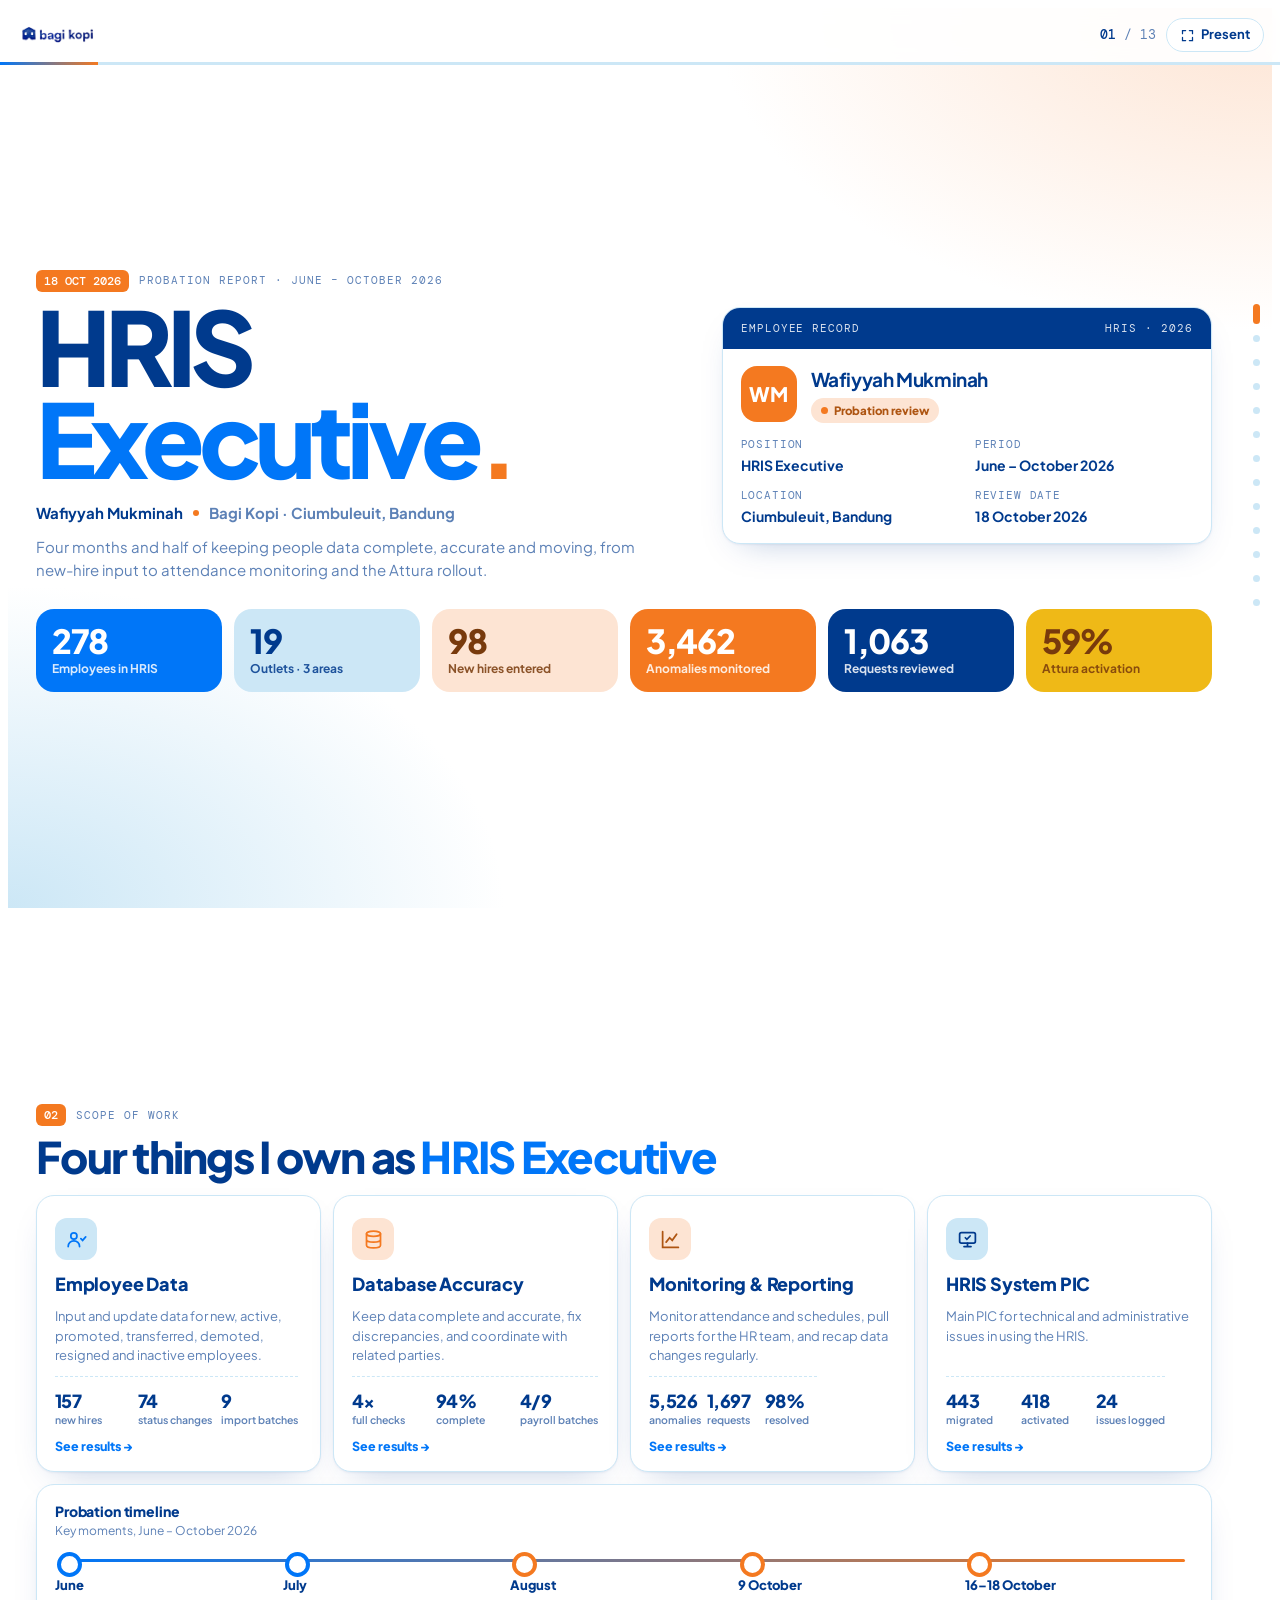
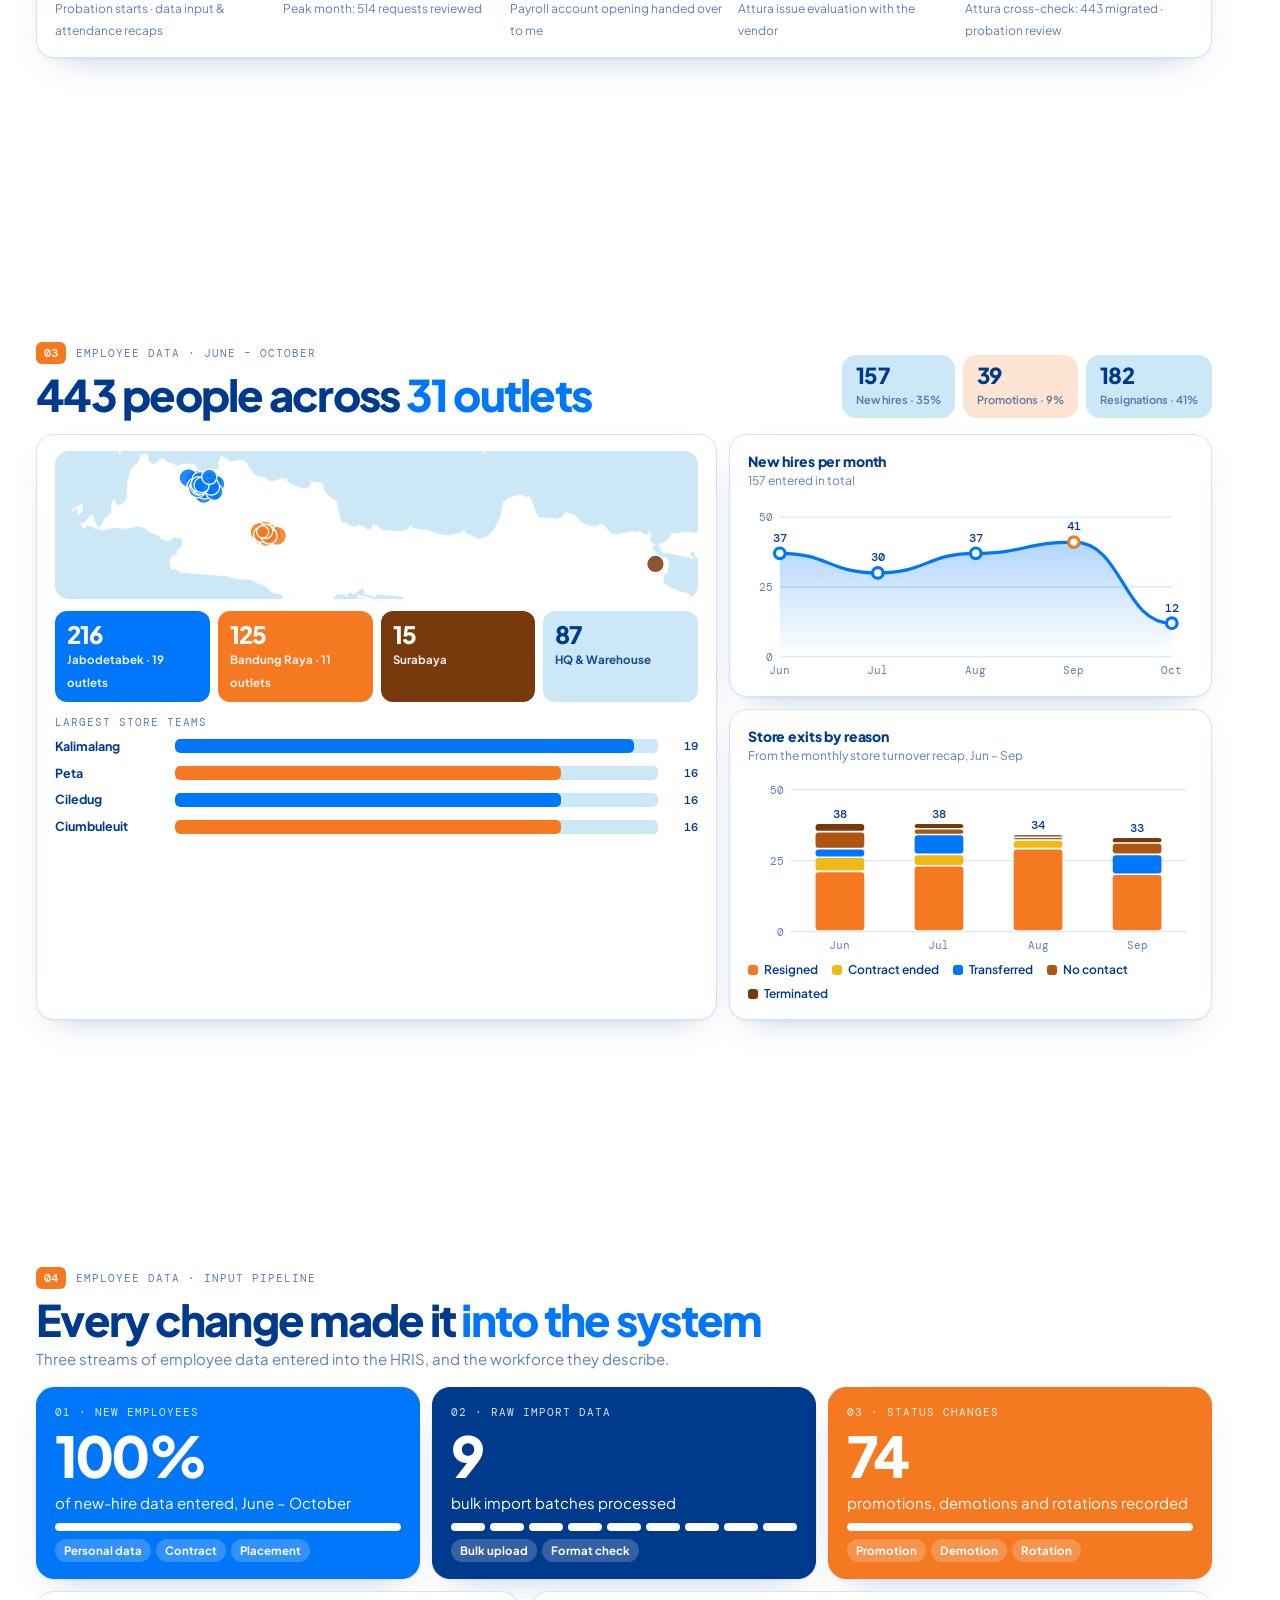
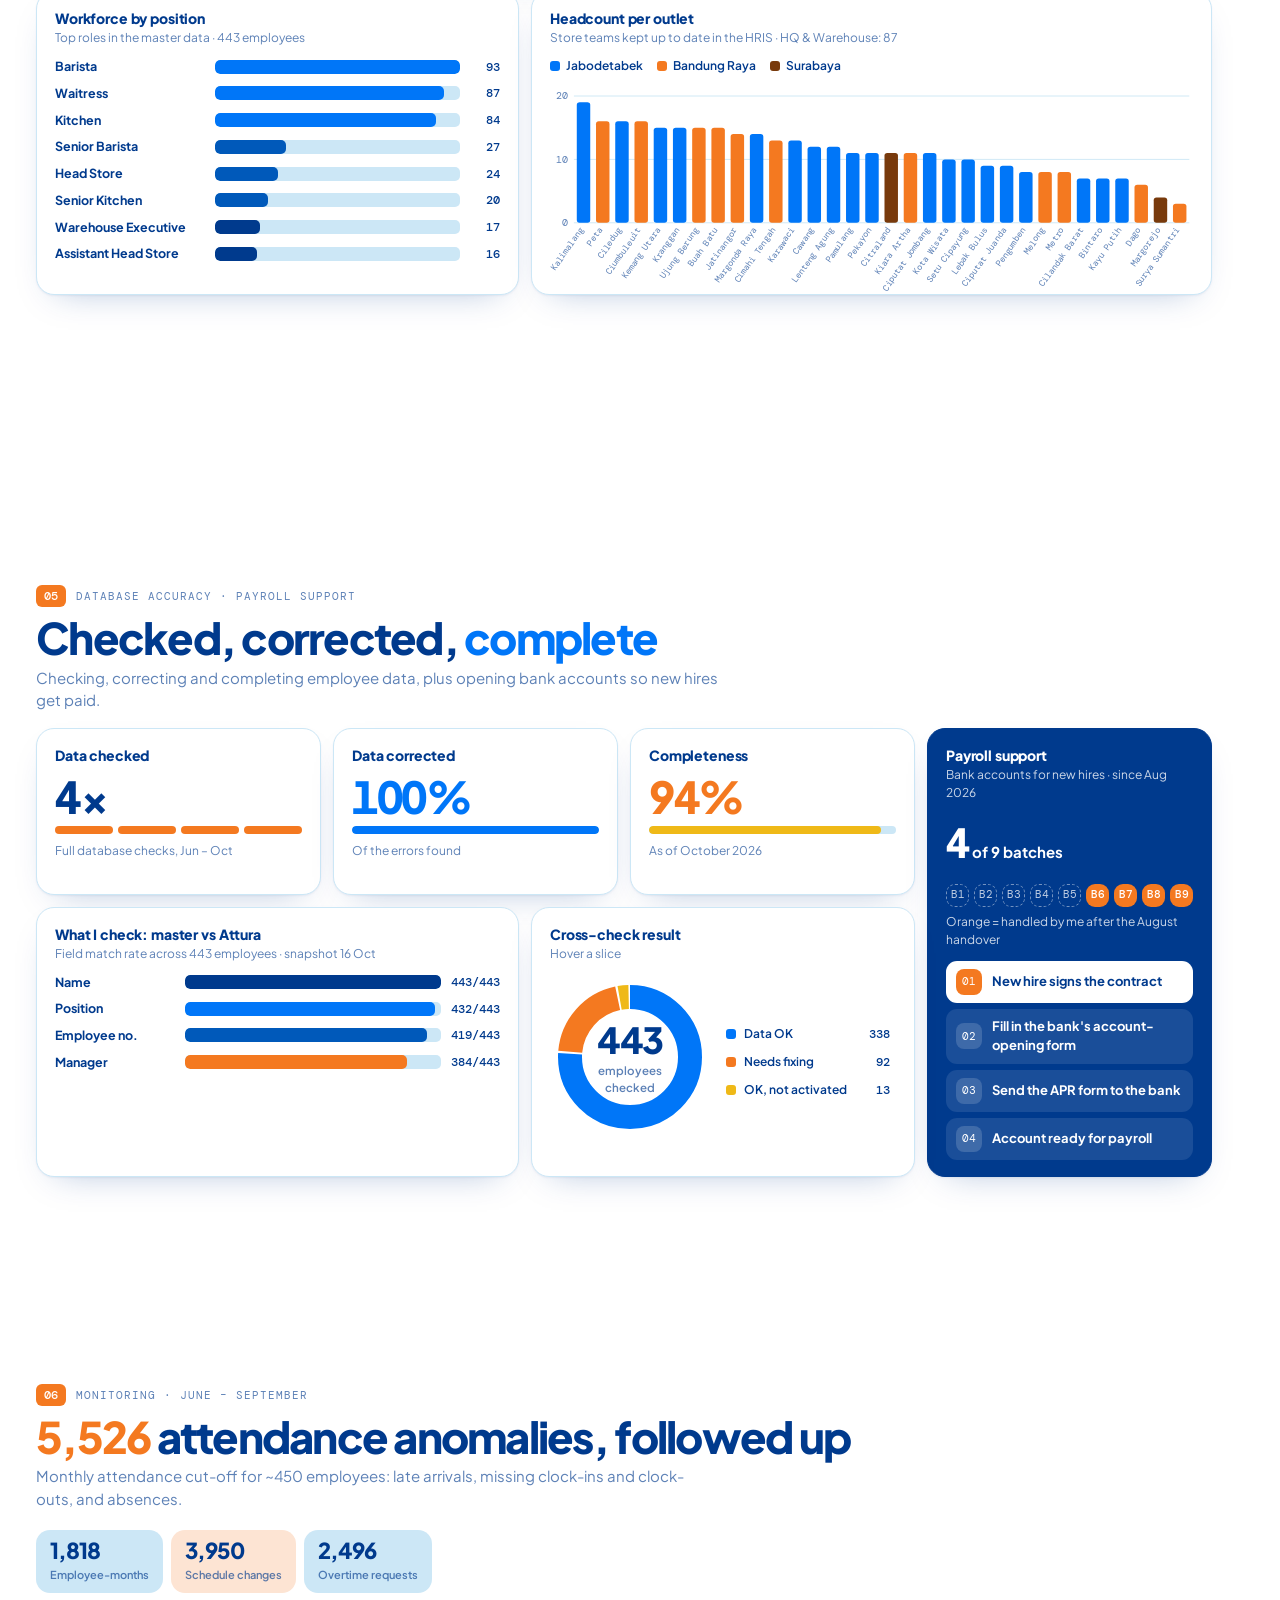
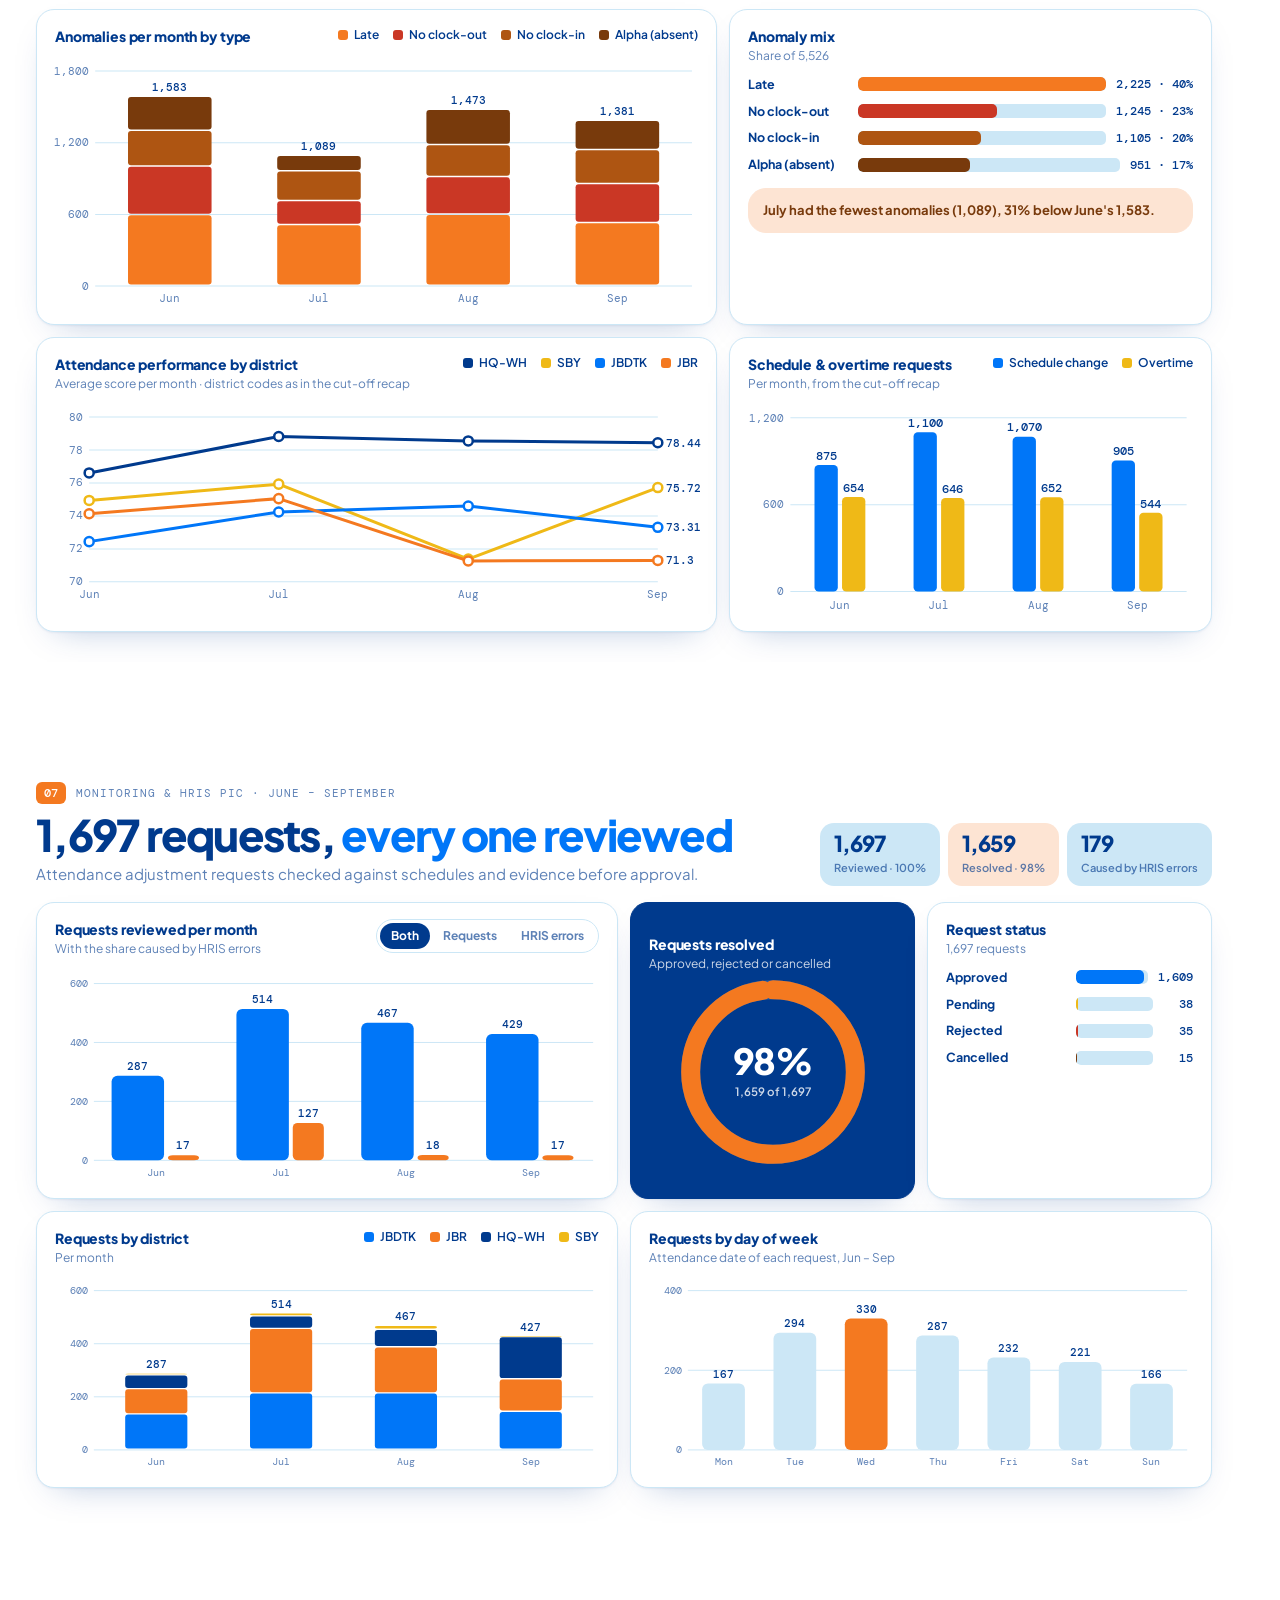
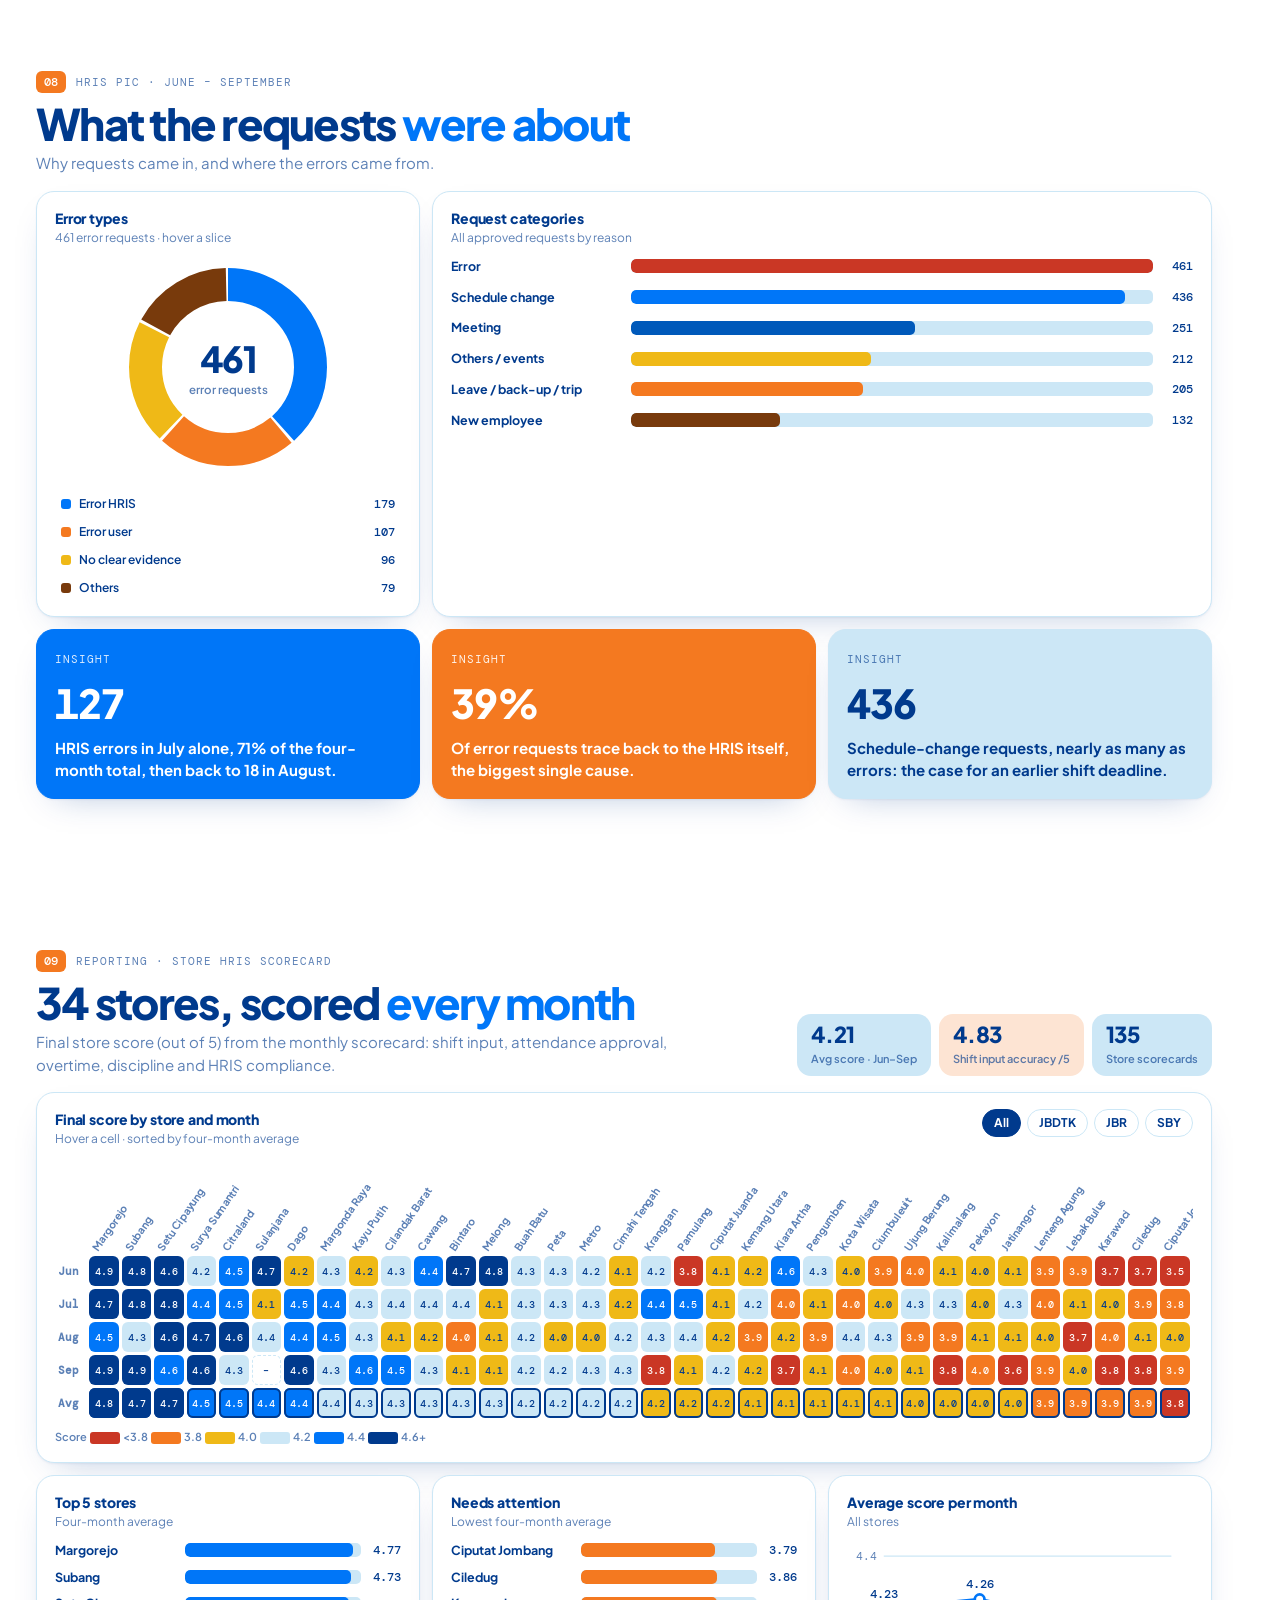
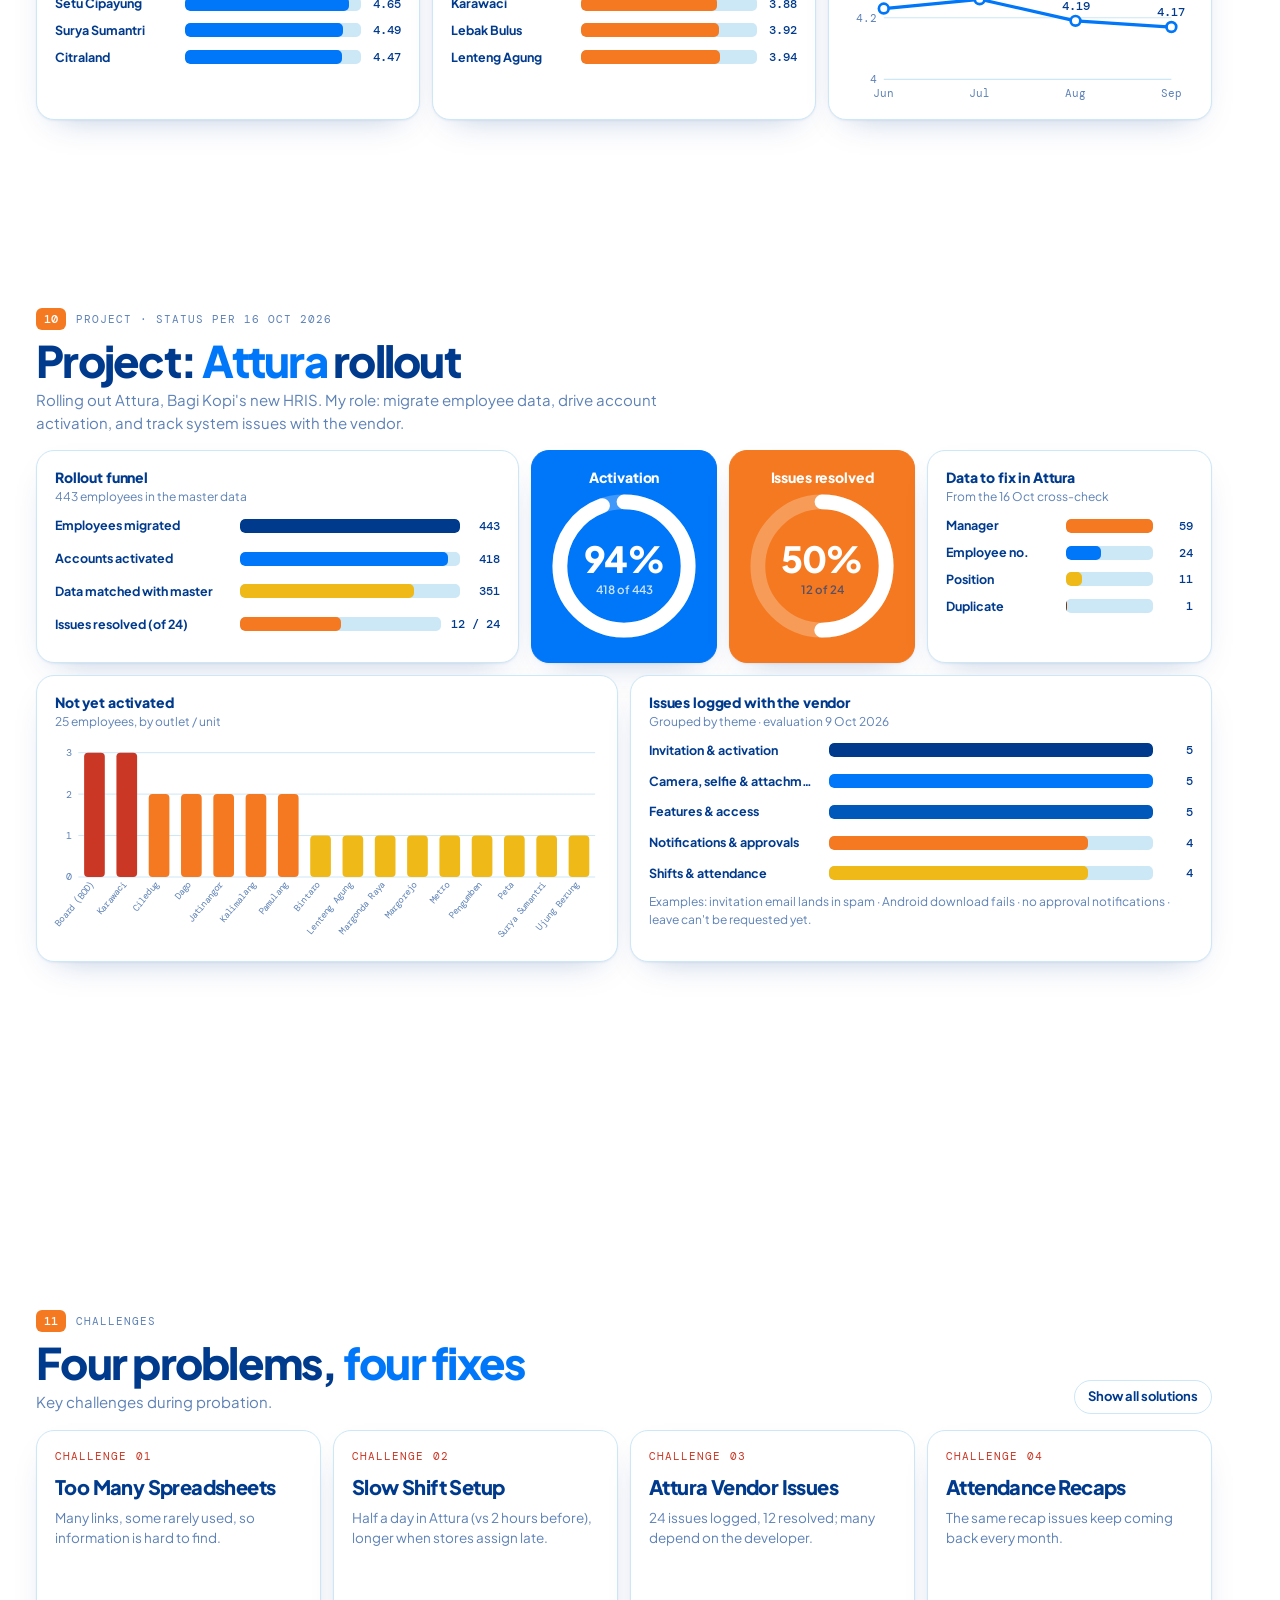
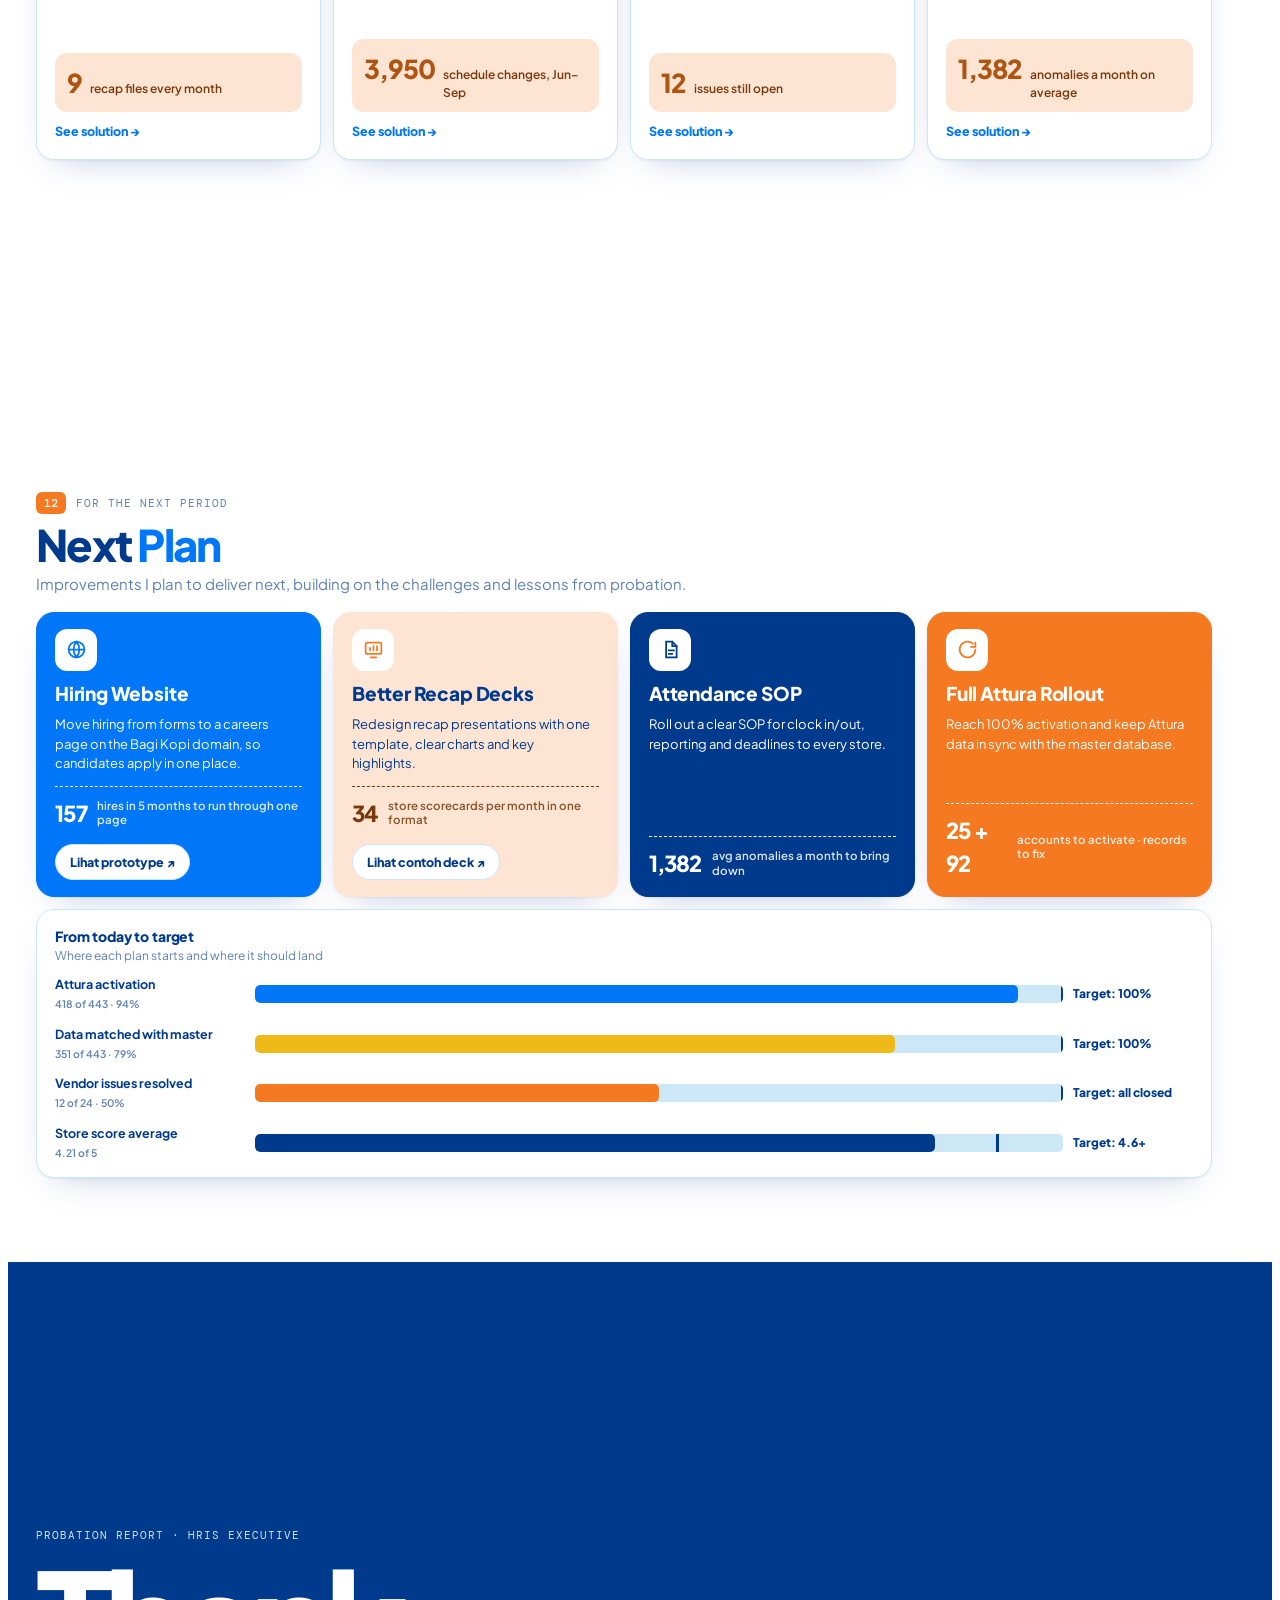
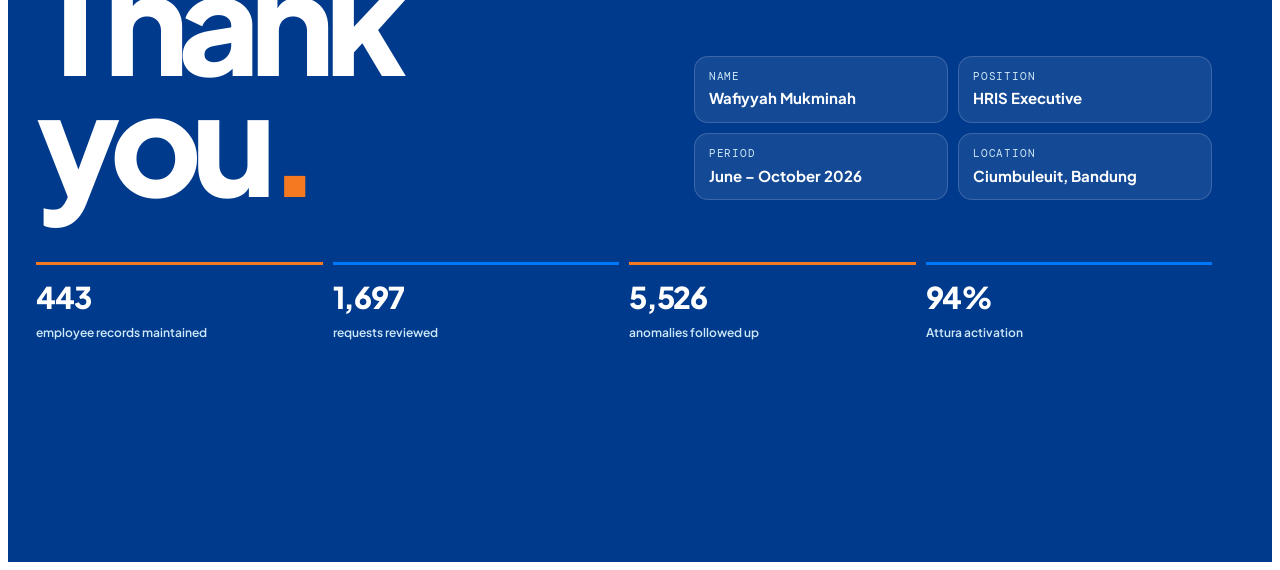
<file: index.html>
<!doctype html><html lang="en"><head><meta charset="utf-8"><meta name="viewport" content="width=device-width,initial-scale=1,viewport-fit=cover"><title>HRIS Probation Report</title>
<meta name="claude:viewport-fit-sides" content="cover">
<link rel="preconnect" href="https://fonts.googleapis.com">
<link rel="preconnect" href="https://fonts.gstatic.com" crossorigin>
<link rel="stylesheet" href="https://fonts.googleapis.com/css2?family=Plus+Jakarta+Sans:wght@400;500;600;700;800&family=DM+Mono:wght@400;500&display=swap">
<link rel="stylesheet" href="style.css"></head><body>

<header class="top">
  <div class="top-in">
    <a class="brand" href="#s1" aria-label="Back to cover"><img src="Picture1.png" alt="Bagi Kopi" style="height:30px;width:auto;display:block"></a>
    <div class="top-r">
      <span class="counter" aria-live="polite"><b id="cur">01</b> / <span id="tot">13</span></span>
      <button class="ibtn" id="fs" type="button"><svg viewBox="0 0 24 24" fill="none" stroke="currentColor" stroke-width="2" stroke-linecap="round"><path d="M4 9V4h5M20 9V4h-5M4 15v5h5M20 15v5h-5"/></svg><span class="lbl">Present</span></button>
    </div>
  </div>
  <div class="prog"><i id="bar"></i></div>
</header>
<nav class="rail" id="rail" aria-label="Slides"></nav>
<div class="tipbox" id="tip"></div>

<main>
<!-- 1 COVER -->
<section class="slide" id="s1" data-title="Cover">
  <div class="wrap cover">
    <div>
      <div class="eb"><span class="no">18 OCT 2026</span><span class="lab">Probation report · June – October 2026</span></div>
      <h1>HRIS<br><span>Executive</span><i>.</i></h1>
      <div class="who"><span>Wafiyyah Mukminah</span><span class="dot"></span><span style="color:var(--soft)">Bagi Kopi · Ciumbuleuit, Bandung</span></div>
      <p class="lede" style="margin-top:12px">Four months and half of keeping people data complete, accurate and moving, from new-hire input to attendance monitoring and the Attura rollout.</p>
    </div>
    <article class="c rec rise" aria-label="Employee record">
      <div class="rec-top"><span class="lab">Employee record</span><span class="lab">HRIS · 2026</span></div>
      <div class="rec-id"><div class="av" aria-hidden="true">WM</div><div><b>Wafiyyah Mukminah</b><span class="pill">Probation review</span></div></div>
      <dl>
        <div><dt>Position</dt><dd>HRIS Executive</dd></div>
        <div><dt>Period</dt><dd>June – October 2026</dd></div>
        <div><dt>Location</dt><dd>Ciumbuleuit, Bandung</dd></div>
        <div><dt>Review date</dt><dd>18 October 2026</dd></div>
      </dl>
    </article>
    <div class="glance">
      <div class="gt rise" style="background:var(--blue);color:var(--white)"><b class="count" data-to="443">443</b><span>Employees in HRIS</span></div>
      <div class="gt rise" style="background:var(--sky)"><b class="count" data-to="31">31</b><span>Outlets · 3 areas</span></div>
      <div class="gt rise" style="background:var(--peach);color:var(--brown)"><b class="count" data-to="157">157</b><span>New hires entered</span></div>
      <div class="gt rise" style="background:var(--orange);color:var(--white)"><b class="count" data-to="5526">5,526</b><span>Anomalies monitored</span></div>
      <div class="gt rise" style="background:var(--navy);color:var(--white)"><b class="count" data-to="1697">1,697</b><span>Requests reviewed</span></div>
      <div class="gt rise" style="background:var(--yellow);color:var(--brown)"><b class="count" data-to="94" data-suffix="%">94%</b><span>Attura activation</span></div>
    </div>
  </div>
</section>

<!-- 2 SCOPE -->
<section class="slide" id="s2" data-title="Scope of Work">
  <div class="wrap">
    <div class="shead"><div><div class="eb"><span class="no">02</span><span class="lab">Scope of work</span></div><h2 class="h2">Four things I own as <em>HRIS Executive</em></h2></div></div>
    <div class="bento">
      <button class="c sc s3 rise" data-go="s3"><div class="band" style="background:var(--blue)"></div><span class="ic" style="background:var(--sky);color:var(--blue)"><svg viewBox="0 0 24 24" fill="none" stroke="currentColor" stroke-width="2" stroke-linecap="round"><circle cx="9" cy="8" r="3.5"/><path d="M2.5 20a6.5 6.5 0 0 1 13 0"/><path d="M17 11l2 2 3.5-4"/></svg></span><h3>Employee Data</h3><p>Input and update data for new, active, promoted, transferred, demoted, resigned and inactive employees.</p><div class="kv"><div><b>157</b><span>new hires</span></div><div><b>74</b><span>status changes</span></div><div><b>9</b><span>import batches</span></div></div><span class="go">See results →</span></button>
      <button class="c sc s3 rise" data-go="s5"><div class="band" style="background:var(--orange)"></div><span class="ic" style="background:var(--peach);color:var(--orange)"><svg viewBox="0 0 24 24" fill="none" stroke="currentColor" stroke-width="2" stroke-linecap="round"><ellipse cx="12" cy="5.5" rx="8" ry="3"/><path d="M4 5.5v13c0 1.7 3.6 3 8 3s8-1.3 8-3v-13M4 12c0 1.7 3.6 3 8 3s8-1.3 8-3"/></svg></span><h3>Database Accuracy</h3><p>Keep data complete and accurate, fix discrepancies, and coordinate with related parties.</p><div class="kv"><div><b>4×</b><span>full checks</span></div><div><b>94%</b><span>complete</span></div><div><b>4/9</b><span>payroll batches</span></div></div><span class="go">See results →</span></button>
      <button class="c sc s3 rise" data-go="s6"><div class="band" style="background:var(--yellow)"></div><span class="ic" style="background:var(--peach);color:var(--rust)"><svg viewBox="0 0 24 24" fill="none" stroke="currentColor" stroke-width="2" stroke-linecap="round"><path d="M3 3v18h18"/><path d="M7 15l4-5 3 3 5-7"/></svg></span><h3>Monitoring & Reporting</h3><p>Monitor attendance and schedules, pull reports for the HR team, and recap data changes regularly.</p><div class="kv"><div><b>5,526</b><span>anomalies</span></div><div><b>1,697</b><span>requests</span></div><div><b>98%</b><span>resolved</span></div></div><span class="go">See results →</span></button>
      <button class="c sc s3 rise" data-go="s10"><div class="band" style="background:var(--navy)"></div><span class="ic" style="background:var(--sky);color:var(--navy)"><svg viewBox="0 0 24 24" fill="none" stroke="currentColor" stroke-width="2" stroke-linecap="round"><rect x="3" y="4" width="18" height="12" rx="2"/><path d="M8 20h8M12 16v4"/><path d="M9.5 10l1.8 1.8L15 8"/></svg></span><h3>HRIS System PIC</h3><p>Main PIC for technical and administrative issues in using the HRIS.</p><div class="kv"><div><b>443</b><span>migrated</span></div><div><b>418</b><span>activated</span></div><div><b>24</b><span>issues logged</span></div></div><span class="go">See results →</span></button>
      <div class="c s12 rise">
        <div class="ch"><div><h3>Probation timeline</h3><p class="sub">Key moments, June – October 2026</p></div></div>
        <div class="tl">
          <div><b>June</b><span>Probation starts · data input & attendance recaps</span></div>
          <div><b>July</b><span>Peak month: 514 requests reviewed</span></div>
          <div><b>August</b><span>Payroll account opening handed over to me</span></div>
          <div><b>9 October</b><span>Attura issue evaluation with the vendor</span></div>
          <div><b>16–18 October</b><span>Attura cross-check: 443 migrated · probation review</span></div>
        </div>
      </div>
    </div>
  </div>
</section>

<!-- 3 EMPLOYEE DATA -->
<section class="slide" id="s3" data-title="Employee Data">
  <div class="wrap">
    <div class="shead">
      <div><div class="eb"><span class="no">03</span><span class="lab">Employee data · June – October</span></div><h2 class="h2">443 people across <em>31 outlets</em></h2></div>
      <div class="strip"><div><b class="count" data-to="157">157</b><span>New hires · 35%</span></div><div><b class="count" data-to="39">39</b><span>Promotions · 9%</span></div><div><b class="count" data-to="182">182</b><span>Resignations · 41%</span></div></div>
    </div>
    <div class="bento">
      <div class="c s7 r2 rise">
        <div class="mapbox"><svg id="map" role="img" aria-label="Map of Java with Bagi Kopi outlets sized by headcount"></svg></div>
        <div class="bento" style="margin-top:12px;grid-template-columns:repeat(4,minmax(0,1fr));gap:8px" id="areaTiles"></div>
        <div style="margin-top:12px"><p class="lab" style="margin-bottom:6px">Largest store teams</p><div class="rows" id="bigOutlets" style="--lw:110px"></div></div>
      </div>
      <div class="c s5 rise">
        <div class="ch"><div><h3>New hires per month</h3><p class="sub">157 entered in total</p></div></div>
        <svg class="ch-svg" id="hires" viewBox="0 0 420 170" role="img" aria-label="New hires per month: Jun 37, Jul 30, Aug 37, Sep 41, Oct 12"></svg>
      </div>
      <div class="c s5 rise">
        <div class="ch"><div><h3>Store exits by reason</h3><p class="sub">From the monthly store turnover recap, Jun – Sep</p></div></div>
        <svg class="ch-svg" id="exits" viewBox="0 0 420 170" role="img" aria-label="Store exits by reason per month"></svg>
        <div class="leg" id="exitsLeg" style="margin-top:6px"></div>
      </div>
    </div>
  </div>
</section>

<!-- 4 DATA INPUT -->
<section class="slide" id="s4" data-title="Data Input">
  <div class="wrap">
    <div class="shead"><div><div class="eb"><span class="no">04</span><span class="lab">Employee data · input pipeline</span></div><h2 class="h2">Every change made it <em>into the system</em></h2><p class="lede">Three streams of employee data entered into the HRIS, and the workforce they describe.</p></div></div>
    <div class="bento">
      <div class="c blue stage s4 rise"><span class="lab" style="color:rgba(255,255,255,.85)">01 · New employees</span><span class="big count" data-to="100" data-suffix="%">100%</span><p>of new-hire data entered, June – October</p><div class="bar" style="background:rgba(255,255,255,.25)"><i class="grow" style="width:100%;background:var(--white)"></i></div><ul><li>Personal data</li><li>Contract</li><li>Placement</li></ul></div>
      <div class="c navy stage s4 rise"><span class="lab" style="color:rgba(255,255,255,.85)">02 · Raw import data</span><span class="big count" data-to="9">9</span><p>bulk import batches processed</p><div class="ticks"><i></i><i></i><i></i><i></i><i></i><i></i><i></i><i></i><i></i></div><ul><li>Bulk upload</li><li>Format check</li></ul></div>
      <div class="c orange stage s4 rise"><span class="lab" style="color:rgba(255,255,255,.9)">03 · Status changes</span><span class="big count" data-to="74">74</span><p>promotions, demotions and rotations recorded</p><div class="bar" style="background:rgba(255,255,255,.25)"><i class="grow" style="width:100%;background:var(--white)"></i></div><ul><li>Promotion</li><li>Demotion</li><li>Rotation</li></ul></div>
      <div class="c s5 rise"><div class="ch"><div><h3>Workforce by position</h3><p class="sub">Top roles in the master data · 443 employees</p></div></div><div class="rows" id="pos" style="--lw:150px"></div></div>
      <div class="c s7 rise"><div class="ch"><div><h3>Headcount per outlet</h3><p class="sub">Store teams kept up to date in the HRIS · HQ & Warehouse: 87</p></div><div class="leg"><span><i style="background:var(--blue)"></i>Jabodetabek</span><span><i style="background:var(--orange)"></i>Bandung Raya</span><span><i style="background:var(--brown)"></i>Surabaya</span></div></div><svg class="ch-svg" id="outletBars" viewBox="0 0 700 210" role="img" aria-label="Employees per outlet"></svg></div>
    </div>
  </div>
</section>

<!-- 5 DATABASE ACCURACY -->
<section class="slide" id="s5" data-title="Database Accuracy">
  <div class="wrap">
    <div class="shead">
      <div><div class="eb"><span class="no">05</span><span class="lab">Database accuracy · payroll support</span></div><h2 class="h2">Checked, corrected, <em>complete</em></h2><p class="lede">Checking, correcting and completing employee data, plus opening bank accounts so new hires get paid.</p></div>
    </div>
    <div class="bento">
      <div class="c s3 rise"><h3>Data checked</h3><p class="n" style="font-size:44px;line-height:1.1;margin:6px 0">4×</p><div class="ticks o"><i></i><i></i><i></i><i></i></div><p class="sub" style="margin-top:8px">Full database checks, Jun – Oct</p></div>
      <div class="c s3 rise"><h3>Data corrected</h3><p class="n count" data-to="100" data-suffix="%" style="font-size:44px;line-height:1.1;margin:6px 0;color:var(--blue)">100%</p><div class="bar"><i class="grow" style="width:100%"></i></div><p class="sub" style="margin-top:8px">Of the errors found</p></div>
      <div class="c s3 rise"><h3>Completeness</h3><p class="n count" data-to="94" data-suffix="%" style="font-size:44px;line-height:1.1;margin:6px 0;color:var(--orange)">94%</p><div class="bar"><i class="grow" style="width:94%;background:var(--yellow)"></i></div><p class="sub" style="margin-top:8px">As of October 2026</p></div>
      <div class="c navy s3 r2 rise" style="grid-row:span 2">
        <h3>Payroll support</h3><p class="sub">Bank accounts for new hires · since Aug 2026</p>
        <p style="margin-top:10px"><span class="n" style="font-size:40px">4</span> <span style="font-weight:700">of 9 batches</span></p>
        <div class="batches" aria-label="9 batches since June; the last 4 handled by me"><span>B1</span><span>B2</span><span>B3</span><span>B4</span><span>B5</span><span class="me">B6</span><span class="me">B7</span><span class="me">B8</span><span class="me">B9</span></div>
        <p class="sub">Orange = handled by me after the August handover</p>
        <ol class="steps" id="steps">
          <li><button type="button" aria-current="true"><span class="sn">01</span><span class="st">New hire signs the contract</span></button></li>
          <li><button type="button"><span class="sn">02</span><span class="st">Fill in the bank's account-opening form</span></button></li>
          <li><button type="button"><span class="sn">03</span><span class="st">Send the APR form to the bank</span></button></li>
          <li><button type="button"><span class="sn">04</span><span class="st">Account ready for payroll</span></button></li>
        </ol>
      </div>
      <div class="c s5 rise">
        <div class="ch"><div><h3>What I check: master vs Attura</h3><p class="sub">Field match rate across 443 employees · snapshot 16 Oct</p></div></div>
        <div class="rows" id="fields" style="--lw:120px"></div>
      </div>
      <div class="c s4 rise">
        <div class="ch"><div><h3>Cross-check result</h3><p class="sub">Hover a slice</p></div></div>
        <div style="display:grid;grid-template-columns:minmax(0,1fr) minmax(0,1.1fr);gap:10px;align-items:center">
          <div class="ring donut" id="xdonut"></div><div class="dleg" id="xleg"></div>
        </div>
      </div>
    </div>
  </div>
</section>

<!-- 6 ATTENDANCE -->
<section class="slide" id="s6" data-title="Attendance Monitoring">
  <div class="wrap">
    <div class="shead">
      <div><div class="eb"><span class="no">06</span><span class="lab">Monitoring · June – September</span></div><h2 class="h2"><em style="color:var(--orange)">5,526</em> attendance anomalies, followed up</h2><p class="lede">Monthly attendance cut-off for ~450 employees: late arrivals, missing clock-ins and clock-outs, and absences.</p></div>
      <div class="strip"><div><b>1,818</b><span>Employee-months</span></div><div><b class="count" data-to="3950">3,950</b><span>Schedule changes</span></div><div><b class="count" data-to="2496">2,496</b><span>Overtime requests</span></div></div>
    </div>
    <div class="bento">
      <div class="c s7 rise">
        <div class="ch"><div><h3>Anomalies per month by type</h3></div><div class="leg" id="anomLeg"></div></div>
        <svg class="ch-svg" id="anom" viewBox="0 0 640 250" role="img" aria-label="Attendance anomalies per month by type"></svg>
      </div>
      <div class="c s5 rise">
        <div class="ch"><div><h3>Anomaly mix</h3><p class="sub">Share of 5,526</p></div></div>
        <div class="rows" id="anomMix" style="--lw:100px;margin-top:6px"></div>
        <div class="c peach" style="margin-top:14px;box-shadow:none;padding:12px 14px"><p style="font-size:13px;font-weight:700;color:var(--brown)">July had the fewest anomalies (1,089), 31% below June's 1,583.</p></div>
      </div>
      <div class="c s7 rise">
        <div class="ch"><div><h3>Attendance performance by district</h3><p class="sub">Average score per month · district codes as in the cut-off recap</p></div><div class="leg" id="perfLeg"></div></div>
        <svg class="ch-svg" id="perf" viewBox="0 0 640 200" role="img" aria-label="Attendance performance by district per month"></svg>
      </div>
      <div class="c s5 rise">
        <div class="ch"><div><h3>Schedule & overtime requests</h3><p class="sub">Per month, from the cut-off recap</p></div><div class="leg"><span><i style="background:var(--blue)"></i>Schedule change</span><span><i style="background:var(--yellow)"></i>Overtime</span></div></div>
        <svg class="ch-svg" id="chgot" viewBox="0 0 420 200" role="img" aria-label="Schedule change and overtime requests per month"></svg>
      </div>
    </div>
  </div>
</section>

<!-- 7 REQUESTS -->
<section class="slide" id="s7" data-title="Attendance Requests">
  <div class="wrap">
    <div class="shead">
      <div><div class="eb"><span class="no">07</span><span class="lab">Monitoring & HRIS PIC · June – September</span></div><h2 class="h2">1,697 requests, <em>every one reviewed</em></h2><p class="lede">Attendance adjustment requests checked against schedules and evidence before approval.</p></div>
      <div class="strip"><div><b>1,697</b><span>Reviewed · 100%</span></div><div><b>1,659</b><span>Resolved · 98%</span></div><div><b>179</b><span>Caused by HRIS errors</span></div></div>
    </div>
    <div class="bento">
      <div class="c s6 rise">
        <div class="ch"><div><h3>Requests reviewed per month</h3><p class="sub">With the share caused by HRIS errors</p></div>
          <div class="seg" id="seg"><button type="button" aria-pressed="true" data-v="both">Both</button><button type="button" aria-pressed="false" data-v="req">Requests</button><button type="button" aria-pressed="false" data-v="err">HRIS errors</button></div></div>
        <svg class="ch-svg" id="cols" viewBox="0 0 560 220" role="img" aria-label="Requests per month: Jun 287, Jul 514, Aug 467, Sep 429; HRIS errors 17, 127, 18, 17"></svg>
      </div>
      <div class="c navy s3 rise" style="display:flex;flex-direction:column;justify-content:center"><h3>Requests resolved</h3><p class="sub">Approved, rejected or cancelled</p><div class="ring" id="ring98"></div></div>
      <div class="c s3 rise"><div class="ch"><div><h3>Request status</h3><p class="sub">1,697 requests</p></div></div><div class="rows" id="status"></div></div>
      <div class="c s6 rise">
        <div class="ch"><div><h3>Requests by district</h3><p class="sub">Per month</p></div><div class="leg" id="raLeg"></div></div>
        <svg class="ch-svg" id="reqArea" viewBox="0 0 560 200" role="img" aria-label="Requests by district per month"></svg>
      </div>
      <div class="c s6 rise">
        <div class="ch"><div><h3>Requests by day of week</h3><p class="sub">Attendance date of each request, Jun – Sep</p></div></div>
        <svg class="ch-svg" id="days" viewBox="0 0 560 200" role="img" aria-label="Requests by weekday"></svg>
      </div>
    </div>
  </div>
</section>

<!-- 8 HRIS ISSUES -->
<section class="slide" id="s8" data-title="HRIS Issues">
  <div class="wrap">
    <div class="shead"><div><div class="eb"><span class="no">08</span><span class="lab">HRIS PIC · June – September</span></div><h2 class="h2">What the requests <em>were about</em></h2><p class="lede">Why requests came in, and where the errors came from.</p></div></div>
    <div class="bento">
      <div class="c s4 rise">
        <div class="ch"><div><h3>Error types</h3><p class="sub">461 error requests · hover a slice</p></div></div>
        <div class="ring donut" id="donut" style="max-width:220px"></div>
        <div class="dleg" id="dleg"></div>
      </div>
      <div class="c s8 rise">
        <div class="ch"><div><h3>Request categories</h3><p class="sub">All approved requests by reason</p></div></div>
        <div class="rows" id="issues" style="--lw:170px;gap:12px;margin-top:6px"></div>
      </div>
      <div class="c blue s4 rise"><span class="lab" style="color:rgba(255,255,255,.85)">Insight</span><p class="n" style="font-size:40px;margin:4px 0">127</p><p style="font-weight:700">HRIS errors in July alone, 71% of the four-month total, then back to 18 in August.</p></div>
      <div class="c orange s4 rise"><span class="lab" style="color:rgba(255,255,255,.9)">Insight</span><p class="n" style="font-size:40px;margin:4px 0">39%</p><p style="font-weight:700">Of error requests trace back to the HRIS itself, the biggest single cause.</p></div>
      <div class="c skyf s4 rise"><span class="lab">Insight</span><p class="n" style="font-size:40px;margin:4px 0">436</p><p style="font-weight:700">Schedule-change requests, nearly as many as errors: the case for an earlier shift deadline.</p></div>
    </div>
  </div>
</section>

<!-- 9 STORE SCORECARD -->
<section class="slide" id="s9" data-title="Store Scorecard">
  <div class="wrap">
    <div class="shead">
      <div><div class="eb"><span class="no">09</span><span class="lab">Reporting · store HRIS scorecard</span></div><h2 class="h2">34 stores, scored <em>every month</em></h2><p class="lede">Final store score (out of 5) from the monthly scorecard: shift input, attendance approval, overtime, discipline and HRIS compliance.</p></div>
      <div class="strip"><div><b>4.21</b><span>Avg score · Jun–Sep</span></div><div><b>4.83</b><span>Shift input accuracy /5</span></div><div><b>135</b><span>Store scorecards</span></div></div>
    </div>
    <div class="bento">
      <div class="c s12 rise">
        <div class="ch"><div><h3>Final score by store and month</h3><p class="sub">Hover a cell · sorted by four-month average</p></div>
          <div style="display:flex;gap:10px;flex-wrap:wrap;align-items:center"><div class="chips" id="hmChips"></div></div></div>
        <div class="hm" id="hm"></div>
        <div class="scale" style="margin-top:8px"><span>Score</span><i style="background:var(--red)"></i>&lt;3.8<i style="background:var(--orange)"></i>3.8<i style="background:var(--yellow)"></i>4.0<i style="background:var(--sky)"></i>4.2<i style="background:var(--blue)"></i>4.4<i style="background:var(--navy)"></i>4.6+</div>
      </div>
      <div class="c s4 rise"><div class="ch"><div><h3>Top 5 stores</h3><p class="sub">Four-month average</p></div></div><div class="rows" id="top5" style="--lw:120px"></div></div>
      <div class="c s4 rise"><div class="ch"><div><h3>Needs attention</h3><p class="sub">Lowest four-month average</p></div></div><div class="rows" id="bot5" style="--lw:120px"></div></div>
      <div class="c s4 rise"><div class="ch"><div><h3>Average score per month</h3><p class="sub">All stores</p></div></div><svg class="ch-svg" id="avgLine" viewBox="0 0 320 150" role="img" aria-label="Average store score per month"></svg></div>
    </div>
  </div>
</section>

<!-- 10 ATTURA -->
<section class="slide" id="s10" data-title="Project: Attura">
  <div class="wrap">
    <div class="shead">
      <div><div class="eb"><span class="no">10</span><span class="lab">Project · status per 16 Oct 2026</span></div><h2 class="h2">Project: <em>Attura</em> rollout</h2><p class="lede">Rolling out Attura, Bagi Kopi's new HRIS. My role: migrate employee data, drive account activation, and track system issues with the vendor.</p></div>
    </div>
    <div class="bento">
      <div class="c s5 rise">
        <div class="ch"><div><h3>Rollout funnel</h3><p class="sub">443 employees in the master data</p></div></div>
        <div class="rows" id="funnel" style="--lw:175px;gap:14px;margin-top:8px"></div>
      </div>
      <div class="c blue s2 rise" style="text-align:center"><h3>Activation</h3><div class="ring" id="ring94"></div></div>
      <div class="c orange s2 rise" style="text-align:center"><h3>Issues resolved</h3><div class="ring" id="ring50"></div></div>
      <div class="c s3 rise"><div class="ch"><div><h3>Data to fix in Attura</h3><p class="sub">From the 16 Oct cross-check</p></div></div><div class="rows" id="fix" style="--lw:110px"></div></div>
      <div class="c s6 rise"><div class="ch"><div><h3>Not yet activated</h3><p class="sub">25 employees, by outlet / unit</p></div></div><svg class="ch-svg" id="actBars" viewBox="0 0 560 210" role="img" aria-label="Employees not yet activated per outlet"></svg></div>
      <div class="c s6 rise">
        <div class="ch"><div><h3>Issues logged with the vendor</h3><p class="sub">Grouped by theme · evaluation 9 Oct 2026</p></div></div>
        <div class="rows" id="themes" style="--lw:170px;gap:12px"></div>
        <p class="sub" style="margin-top:10px">Examples: invitation email lands in spam · Android download fails · no approval notifications · leave can't be requested yet.</p>
      </div>
    </div>
  </div>
</section>

<!-- 11 CHALLENGES -->
<section class="slide" id="s11" data-title="Challenges">
  <div class="wrap">
    <div class="shead"><div><div class="eb"><span class="no">11</span><span class="lab">Challenges</span></div><h2 class="h2">Four problems, <em>four fixes</em></h2><p class="lede">Key challenges during probation.</p></div><button class="ibtn" id="flipAll" type="button">Show all solutions</button></div>
    <div class="bento" id="chal"></div>
  </div>
</section>

<!-- 12 NEXT PLAN -->
<section class="slide" id="s12" data-title="Next Plan">
  <div class="wrap">
    <div class="shead"><div><div class="eb"><span class="no">12</span><span class="lab">For the next period</span></div><h2 class="h2">Next <em>Plan</em></h2><p class="lede">Improvements I plan to deliver next, building on the challenges and lessons from probation.</p></div></div>
    <div class="bento">
      <div class="c blue plan s3 rise"><span class="ic" style="color:var(--blue)"><svg viewBox="0 0 24 24" fill="none" stroke="currentColor" stroke-width="2" stroke-linecap="round"><circle cx="12" cy="12" r="9"/><path d="M3 12h18M12 3a14 14 0 0 1 0 18M12 3a14 14 0 0 0 0 18"/></svg></span><h3>Hiring Website</h3><p>Move hiring from forms to a careers page on the Bagi Kopi domain, so candidates apply in one place.</p><div class="tg"><b>157</b><span>hires in 5 months to run through one page</span></div><a class="plink" href="https://bagikopi-ats.vercel.app/lowongan" target="_blank" rel="noopener">Lihat prototype ↗</a></div>
      <div class="c peach plan s3 rise"><span class="ic" style="color:var(--orange)"><svg viewBox="0 0 24 24" fill="none" stroke="currentColor" stroke-width="2" stroke-linecap="round"><rect x="3" y="4" width="18" height="13" rx="2"/><path d="M8 13v-3M12 13V8M16 13v-5M9 21h6"/></svg></span><h3>Better Recap Decks</h3><p>Redesign recap presentations with one template, clear charts and key highlights.</p><div class="tg" style="color:var(--brown)"><b>34</b><span>store scorecards per month in one format</span></div><a class="plink" href="https://docs.google.com/presentation/d/11hEKw2F2UWXjEiSSVmJshkkUrZtdPiTcLPwjMyQnzCE/edit?slide=id.p2#slide=id.p2" target="_blank" rel="noopener">Lihat contoh deck ↗</a></div>
      <div class="c navy plan s3 rise"><span class="ic" style="color:var(--navy)"><svg viewBox="0 0 24 24" fill="none" stroke="currentColor" stroke-width="2" stroke-linecap="round"><path d="M7 3h7l5 5v13H7z"/><path d="M14 3v5h5M10 13h6M10 17h4"/></svg></span><h3>Attendance SOP</h3><p>Roll out a clear SOP for clock in/out, reporting and deadlines to every store.</p><div class="tg"><b>1,382</b><span>avg anomalies a month to bring down</span></div></div>
      <div class="c orange plan s3 rise"><span class="ic" style="color:var(--orange)"><svg viewBox="0 0 24 24" fill="none" stroke="currentColor" stroke-width="2" stroke-linecap="round"><path d="M21 12a9 9 0 1 1-3-6.7"/><path d="M21 4v5h-5"/></svg></span><h3>Full Attura Rollout</h3><p>Reach 100% activation and keep Attura data in sync with the master database.</p><div class="tg"><b>25 + 92</b><span>accounts to activate · records to fix</span></div></div>
      <div class="c s12 rise">
        <div class="ch"><div><h3>From today to target</h3><p class="sub">Where each plan starts and where it should land</p></div></div>
        <div class="rows" id="targets" style="--lw:190px;gap:12px"></div>
      </div>
    </div>
  </div>
</section>

<!-- 13 THANKS -->
<section class="slide" id="s13" data-title="Thank You">
  <div class="wrap thanks">
    <div><p class="lab" style="color:var(--sky);margin-bottom:14px">Probation report · HRIS Executive</p><h2>Thank<br>you<span>.</span></h2></div>
    <dl class="tg2">
      <div><dt>Name</dt><dd>Wafiyyah Mukminah</dd></div>
      <div><dt>Position</dt><dd>HRIS Executive</dd></div>
      <div><dt>Period</dt><dd>June – October 2026</dd></div>
      <div><dt>Location</dt><dd>Ciumbuleuit, Bandung</dd></div>
    </dl>
    <div class="recap"><div><b>443</b><span>employee records maintained</span></div><div><b>1,697</b><span>requests reviewed</span></div><div><b>5,526</b><span>anomalies followed up</span></div><div><b>94%</b><span>Attura activation</span></div></div>
  </div>
</section>
</main>

<script>
(function(){
const JAVA={"geometry":{"coordinates":[[[[113.406,-8.453],[113.412,-8.467],[113.409,-8.487],[113.372,-8.495],[113.292,-8.495],[113.282,-8.488],[113.278,-8.473],[113.282,-8.457],[113.296,-8.447],[113.289,-8.433],[113.34,-8.444],[113.395,-8.447],[113.406,-8.453]]],[[[109.883,-7.845],[109.657,-7.782],[109.486,-7.762],[109.426,-7.774],[109.415,-7.758],[109.397,-7.747],[109.403,-7.726],[109.369,-7.713],[109.098,-7.687],[109.047,-7.702],[109.021,-7.732],[109.014,-7.733],[108.974,-7.702],[108.902,-7.69],[108.89,-7.679],[108.873,-7.611],[108.827,-7.631],[108.807,-7.658],[108.761,-7.693],[108.714,-7.666],[108.692,-7.672],[108.673,-7.691],[108.68,-7.71],[108.673,-7.721],[108.652,-7.716],[108.646,-7.693],[108.639,-7.688],[108.559,-7.687],[108.54,-7.692],[108.508,-7.719],[108.495,-7.793],[108.454,-7.819],[108.327,-7.817],[108.138,-7.787],[107.954,-7.74],[107.865,-7.745],[107.83,-7.729],[107.828,-7.7],[107.807,-7.687],[107.687,-7.662],[107.661,-7.614],[107.625,-7.598],[107.591,-7.57],[107.481,-7.538],[107.471,-7.517],[107.426,-7.508],[107.411,-7.496],[107.362,-7.504],[107.212,-7.485],[107.107,-7.456],[106.523,-7.411],[106.481,-7.376],[106.434,-7.362],[106.398,-7.378],[106.399,-7.335],[106.375,-7.31],[106.386,-7.231],[106.415,-7.188],[106.433,-7.179],[106.467,-7.176],[106.473,-7.167],[106.457,-7.145],[106.541,-7.055],[106.537,-6.983],[106.511,-6.964],[106.481,-6.967],[106.452,-6.955],[106.424,-6.963],[106.402,-6.993],[106.355,-7.003],[106.333,-7.001],[106.289,-6.987],[106.273,-6.969],[106.254,-6.964],[106.244,-6.946],[106.201,-6.914],[106.168,-6.916],[106.125,-6.896],[106.053,-6.837],[105.979,-6.818],[105.919,-6.824],[105.902,-6.83],[105.898,-6.843],[105.884,-6.848],[105.874,-6.835],[105.775,-6.85],[105.703,-6.836],[105.555,-6.856],[105.535,-6.872],[105.498,-6.861],[105.486,-6.868],[105.46,-6.845],[105.442,-6.843],[105.42,-6.857],[105.398,-6.83],[105.356,-6.813],[105.311,-6.81],[105.301,-6.814],[105.291,-6.841],[105.275,-6.849],[105.256,-6.842],[105.236,-6.788],[105.217,-6.772],[105.227,-6.763],[105.261,-6.767],[105.275,-6.762],[105.319,-6.72],[105.346,-6.671],[105.364,-6.665],[105.39,-6.681],[105.408,-6.706],[105.412,-6.739],[105.441,-6.794],[105.454,-6.809],[105.471,-6.816],[105.49,-6.809],[105.503,-6.791],[105.529,-6.723],[105.622,-6.632],[105.628,-6.616],[105.619,-6.533],[105.644,-6.482],[105.656,-6.473],[105.678,-6.475],[105.682,-6.512],[105.711,-6.535],[105.739,-6.53],[105.782,-6.512],[105.809,-6.477],[105.824,-6.435],[105.821,-6.401],[105.832,-6.229],[105.867,-6.11],[105.888,-6.071],[105.977,-5.983],[105.997,-5.918],[106.02,-5.893],[106.053,-5.881],[106.085,-5.886],[106.107,-5.911],[106.112,-5.975],[106.118,-5.986],[106.159,-6.01],[106.176,-6.014],[106.209,-5.998],[106.257,-5.942],[106.299,-5.945],[106.361,-5.993],[106.409,-6.004],[106.47,-6.034],[106.495,-6.035],[106.528,-6.012],[106.549,-6.007],[106.685,-6.012],[106.721,-6.031],[106.738,-6.084],[106.752,-6.096],[106.793,-6.104],[106.838,-6.103],[106.993,-6.079],[107.005,-6.072],[107.015,-6.029],[106.999,-6.004],[107.026,-5.959],[107.021,-5.924],[107.044,-5.914],[107.08,-5.922],[107.114,-5.938],[107.15,-5.973],[107.17,-5.98],[107.205,-5.977],[107.281,-5.955],[107.354,-5.976],[107.47,-6.145],[107.563,-6.184],[107.621,-6.187],[107.655,-6.225],[107.678,-6.238],[107.7,-6.227],[107.716,-6.236],[107.732,-6.233],[107.783,-6.206],[107.81,-6.211],[107.811,-6.189],[107.826,-6.185],[107.848,-6.192],[107.849,-6.206],[107.864,-6.206],[107.885,-6.187],[107.896,-6.21],[107.896,-6.231],[107.947,-6.263],[108.094,-6.327],[108.142,-6.323],[108.195,-6.287],[108.204,-6.276],[108.205,-6.25],[108.187,-6.231],[108.198,-6.228],[108.249,-6.247],[108.311,-6.249],[108.332,-6.262],[108.339,-6.251],[108.36,-6.246],[108.372,-6.34],[108.455,-6.442],[108.54,-6.487],[108.575,-6.67],[108.605,-6.762],[108.663,-6.767],[108.705,-6.796],[108.749,-6.812],[108.792,-6.811],[108.835,-6.788],[108.843,-6.798],[108.89,-6.809],[108.923,-6.845],[108.945,-6.849],[108.983,-6.842],[109.001,-6.789],[109.021,-6.789],[109.053,-6.802],[109.092,-6.831],[109.143,-6.856],[109.352,-6.876],[109.438,-6.86],[109.493,-6.802],[109.532,-6.835],[109.726,-6.863],[109.896,-6.918],[109.941,-6.923],[109.984,-6.923],[110.139,-6.897],[110.178,-6.856],[110.188,-6.86],[110.198,-6.891],[110.213,-6.9],[110.293,-6.931],[110.356,-6.973],[110.381,-6.976],[110.415,-6.957],[110.456,-6.951],[110.486,-6.938],[110.572,-6.836],[110.645,-6.688],[110.657,-6.644],[110.665,-6.565],[110.682,-6.522],[110.671,-6.5],[110.702,-6.489],[110.73,-6.457],[110.842,-6.418],[110.925,-6.404],[110.973,-6.432],[111.002,-6.431],[111.011,-6.421],[111.059,-6.47],[111.065,-6.509],[111.119,-6.65],[111.144,-6.692],[111.366,-6.712],[111.429,-6.699],[111.444,-6.689],[111.493,-6.623],[111.52,-6.64],[111.577,-6.651],[111.61,-6.665],[111.695,-6.755],[111.74,-6.782],[111.807,-6.799],[111.882,-6.809],[111.937,-6.785],[111.959,-6.779],[111.976,-6.785],[112.084,-6.906],[112.151,-6.91],[112.237,-6.891],[112.299,-6.887],[112.34,-6.873],[112.364,-6.871],[112.415,-6.883],[112.435,-6.871],[112.455,-6.875],[112.501,-6.911],[112.543,-6.918],[112.557,-6.908],[112.563,-6.867],[112.583,-6.871],[112.604,-6.905],[112.583,-6.99],[112.618,-7.041],[112.629,-7.045],[112.657,-7.038],[112.666,-7.055],[112.618,-7.071],[112.611,-7.079],[112.614,-7.091],[112.633,-7.124],[112.658,-7.138],[112.684,-7.175],[112.679,-7.193],[112.664,-7.199],[112.604,-7.193],[112.62,-7.215],[112.701,-7.255],[112.745,-7.205],[112.768,-7.199],[112.798,-7.219],[112.823,-7.263],[112.826,-7.293],[112.816,-7.347],[112.816,-7.387],[112.807,-7.407],[112.77,-7.433],[112.761,-7.449],[112.761,-7.531],[112.845,-7.593],[112.972,-7.648],[113.037,-7.655],[113.056,-7.663],[113.133,-7.728],[113.2,-7.747],[113.241,-7.741],[113.261,-7.75],[113.285,-7.782],[113.299,-7.789],[113.323,-7.786],[113.414,-7.736],[113.473,-7.722],[113.505,-7.704],[113.529,-7.7],[113.659,-7.72],[113.7,-7.707],[113.723,-7.708],[113.786,-7.726],[113.804,-7.722],[113.837,-7.686],[113.855,-7.677],[113.909,-7.686],[113.945,-7.678],[114.016,-7.618],[114.046,-7.612],[114.077,-7.631],[114.14,-7.701],[114.172,-7.713],[114.196,-7.714],[114.259,-7.7],[114.274,-7.705],[114.325,-7.75],[114.389,-7.758],[114.446,-7.795],[114.46,-7.81],[114.467,-7.831],[114.46,-7.895],[114.44,-7.933],[114.447,-7.967],[114.447,-8.014],[114.405,-8.158],[114.359,-8.409],[114.36,-8.431],[114.372,-8.453],[114.377,-8.519],[114.389,-8.528],[114.401,-8.517],[114.406,-8.447],[114.423,-8.465],[114.426,-8.562],[114.445,-8.603],[114.461,-8.618],[114.511,-8.628],[114.536,-8.645],[114.589,-8.664],[114.626,-8.716],[114.625,-8.741],[114.597,-8.776],[114.555,-8.778],[114.468,-8.748],[114.445,-8.744],[114.389,-8.748],[114.367,-8.741],[114.37,-8.726],[114.392,-8.7],[114.385,-8.665],[114.35,-8.633],[114.303,-8.612],[114.262,-8.611],[114.197,-8.646],[114.175,-8.62],[114.148,-8.622],[114.104,-8.638],[114.059,-8.631],[114.032,-8.604],[113.98,-8.62],[113.968,-8.604],[113.974,-8.568],[113.964,-8.562],[113.923,-8.577],[113.88,-8.566],[113.837,-8.542],[113.823,-8.556],[113.814,-8.508],[113.806,-8.501],[113.774,-8.508],[113.751,-8.528],[113.724,-8.528],[113.72,-8.501],[113.707,-8.492],[113.673,-8.495],[113.658,-8.485],[113.64,-8.459],[113.597,-8.447],[113.573,-8.426],[113.527,-8.429],[113.49,-8.408],[113.467,-8.378],[113.446,-8.376],[113.414,-8.39],[113.395,-8.381],[113.346,-8.324],[113.323,-8.309],[113.241,-8.281],[113.198,-8.277],[113.07,-8.292],[113.027,-8.303],[112.987,-8.323],[112.937,-8.381],[112.903,-8.404],[112.871,-8.392],[112.857,-8.393],[112.834,-8.376],[112.818,-8.397],[112.808,-8.399],[112.784,-8.387],[112.748,-8.413],[112.702,-8.422],[112.673,-8.447],[112.612,-8.416],[112.521,-8.392],[112.442,-8.392],[112.399,-8.372],[112.377,-8.371],[112.384,-8.358],[112.366,-8.342],[112.342,-8.333],[112.295,-8.33],[112.258,-8.343],[112.244,-8.342],[112.209,-8.324],[112.025,-8.305],[111.971,-8.278],[111.919,-8.303],[111.899,-8.296],[111.875,-8.274],[111.822,-8.269],[111.792,-8.257],[111.781,-8.261],[111.771,-8.282],[111.77,-8.317],[111.751,-8.323],[111.735,-8.294],[111.726,-8.289],[111.717,-8.293],[111.695,-8.346],[111.711,-8.361],[111.696,-8.371],[111.654,-8.358],[111.631,-8.323],[111.624,-8.323],[111.613,-8.337],[111.562,-8.317],[111.548,-8.316],[111.518,-8.33],[111.449,-8.313],[111.442,-8.297],[111.442,-8.276],[111.425,-8.269],[111.39,-8.275],[111.363,-8.261],[111.301,-8.263],[111.276,-8.248],[111.162,-8.282],[111.148,-8.254],[111.115,-8.242],[111.103,-8.207],[111.096,-8.208],[111.067,-8.253],[111.017,-8.255],[110.931,-8.22],[110.848,-8.201],[110.715,-8.193],[110.691,-8.176],[110.639,-8.163],[110.603,-8.145],[110.603,-8.152],[110.549,-8.128],[110.477,-8.112],[110.411,-8.076],[110.38,-8.073],[110.328,-8.021],[110.287,-8.015],[110.034,-7.885],[109.932,-7.855],[109.906,-7.838],[109.883,-7.845]]],[[[105.884,-5.0],[105.867,-5.041],[105.862,-5.127],[105.865,-5.256],[105.84,-5.337],[105.833,-5.383],[105.84,-5.469],[105.824,-5.53],[105.833,-5.634],[105.805,-5.718],[105.794,-5.796],[105.783,-5.829],[105.73,-5.897],[105.72,-5.887],[105.719,-5.849],[105.713,-5.832],[105.681,-5.819],[105.602,-5.81],[105.586,-5.791],[105.581,-5.713],[105.569,-5.68],[105.545,-5.658],[105.525,-5.679],[105.484,-5.659],[105.398,-5.581],[105.311,-5.466],[105.28,-5.444],[105.25,-5.459],[105.246,-5.479],[105.257,-5.517],[105.239,-5.569],[105.231,-5.576],[105.202,-5.569],[105.18,-5.58],[105.18,-5.597],[105.196,-5.64],[105.196,-5.668],[105.216,-5.698],[105.155,-5.727],[105.158,-5.743],[105.215,-5.759],[105.202,-5.774],[105.163,-5.786],[105.131,-5.787],[105.118,-5.782],[105.073,-5.746],[104.901,-5.671],[104.839,-5.623],[104.791,-5.609],[104.698,-5.516],[104.623,-5.491],[104.613,-5.479],[104.606,-5.479],[104.613,-5.499],[104.6,-5.499],[104.6,-5.0],[105.884,-5.0]]],[[[104.689,-5.808],[104.702,-5.887],[104.716,-5.921],[104.699,-5.93],[104.6,-5.929],[104.6,-5.666],[104.689,-5.808]]],[[[115.573,-8.672],[115.598,-8.719],[115.616,-8.74],[115.624,-8.769],[115.589,-8.807],[115.561,-8.799],[115.505,-8.761],[115.489,-8.741],[115.468,-8.732],[115.518,-8.67],[115.535,-8.674],[115.55,-8.666],[115.573,-8.672]]],[[[116.2,-8.917],[116.178,-8.888],[116.152,-8.876],[116.106,-8.875],[116.101,-8.889],[116.091,-8.896],[116.077,-8.895],[116.064,-8.884],[116.083,-8.873],[116.084,-8.865],[116.069,-8.856],[116.04,-8.865],[116.036,-8.871],[116.04,-8.902],[116.019,-8.908],[116.002,-8.899],[115.989,-8.867],[115.969,-8.849],[115.944,-8.858],[115.928,-8.855],[115.867,-8.821],[115.839,-8.817],[115.829,-8.792],[115.834,-8.749],[115.849,-8.725],[115.869,-8.731],[115.879,-8.725],[115.892,-8.755],[115.954,-8.754],[115.983,-8.737],[116.023,-8.748],[116.041,-8.734],[116.051,-8.734],[116.066,-8.76],[116.088,-8.737],[116.091,-8.727],[116.06,-8.714],[116.073,-8.578],[116.063,-8.521],[116.039,-8.5],[116.028,-8.445],[116.05,-8.415],[116.069,-8.406],[116.106,-8.405],[116.123,-8.374],[116.168,-8.347],[116.2,-8.318],[116.2,-8.917]]],[[[115.619,-8.289],[115.691,-8.344],[115.714,-8.375],[115.701,-8.419],[115.605,-8.501],[115.534,-8.507],[115.523,-8.511],[115.516,-8.534],[115.499,-8.548],[115.364,-8.597],[115.323,-8.624],[115.291,-8.659],[115.254,-8.715],[115.212,-8.728],[115.203,-8.747],[115.205,-8.769],[115.221,-8.789],[115.228,-8.782],[115.214,-8.762],[115.232,-8.754],[115.238,-8.772],[115.236,-8.82],[115.229,-8.83],[115.181,-8.851],[115.135,-8.851],[115.095,-8.834],[115.094,-8.818],[115.159,-8.782],[115.182,-8.746],[115.186,-8.722],[115.156,-8.662],[115.132,-8.652],[115.103,-8.63],[115.077,-8.585],[115.023,-8.549],[114.927,-8.467],[114.797,-8.405],[114.756,-8.398],[114.639,-8.399],[114.605,-8.386],[114.574,-8.362],[114.468,-8.219],[114.448,-8.122],[114.452,-8.095],[114.505,-8.09],[114.54,-8.128],[114.555,-8.134],[114.597,-8.111],[114.613,-8.122],[114.691,-8.135],[114.858,-8.193],[114.893,-8.18],[114.984,-8.18],[115.023,-8.173],[115.063,-8.143],[115.136,-8.073],[115.173,-8.055],[115.193,-8.055],[115.236,-8.068],[115.269,-8.089],[115.338,-8.104],[115.502,-8.173],[115.565,-8.222],[115.619,-8.289]]],[[[109.024,-7.762],[109.043,-7.761],[109.043,-7.779],[108.999,-7.773],[108.857,-7.732],[108.815,-7.738],[108.8,-7.734],[108.794,-7.719],[108.797,-7.702],[108.807,-7.686],[108.822,-7.679],[108.874,-7.703],[108.958,-7.72],[109.024,-7.762]]],[[[115.572,-6.931],[115.557,-6.94],[115.513,-6.939],[115.444,-6.91],[115.419,-6.925],[115.382,-6.911],[115.345,-6.928],[115.348,-6.941],[115.379,-6.952],[115.401,-6.973],[115.378,-6.987],[115.355,-6.982],[115.317,-6.952],[115.301,-6.972],[115.311,-7.001],[115.293,-7.008],[115.266,-6.983],[115.276,-6.939],[115.221,-6.94],[115.214,-6.928],[115.219,-6.904],[115.255,-6.863],[115.244,-6.846],[115.255,-6.838],[115.379,-6.835],[115.461,-6.843],[115.484,-6.852],[115.553,-6.889],[115.571,-6.905],[115.572,-6.931]]],[[[112.701,-5.726],[112.736,-5.763],[112.74,-5.787],[112.731,-5.828],[112.719,-5.842],[112.701,-5.849],[112.664,-5.848],[112.655,-5.837],[112.631,-5.849],[112.604,-5.847],[112.583,-5.794],[112.59,-5.786],[112.645,-5.732],[112.657,-5.737],[112.701,-5.726]]],[[[114.066,-6.923],[114.094,-6.933],[114.11,-6.947],[114.125,-6.982],[114.097,-6.983],[114.051,-7.011],[113.981,-7.021],[113.956,-7.045],[113.91,-7.048],[113.892,-7.059],[113.871,-7.095],[113.886,-7.1],[113.895,-7.109],[113.895,-7.121],[113.873,-7.129],[113.833,-7.132],[113.665,-7.11],[113.645,-7.131],[113.61,-7.129],[113.593,-7.139],[113.549,-7.234],[113.513,-7.248],[113.495,-7.231],[113.472,-7.222],[113.423,-7.227],[113.269,-7.217],[113.234,-7.208],[113.187,-7.223],[113.166,-7.22],[113.159,-7.185],[113.146,-7.172],[113.159,-7.151],[113.122,-7.139],[113.114,-7.141],[113.11,-7.171],[113.103,-7.179],[113.149,-7.215],[113.145,-7.227],[113.128,-7.231],[112.818,-7.161],[112.726,-7.159],[112.717,-7.118],[112.727,-7.09],[112.72,-7.083],[112.71,-7.097],[112.701,-7.092],[112.693,-7.059],[112.695,-7.039],[112.701,-7.033],[112.734,-7.028],[112.764,-7.011],[112.793,-6.984],[112.844,-6.925],[112.842,-6.909],[112.915,-6.892],[112.982,-6.891],[113.067,-6.881],[113.146,-6.894],[113.446,-6.882],[113.526,-6.896],[113.672,-6.879],[113.793,-6.882],[113.924,-6.865],[113.99,-6.878],[114.066,-6.923]]],[[[105.264,-6.528],[105.256,-6.628],[105.24,-6.644],[105.222,-6.649],[105.204,-6.673],[105.192,-6.679],[105.183,-6.672],[105.185,-6.655],[105.202,-6.623],[105.183,-6.608],[105.175,-6.583],[105.132,-6.627],[105.12,-6.631],[105.118,-6.612],[105.138,-6.587],[105.188,-6.548],[105.196,-6.555],[105.216,-6.539],[105.23,-6.538],[105.242,-6.528],[105.264,-6.528]]],[[[104.846,-5.773],[104.846,-5.811],[104.838,-5.82],[104.79,-5.788],[104.77,-5.752],[104.777,-5.741],[104.787,-5.742],[104.833,-5.76],[104.846,-5.773]]],[[[114.541,-7.119],[114.622,-7.137],[114.619,-7.167],[114.495,-7.155],[114.499,-7.138],[114.541,-7.119]]],[[[114.358,-7.069],[114.397,-7.131],[114.392,-7.179],[114.332,-7.159],[114.325,-7.148],[114.293,-7.143],[114.27,-7.081],[114.295,-7.055],[114.322,-7.05],[114.343,-7.056],[114.358,-7.069]]],[[[115.891,-7.107],[115.894,-7.164],[115.876,-7.186],[115.838,-7.197],[115.796,-7.19],[115.757,-7.17],[115.743,-7.15],[115.753,-7.14],[115.77,-7.142],[115.778,-7.115],[115.786,-7.116],[115.795,-7.138],[115.808,-7.15],[115.88,-7.158],[115.884,-7.153],[115.875,-7.154],[115.867,-7.137],[115.877,-7.123],[115.886,-7.13],[115.891,-7.107]]],[[[110.459,-5.832],[110.466,-5.84],[110.464,-5.857],[110.438,-5.881],[110.421,-5.844],[110.459,-5.832]]]]}}, OUTLETS=[{"name":"Bintaro","area":"Jabodetabek","lat":-6.274576,"lon":106.752409},{"name":"Buah Batu","area":"Bandung Raya","lat":-6.945498,"lon":107.634041},{"name":"Cawang","area":"Jabodetabek","lat":-6.236789,"lon":106.878329},{"name":"Cilandak Barat","area":"Jabodetabek","lat":-6.285012,"lon":106.79329},{"name":"Ciledug","area":"Jabodetabek","lat":-6.224853,"lon":106.710878},{"name":"Cimahi Tengah","area":"Bandung Raya","lat":-6.885305,"lon":107.538233},{"name":"Ciputat Jombang","area":"Jabodetabek","lat":-6.303521,"lon":106.717826},{"name":"Ciputat Juanda","area":"Jabodetabek","lat":-6.309494,"lon":106.755608},{"name":"Citraland","area":"Surabaya","lat":-7.294217,"lon":112.651047},{"name":"Ciumbuleuit","area":"Bandung Raya","lat":-6.873303,"lon":107.605046},{"name":"Dago","area":"Bandung Raya","lat":-6.877568,"lon":107.61691},{"name":"Jatinangor","area":"Bandung Raya","lat":-6.934976,"lon":107.765512},{"name":"Kalimalang","area":"Jabodetabek","lat":-6.247006,"lon":106.919581},{"name":"Karawaci","area":"Jabodetabek","lat":-6.194647,"lon":106.622669},{"name":"Kayu Putih","area":"Jabodetabek","lat":-6.180309,"lon":106.892247},{"name":"Kemang Utara","area":"Jabodetabek","lat":-6.242926,"lon":106.820062},{"name":"Kiara Artha","area":"Bandung Raya","lat":-6.914886,"lon":107.640502},{"name":"Kota Wisata","area":"Jabodetabek","lat":-6.373875,"lon":106.957556},{"name":"Kranggan","area":"Jabodetabek","lat":-6.374258,"lon":106.917474},{"name":"Lebak Bulus","area":"Jabodetabek","lat":-6.299746,"lon":106.777284},{"name":"Lenteng Agung","area":"Jabodetabek","lat":-6.350743,"lon":106.832671},{"name":"Margonda Raya","area":"Jabodetabek","lat":-6.398378,"lon":106.819639},{"name":"Melong","area":"Bandung Raya","lat":-6.91936,"lon":107.566716},{"name":"Metro","area":"Bandung Raya","lat":-6.93895,"lon":107.664463},{"name":"Pamulang","area":"Jabodetabek","lat":-6.33506,"lon":106.739138},{"name":"Pekayon","area":"Jabodetabek","lat":-6.273233,"lon":106.978767},{"name":"Pengumben","area":"Jabodetabek","lat":-6.216524,"lon":106.771497},{"name":"Peta","area":"Bandung Raya","lat":-6.935578,"lon":107.592818},{"name":"Setu Cipayung","area":"Jabodetabek","lat":-6.307025,"lon":106.91562},{"name":"Surya Sumantri","area":"Bandung Raya","lat":-6.883633,"lon":107.57975},{"name":"Ujung Berung","area":"Bandung Raya","lat":-6.912712,"lon":107.692767}], D={"M":["Jun","Jul","Aug","Sep"],"anom":{"Late":[593.0,510.0,596.0,526.0],"No clock-out":[405.0,200.0,314.0,326.0],"No clock-in":[301.0,250.0,269.0,285.0],"Alpha":[284.0,129.0,294.0,244.0]},"monitored":[462,437,457,462],"chg":[875.0,1100.0,1070.0,905.0],"ot":[654.0,646.0,652.0,544.0],"perf":{"HQ-WH":[76.61,78.82,78.55,78.44],"JBDTK":[72.44,74.24,74.6,73.31],"JBR":[74.13,75.05,71.27,71.3],"SBY":[74.94,75.93,71.38,75.72]},"to":{"resign":[21.0,23.0,29.0,20.0],"phk":[3.0,2.0,1.0,2.0],"kontrak":[5.0,4.0,3.0,0.0],"mutasi":[3.0,7.0,0.0,7.0],"hilang":[6.0,2.0,1.0,4.0],"start":[350.0,346.0,339.0,329.0],"end":[346.0,336.0,337.0,342.0]},"reqArea":{"JBDTK":[133,212,212,143],"JBR":[95,243,174,122],"HQ-WH":[52,47,66,159],"SBY":[7,12,15,3]},"reqDay":{"Mon":167,"Tue":294,"Wed":330,"Thu":287,"Fri":232,"Sat":221,"Sun":166},"stores":{"Bintaro":{"a":"JBDTK","v":[4.71,4.39,3.99,4.08],"shift":[5,5,4.5535,4.625]},"Buah Batu":{"a":"JBR","v":[4.26,4.26,4.24,4.23],"shift":[5,5,5,5]},"Cawang":{"a":"JBDTK","v":[4.42,4.36,4.17,4.29],"shift":[4.8135,4.767,5,4]},"Cilandak Barat":{"a":"JBDTK","v":[4.33,4.36,4.09,4.54],"shift":[4.7835,4.729,5,4.607]},"Ciledug":{"a":"JBDTK","v":[3.73,3.89,4.06,3.76],"shift":[5,5,5,3.2115]},"Cimahi Tengah":{"a":"JBR","v":[4.08,4.19,4.24,4.32],"shift":[5,5,5,5]},"Ciputat Jombang":{"a":"JBDTK","v":[3.52,3.81,4.0,3.85],"shift":[4.6365,4.5455,5,4.5]},"Ciputat Juanda":{"a":"JBDTK","v":[4.14,4.14,4.15,4.24],"shift":[5,5,5,5]},"Citraland":{"a":"SBY","v":[4.5,4.49,4.61,4.27],"shift":[5,5,5,5]},"Ciumbuleuit":{"a":"JBR","v":[3.94,4.03,4.25,4.0],"shift":[4.804,4.755,5,5]},"Dago":{"a":"JBR","v":[4.15,4.46,4.41,4.6],"shift":[5,5,5,5]},"Jatinangor":{"a":"JBR","v":[4.1,4.25,4.14,3.56],"shift":[4.8355,4.7945,5,5]},"Kalimalang":{"a":"JBDTK","v":[4.13,4.34,3.93,3.77],"shift":[4.83,4.7875,4.7875,4.1415]},"Karawaci":{"a":"JBDTK","v":[3.73,4.04,3.95,3.79],"shift":[5,5,5,5]},"Kayu Putih":{"a":"JBDTK","v":[4.18,4.31,4.26,4.59],"shift":[4.4415,4.302,5,5]},"Kemang Utara":{"a":"JBDTK","v":[4.19,4.24,3.86,4.17],"shift":[4.55,4.4375,4.396,4]},"Kiara Artha":{"a":"JBR","v":[4.58,3.97,4.19,3.7],"shift":[5,5,5,5]},"Kota Wisata":{"a":"JBR","v":[4.01,3.96,4.38,3.96],"shift":[4.575,4.469,5,5]},"Kranggan":{"a":"JBR","v":[4.21,4.43,4.34,3.76],"shift":[5,5,5,5]},"Lebak Bulus":{"a":"JBDTK","v":[3.87,4.09,3.7,4.0],"shift":[4.825,4.7815,5,4.6315]},"Lenteng Agung":{"a":"JBR","v":[3.92,3.95,4.04,3.86],"shift":[5,5,5,5]},"Margonda Raya":{"a":"JBR","v":[4.3,4.4,4.45,4.35],"shift":[5,5,5,5]},"Margorejo":{"a":"SBY","v":[4.92,4.74,4.53,4.88],"shift":[5,5,5,5]},"Melong":{"a":"JBR","v":[4.79,4.07,4.08,4.14],"shift":[4.65,4.5625,5,5]},"Metro":{"a":"JBR","v":[4.23,4.27,4.04,4.3],"shift":[5,5,5,5]},"Pamulang":{"a":"JBDTK","v":[3.77,4.47,4.39,4.07],"shift":[5,5,5,5]},"Pekayon":{"a":"JBR","v":[4.04,4.02,4.07,3.97],"shift":[4.65,4.5625,5,5]},"Pengumben":{"a":"JBDTK","v":[4.29,4.1,3.86,4.13],"shift":[4.2215,4.027,4.0715,5]},"Peta":{"a":"JBR","v":[4.3,4.32,4.03,4.22],"shift":[5,5,5,5]},"Setu Cipayung":{"a":"JBDTK","v":[4.62,4.83,4.6,4.57],"shift":[5,5,4.585,4.255]},"Subang":{"a":"JBR","v":[4.84,4.83,4.33,4.92],"shift":[4.65,4.5625,4.6875,5]},"Sulanjana":{"a":"JBR","v":[4.73,4.14,4.39,null],"shift":[4.65,4.5625,3.5,null]},"Surya Sumantri":{"a":"JBR","v":[4.24,4.4,4.71,4.6],"shift":[5,5,5,5]},"Ujung Berung":{"a":"JBR","v":[3.95,4.26,3.91,4.07],"shift":[4.81,4.7625,5,5]}},"hc":{"Kota Wisata":10,"Peta":16,"Pamulang":11,"Pengumben":8,"HQ & Warehouse":87,"Cimahi Tengah":13,"Kalimalang":19,"Melong":8,"Jatinangor":14,"Margonda Raya":14,"Pekayon":11,"Karawaci":13,"Cilandak Barat":7,"Metro":8,"Dago":6,"Kemang Utara":15,"Margorejo":4,"Ciledug":16,"Lebak Bulus":9,"Setu Cipayung":10,"Kranggan":15,"Ujung Berung":15,"Ciumbuleuit":16,"Buah Batu":15,"Citraland":11,"Kiara Artha":11,"Ciputat Jombang":11,"Bintaro":7,"Ciputat Juanda":9,"Cawang":12,"Kayu Putih":7,"Lenteng Agung":12,"Surya Sumantri":3},"pos":[["Barista",93],["Waitress",87],["Kitchen",84],["Senior Barista",27],["Head Store",24],["Senior Kitchen",20],["Warehouse Executive",17],["Assistant Head Store",16]],"act":[["BOD",4,1],["Dago",6,4],["Surya Sumantri",3,2],["Margorejo",4,3],["Karawaci",13,10],["Pamulang",11,9],["Jatinangor",14,12],["Bintaro",7,6],["Ciledug",16,14],["Metro",8,7],["Pengumben",8,7],["Kalimalang",19,17],["Lenteng Agung",12,11],["Margonda Raya",14,13],["Ujung Berung",15,14],["Peta",16,15]]};
const NS="http://www.w3.org/2000/svg", reduce=matchMedia("(prefers-reduced-motion: reduce)").matches;
const el=(t,a={},p)=>{const e=document.createElementNS(NS,t);for(const k in a)e.setAttribute(k,a[k]);if(p)p.appendChild(e);return e;};
const fmt=n=>Math.round(n).toLocaleString("en-US");
const C={blue:"#0076f8",orange:"#f47920",peach:"#fde4d3",yellow:"#efb917",red:"#ca3725",rust:"#ae5512",brown:"#783a0c",sky:"#cce7f6",mid:"#0059ba",navy:"#003a8d",white:"#ffffff"};
const tip=document.getElementById("tip");
function tipOn(e,html){tip.innerHTML=html;const r=(e.currentTarget||e.target).getBoundingClientRect();tip.style.left=(r.left+r.width/2)+"px";tip.style.top=r.top+"px";tip.style.opacity=1;}
function tipOff(){tip.style.opacity=0;}
function hov(node,html){node.style.cursor="default";node.addEventListener("mouseenter",e=>tipOn(e,html));node.addEventListener("mouseleave",tipOff);}

/* ---------- navigation ---------- */
const slides=[...document.querySelectorAll(".slide")], rail=document.getElementById("rail");
document.getElementById("tot").textContent=String(slides.length).padStart(2,"0");
slides.forEach((s,i)=>{const b=document.createElement("button");b.type="button";b.setAttribute("aria-label",s.dataset.title);b.innerHTML="<span>"+String(i+1).padStart(2,"0")+" · "+s.dataset.title+"</span>";b.onclick=()=>go(i);rail.appendChild(b);});
let cur=0;
function go(i){i=Math.max(0,Math.min(slides.length-1,i));slides[i].scrollIntoView({behavior:reduce?"auto":"smooth",block:"start"});}
function setCur(i){cur=i;document.getElementById("cur").textContent=String(i+1).padStart(2,"0");document.getElementById("bar").style.width=((i+1)/slides.length*100)+"%";[...rail.children].forEach((b,j)=>b.setAttribute("aria-current",j===i?"true":"false"));}
setCur(0);
const ratios=slides.map(()=>0);
const io=new IntersectionObserver(es=>{es.forEach(e=>{const i=slides.indexOf(e.target);ratios[i]=e.isIntersecting?e.intersectionRatio:0;
  if(e.isIntersecting&&e.intersectionRatio>=.25&&!e.target.classList.contains("play")){e.target.classList.add("play");countUp(e.target);}
  if(!e.isIntersecting)e.target.classList.remove("play");});
  let best=0;ratios.forEach((r,i)=>{if(r*slides[i].offsetHeight>ratios[best]*slides[best].offsetHeight)best=i;});setCur(best);
},{threshold:[0,.1,.2,.3,.4,.5,.6,.7,.8,.9,1]});
slides.forEach(s=>io.observe(s));
addEventListener("keydown",e=>{if(e.metaKey||e.ctrlKey||e.altKey)return;const k=e.key,onBtn=e.target.closest&&e.target.closest("button");
  if(["ArrowDown","ArrowRight","PageDown"].includes(k)||(k===" "&&!onBtn)){e.preventDefault();go(cur+1);}
  else if(["ArrowUp","ArrowLeft","PageUp"].includes(k)){e.preventDefault();go(cur-1);}
  else if(k==="Home"){e.preventDefault();go(0);}else if(k==="End"){e.preventDefault();go(slides.length-1);}
  else if(k==="f"||k==="F")toggleFs();});
function toggleFs(){try{if(document.fullscreenElement)document.exitFullscreen().catch(()=>{});else{const p=document.documentElement.requestFullscreen&&document.documentElement.requestFullscreen();if(p&&p.catch)p.catch(()=>{});}}catch(_){}}
document.getElementById("fs").onclick=toggleFs;
document.querySelectorAll("[data-go]").forEach(b=>b.onclick=()=>go(slides.findIndex(s=>s.id===b.dataset.go)));
function countUp(root){if(reduce)return;root.querySelectorAll(".count").forEach(n=>{const to=+n.dataset.to,suf=n.dataset.suffix||"",t0=performance.now();const st=t=>{const p=Math.min(1,(t-t0)/1100);n.textContent=fmt(to*(1-Math.pow(1-p,3)))+suf;if(p<1)requestAnimationFrame(st);};requestAnimationFrame(st);});}

/* ---------- generic charts ---------- */
function hbars(id,items,max,opts={}){const h=document.getElementById(id);if(!h)return;items.forEach(([n,v,c,lab])=>{const r=document.createElement("div");r.className="hb";
  r.innerHTML='<span title="'+n+'">'+n+'</span><span class="t"><i class="grow" style="width:'+Math.max(v/max*100,1.5)+'%;background:'+c+'"></i></span><b>'+(lab??fmt(v))+'</b>';h.appendChild(r);});}
function axes(svg,x0,x1,y0,y1,max,ticks,fmtT=v=>v){ticks.forEach(t=>{const y=y0-(t/max)*(y0-y1);el("line",{x1:x0,x2:x1,y1:y,y2:y,class:"gl"},svg);el("text",{x:x0-6,y:y+3.5,"text-anchor":"end",class:"ax"},svg).textContent=fmtT(t);});}
function stackCols(id,cats,series,max,ticks,opt={}){if(!document.getElementById(id))return;const svg=document.getElementById(id),vb=svg.viewBox.baseVal,x0=40,x1=vb.width-6,y0=vb.height-22,y1=14,bw=(x1-x0)/cats.length,w=Math.min(bw*.56,opt.w||70);
  axes(svg,x0,x1,y0,y1,max,ticks,v=>fmt(v));
  cats.forEach((m,i)=>{const cx=x0+bw*i+bw/2;el("text",{x:cx,y:y0+16,"text-anchor":"middle",class:"ax"},svg).textContent=m;let acc=0;
    series.forEach(([n,vals,c])=>{const v=vals[i];if(!v)return;const y=y0-((acc+v)/max)*(y0-y1),h=(v/max)*(y0-y1);const r=el("rect",{x:cx-w/2,y,width:w,height:Math.max(h-1.5,.5),rx:3,class:"growy",fill:c},svg);hov(r,n+" · "+m+"<small>"+fmt(v)+"</small>");acc+=v;});
    el("text",{x:cx,y:y0-(acc/max)*(y0-y1)-6,"text-anchor":"middle",class:"vl"},svg).textContent=fmt(acc);});
  if(opt.leg&&document.getElementById(opt.leg)){const L=document.getElementById(opt.leg);series.forEach(([n,,c])=>{L.insertAdjacentHTML("beforeend",'<span><i style="background:'+c+'"></i>'+n+'</span>');});}}
function lines(id,cats,series,min,max,ticks,opt={}){if(!document.getElementById(id))return;const svg=document.getElementById(id),vb=svg.viewBox.baseVal,x0=34,x1=vb.width-(opt.pr||40),y0=vb.height-22,y1=14,X=i=>x0+i*(x1-x0)/(cats.length-1),Y=v=>y0-((v-min)/(max-min))*(y0-y1);
  ticks.forEach(t=>{el("line",{x1:x0,x2:x1,y1:Y(t),y2:Y(t),class:"gl"},svg);el("text",{x:x0-6,y:Y(t)+3.5,"text-anchor":"end",class:"ax"},svg).textContent=t;});
  cats.forEach((m,i)=>{el("text",{x:X(i),y:y0+16,"text-anchor":"middle",class:"ax"},svg).textContent=m;});
  series.forEach(([n,vals,c])=>{let d="";vals.forEach((v,i)=>{d+=(i?"L":"M")+X(i)+","+Y(v);});const p=el("path",{d,fill:"none",stroke:c,"stroke-width":3,"stroke-linecap":"round","stroke-linejoin":"round",class:"draw","stroke-dasharray":1200},svg);p.style.setProperty("--len",1200);p.style.strokeDashoffset=0;
    vals.forEach((v,i)=>{const k=el("circle",{cx:X(i),cy:Y(v),r:4.5,fill:C.white,stroke:c,"stroke-width":2.5},svg);hov(k,n+" · "+cats[i]+"<small>"+v+"</small>");});
    if(opt.endLab){const v=vals[vals.length-1];el("text",{x:X(vals.length-1)+8,y:Y(v)+4,class:"vl",fill:c},svg).textContent=v;}});
  if(opt.leg&&document.getElementById(opt.leg)){const L=document.getElementById(opt.leg);series.forEach(([n,,c])=>L.insertAdjacentHTML("beforeend",'<span><i style="background:'+c+'"></i>'+n+'</span>'));}}
function ring(id,pct,col,big,sub,trk){if(!document.getElementById(id))return;const h=document.getElementById(id),r=52,Cc=2*Math.PI*r,svg=el("svg",{viewBox:"0 0 120 120"},h);
  el("circle",{cx:60,cy:60,r,fill:"none",stroke:trk||C.sky,"stroke-width":12},svg);
  const a=el("circle",{cx:60,cy:60,r,fill:"none",stroke:col,"stroke-width":12,"stroke-linecap":"round","stroke-dasharray":(Cc*pct/100)+" "+Cc,class:"draw"},svg);a.style.setProperty("--len",Cc*pct/100);a.style.strokeDashoffset=0;
  h.insertAdjacentHTML("beforeend",'<div class="ctr"><div><b>'+big+'</b><small>'+sub+'</small></div></div>');}
function donut(id,legId,items,total,centerLab){if(!document.getElementById(id)||!document.getElementById(legId))return;const h=document.getElementById(id),svg=el("svg",{viewBox:"0 0 160 160"},h),r=60,Cc=2*Math.PI*r;let off=0;const segs=[];
  const ctr=document.createElement("div");ctr.className="ctr";h.appendChild(ctr);const idle=()=>ctr.innerHTML='<div><b>'+fmt(total)+'</b><small>'+centerLab+'</small></div>';idle();
  const L=document.getElementById(legId);
  items.forEach(([n,v,c])=>{const len=Cc*v/total;const s=el("circle",{cx:80,cy:80,r,class:"s",stroke:c,"stroke-width":24,"stroke-dasharray":(len-2)+" "+(Cc-len+2),"stroke-dashoffset":-off},svg);off+=len;segs.push(s);
    const on=()=>{segs.forEach(x=>x.classList.remove("on"));s.classList.add("on");ctr.innerHTML='<div><b>'+(v/total*100).toFixed(1)+'%</b><small>'+n+' · '+fmt(v)+'</small></div>';};
    const of=()=>{s.classList.remove("on");idle();};s.addEventListener("mouseenter",on);s.addEventListener("mouseleave",of);
    const b=document.createElement("button");b.type="button";b.innerHTML='<i style="background:'+c+'"></i>'+n+'<b>'+fmt(v)+'</b>';b.addEventListener("mouseenter",on);b.addEventListener("mouseleave",of);b.addEventListener("focus",on);b.addEventListener("blur",of);L.appendChild(b);});}

/* ---------- slide 3: map ---------- */
const AREA_C={"Jabodetabek":C.blue,"Bandung Raya":C.orange,"Surabaya":C.brown};
(function(){const svg=document.getElementById("map");const L0=104.9,L1=113.2,T=-5.85,B=-7.75,k=Math.cos(7*Math.PI/180);const W=1000,H=Math.round(W*(B-T)/(-(L1-L0)*k));
  const px=lon=>(lon-L0)/(L1-L0)*W,py=lat=>(T-lat)/(T-B)*H;const full=[0,0,W,H];svg.setAttribute("viewBox",full.join(" "));
  let d="";JAVA.geometry.coordinates.forEach(poly=>poly.forEach(rg=>{d+="M"+rg.map(c=>px(c[0]).toFixed(1)+","+py(c[1]).toFixed(1)).join("L")+"Z";}));el("path",{d,class:"land"},svg);
  const g=el("g",{},svg),pins=[];const sorted=OUTLETS.slice().sort((a,b)=>(D.hc[b.name]||0)-(D.hc[a.name]||0));
  sorted.forEach(o=>{const n=D.hc[o.name]||0;const a=el("a",{href:"https://www.google.com/maps/search/?api=1&query="+o.lat+","+o.lon,target:"_blank",rel:"noopener","aria-label":o.name+", "+n+" employees"},g);
    const c=el("circle",{cx:px(o.lon),cy:py(o.lat),class:"pin",fill:AREA_C[o.area],"fill-opacity":.85},a);c._o=o;c._r=5+Math.sqrt(n)*2.6;pins.push(c);
    a.addEventListener("mouseenter",e=>tipOn({currentTarget:c},o.name+"<small>"+o.area+" · "+n+" employees · open in Maps</small>"));a.addEventListener("mouseleave",tipOff);a.addEventListener("focus",()=>tipOn({currentTarget:c},o.name+"<small>"+n+" employees</small>"));a.addEventListener("blur",tipOff);});
  let vb=full.slice(),anim;function setVB(v){vb=v;svg.setAttribute("viewBox",v.map(n=>n.toFixed(1)).join(" "));const s=v[2]/W;pins.forEach(p=>{p.setAttribute("r",p._r*s);p.setAttribute("stroke-width",2*s);});}
  function zoomTo(t){cancelAnimationFrame(anim);tipOff();if(reduce)return setVB(t);const f=vb.slice(),t0=performance.now();const st=now=>{const p=Math.min(1,(now-t0)/700),e=p<.5?2*p*p:1-Math.pow(-2*p+2,2)/2;setVB(f.map((v,i)=>v+(t[i]-v)*e));if(p<1)anim=requestAnimationFrame(st);};anim=requestAnimationFrame(st);}
  function box(area){const ps=OUTLETS.filter(o=>o.area===area);let x0=1e9,x1=-1e9,y0=1e9,y1=-1e9;ps.forEach(o=>{const x=px(o.lon),y=py(o.lat);x0=Math.min(x0,x);x1=Math.max(x1,x);y0=Math.min(y0,y);y1=Math.max(y1,y);});
    const pad=50,cx=(x0+x1)/2,cy=(y0+y1)/2;let w=Math.max(x1-x0+pad*2,200),h=w*H/W;if(y1-y0+pad*2>h){h=y1-y0+pad*2;w=h*W/H;}return[cx-w/2,cy-h/2,w,h];}
  const chips=document.getElementById("areaChips");if(chips)[["All",null]].concat(Object.keys(AREA_C).map(a=>[a,a])).forEach(([lab,area],i)=>{const b=document.createElement("button");b.type="button";b.className="chip";b.setAttribute("aria-pressed",i?"false":"true");b.innerHTML=(area?'<i style="background:'+AREA_C[area]+'"></i>':'')+lab;
    b.onclick=()=>{[...chips.children].forEach(c=>c.setAttribute("aria-pressed","false"));b.setAttribute("aria-pressed","true");pins.forEach(p=>p.classList.toggle("dim",!!area&&p._o.area!==area));zoomTo(area?box(area):full);};chips.appendChild(b);});
  setVB(full);
  hbars("bigOutlets",Object.entries(D.hc).filter(([k])=>k!=="HQ & Warehouse").sort((a,b)=>b[1]-a[1]).slice(0,4).map(([n,v])=>[n,v,AREA_C[(OUTLETS.find(o=>o.name===n)||{}).area]||C.navy]),20);
  const tiles=document.getElementById("areaTiles");
  [["Jabodetabek",19,216,C.blue,C.white],["Bandung Raya",11,125,C.orange,C.white],["Surabaya","",15,C.brown,C.white],["HQ & Warehouse","",87,C.sky,C.navy]].forEach(([n,o,h,bg,fg])=>{
    tiles.insertAdjacentHTML("beforeend",'<div style="background:'+bg+';color:'+fg+';border-radius:12px;padding:10px 12px"><b style="font-size:24px;font-weight:800;letter-spacing:-.04em;display:block;line-height:1.1">'+h+'</b><span style="font-size:11.5px;font-weight:700;opacity:.9">'+n+(o!==""?' · '+o+' outlet'+(o>1?'s':''):'')+'</span></div>');});
})();

/* new hires area line */
(function(){const svg=document.getElementById("hires"),M=["Jun","Jul","Aug","Sep","Oct"],V=[37,30,37,41,12],x0=30,x1=400,y0=148,y1=16,max=50,X=i=>x0+i*(x1-x0)/4,Y=v=>y0-(v/max)*(y0-y1);
  [0,25,50].forEach(t=>{el("line",{x1:x0,x2:x1,y1:Y(t),y2:Y(t),class:"gl"},svg);el("text",{x:x0-6,y:Y(t)+3.5,"text-anchor":"end",class:"ax"},svg).textContent=t;});
  const pts=V.map((v,i)=>[X(i),Y(v)]);let d="M"+pts[0];for(let i=1;i<5;i++){const[ax,ay]=pts[i-1],[bx,by]=pts[i],mx=(ax+bx)/2;d+=" C"+mx+","+ay+" "+mx+","+by+" "+bx+","+by;}
  const defs=el("defs",{},svg),lg=el("linearGradient",{id:"hg",x1:0,x2:0,y1:0,y2:1},defs);el("stop",{offset:0,"stop-color":C.blue,"stop-opacity":.3},lg);el("stop",{offset:1,"stop-color":C.blue,"stop-opacity":0},lg);
  el("path",{d:d+" L"+x1+","+y0+" L"+x0+","+y0+"Z",fill:"url(#hg)"},svg);const p=el("path",{d,fill:"none",stroke:C.blue,"stroke-width":3,"stroke-dasharray":600,class:"draw"},svg);p.style.setProperty("--len",600);p.style.strokeDashoffset=0;
  pts.forEach(([x,y],i)=>{el("circle",{cx:x,cy:y,r:5,fill:C.white,stroke:i===3?C.orange:C.blue,"stroke-width":3},svg);el("text",{x,y:y-11,"text-anchor":"middle",class:"vl"},svg).textContent=V[i];el("text",{x,y:y0+16,"text-anchor":"middle",class:"ax"},svg).textContent=M[i];});})();
stackCols("exits",D.M,[["Resigned",D.to.resign,C.orange],["Contract ended",D.to.kontrak,C.yellow],["Transferred",D.to.mutasi,C.blue],["No contact",D.to.hilang,C.rust],["Terminated",D.to.phk,C.brown]],50,[0,25,50],{leg:"exitsLeg",w:46});

/* ---------- slide 4 ---------- */
hbars("pos",D.pos.map(([n,v],i)=>[n,v,i<3?C.blue:(i<6?C.mid:C.navy)]),93);
(function(){const svg=document.getElementById("outletBars"),A={};OUTLETS.forEach(o=>A[o.name]=o.area);A["Margorejo"]="Surabaya";
  const list=Object.entries(D.hc).filter(([k])=>k!=="HQ & Warehouse").sort((a,b)=>b[1]-a[1]);const x0=26,x1=696,y0=150,y1=12,max=20,bw=(x1-x0)/list.length;
  axes(svg,x0,x1,y0,y1,max,[0,10,20]);
  list.forEach(([n,v],i)=>{const x=x0+i*bw+bw*.15,h=(v/max)*(y0-y1);const r=el("rect",{x,y:y0-h,width:bw*.7,height:h,rx:3,fill:AREA_C[A[n]]||C.navy,class:"growy"},svg);hov(r,n+"<small>"+v+" employees · "+(A[n]||"")+"</small>");
    const t=el("text",{x:x+bw*.35,y:y0+8,class:"ax","text-anchor":"end",transform:"rotate(-55 "+(x+bw*.35)+" "+(y0+8)+")"},svg);t.textContent=n;t.style.fontSize="9.5px";});})();

/* ---------- slide 5 ---------- */
hbars("fields",[["Name",443,C.navy,"443/443"],["Position",432,C.blue,"432/443"],["Employee no.",419,C.mid,"419/443"],["Manager",384,C.orange,"384/443"]],443);
document.querySelectorAll("#fields .hb").forEach((r,i)=>r.insertAdjacentHTML("beforeend",""));
donut("xdonut","xleg",[["Data OK",338,C.blue],["Needs fixing",92,C.orange],["OK, not activated",13,C.yellow]],443,"employees checked");
(function(){const bs=[...document.querySelectorAll("#steps button")];let i=0,paused=false;const set=j=>{i=j;bs.forEach((b,k)=>b.setAttribute("aria-current",k===j?"true":"false"));};
  bs.forEach((b,k)=>b.onclick=()=>{set(k);paused=true;});const box=document.getElementById("steps");box.addEventListener("mouseenter",()=>paused=true);box.addEventListener("mouseleave",()=>paused=false);
  if(!reduce)setInterval(()=>{if(!paused&&document.getElementById("s5").classList.contains("play"))set((i+1)%bs.length);},1800);})();

/* ---------- slide 6 ---------- */
const ANOM=[["Late",D.anom["Late"],C.orange],["No clock-out",D.anom["No clock-out"],C.red],["No clock-in",D.anom["No clock-in"],C.rust],["Alpha (absent)",D.anom["Alpha"],C.brown]];
stackCols("anom",D.M,ANOM,1800,[0,600,1200,1800],{leg:"anomLeg",w:90});
hbars("anomMix",ANOM.map(([n,v,c])=>{const s=v.reduce((a,b)=>a+b,0);return[n,s,c,fmt(s)+" · "+Math.round(s/5526*100)+"%"];}),2225);
lines("perf",D.M,[["HQ-WH",D.perf["HQ-WH"],C.navy],["SBY",D.perf.SBY,C.yellow],["JBDTK",D.perf.JBDTK,C.blue],["JBR",D.perf.JBR,C.orange]],70,80,[70,72,74,76,78,80],{leg:"perfLeg",endLab:true});
(function(){const svg=document.getElementById("chgot"),x0=40,x1=414,y0=178,y1=14,max=1200,bw=(x1-x0)/4;axes(svg,x0,x1,y0,y1,max,[0,600,1200],v=>fmt(v));
  D.M.forEach((m,i)=>{const cx=x0+bw*i+bw/2;el("text",{x:cx,y:y0+16,"text-anchor":"middle",class:"ax"},svg).textContent=m;
    [[D.chg[i],C.blue,-24,"Schedule change"],[D.ot[i],C.yellow,2,"Overtime"]].forEach(([v,c,dx,n])=>{const h=v/max*(y0-y1);const r=el("rect",{x:cx+dx,y:y0-h,width:22,height:h,rx:4,fill:c,class:"growy"},svg);hov(r,n+" · "+m+"<small>"+fmt(v)+"</small>");el("text",{x:cx+dx+11,y:y0-h-5,"text-anchor":"middle",class:"vl"},svg).textContent=fmt(v);});});})();

/* ---------- slide 7 ---------- */
(function(){const svg=document.getElementById("cols"),M=D.M,R=[287,514,467,429],E=[17,127,18,17],x0=40,x1=554,y0=198,y1=16,max=600,Y=v=>y0-(v/max)*(y0-y1),bw=(x1-x0)/4;
  axes(svg,x0,x1,y0,y1,max,[0,200,400,600]);const gr=[],ge=[];
  M.forEach((m,i)=>{const cx=x0+bw*i+bw/2;el("text",{x:cx,y:y0+16,"text-anchor":"middle",class:"ax"},svg).textContent=m;
    const a=el("g",{},svg);const r=el("rect",{x:cx-46,y:Y(R[i]),width:54,height:y0-Y(R[i]),rx:6,fill:C.blue,class:"growy"},a);hov(r,"Reviewed · "+m+"<small>"+R[i]+"</small>");el("text",{x:cx-19,y:Y(R[i])-6,"text-anchor":"middle",class:"vl"},a).textContent=R[i];gr.push(a);
    const b=el("g",{},svg);const e=el("rect",{x:cx+12,y:Y(E[i]),width:32,height:y0-Y(E[i]),rx:5,fill:C.orange,class:"growy"},b);hov(e,"HRIS errors · "+m+"<small>"+E[i]+" ("+(E[i]/R[i]*100).toFixed(0)+"%)</small>");el("text",{x:cx+28,y:Y(E[i])-6,"text-anchor":"middle",class:"vl"},b).textContent=E[i];ge.push(b);});
  [...gr,...ge].forEach(g=>g.style.transition="opacity .3s");
  document.querySelectorAll("#seg button").forEach(b=>b.onclick=()=>{document.querySelectorAll("#seg button").forEach(x=>x.setAttribute("aria-pressed","false"));b.setAttribute("aria-pressed","true");const v=b.dataset.v;gr.forEach(g=>g.style.opacity=v==="err"?.12:1);ge.forEach(g=>g.style.opacity=v==="req"?.12:1);});})();
ring("ring98",97.8,C.orange,"98%","1,659 of 1,697","rgba(255,255,255,.18)");
hbars("status",[["Approved",1609,C.blue,"1,609"],["Pending",38,C.yellow,"38"],["Rejected",35,C.red,"35"],["Cancelled",15,C.brown,"15"]],1697);
stackCols("reqArea",D.M,[["JBDTK",D.reqArea.JBDTK,C.blue],["JBR",D.reqArea.JBR,C.orange],["HQ-WH",D.reqArea["HQ-WH"],C.navy],["SBY",D.reqArea.SBY,C.yellow]],600,[0,200,400,600],{leg:"raLeg",w:64});
(function(){const svg=document.getElementById("days"),K=Object.keys(D.reqDay),V=Object.values(D.reqDay),x0=40,x1=554,y0=178,y1=14,max=400,bw=(x1-x0)/7;axes(svg,x0,x1,y0,y1,max,[0,200,400]);const top=Math.max(...V);
  K.forEach((k,i)=>{const cx=x0+bw*i+bw/2,v=V[i],h=v/max*(y0-y1);const r=el("rect",{x:cx-22,y:y0-h,width:44,height:h,rx:6,fill:v===top?C.orange:C.sky,class:"growy"},svg);hov(r,k+"<small>"+v+" requests</small>");
    el("text",{x:cx,y:y0-h-6,"text-anchor":"middle",class:"vl"},svg).textContent=v;el("text",{x:cx,y:y0+16,"text-anchor":"middle",class:"ax"},svg).textContent=k;});})();

/* ---------- slide 8 ---------- */
donut("donut","dleg",[["Error HRIS",179,C.blue],["Error user",107,C.orange],["No clear evidence",96,C.yellow],["Others",79,C.brown]],461,"error requests");
hbars("issues",[["Error",461,C.red],["Schedule change",436,C.blue],["Meeting",251,C.mid],["Others / events",212,C.yellow],["Leave / back-up / trip",205,C.orange],["New employee",132,C.brown]],461);

/* ---------- slide 9 heatmap ---------- */
(function(){const host=document.getElementById("hm");const AN={JBDTK:"Jabodetabek district",JBR:"JBR district",SBY:"Surabaya"};
  const col=v=>v==null?null:v<3.8?[C.red,C.white]:v<4.0?[C.orange,C.white]:v<4.2?[C.yellow,C.navy]:v<4.4?[C.sky,C.navy]:v<4.6?[C.blue,C.white]:[C.navy,C.white];
  const all=Object.entries(D.stores).map(([n,s])=>{const vs=s.v.filter(x=>x!=null);return{n,a:s.a,v:s.v,avg:vs.reduce((a,b)=>a+b,0)/vs.length};}).sort((a,b)=>b.avg-a.avg);
  function draw(f){const list=all.filter(s=>!f||s.a===f);let h='<table><thead><tr><th class="rl"></th>'+list.map(s=>'<th><div>'+s.n+'</div></th>').join("")+'</tr></thead><tbody>';
    D.M.concat(["Avg"]).forEach((m,mi)=>{h+='<tr><th class="rl">'+m+'</th>'+list.map(s=>{const v=mi<4?s.v[mi]:s.avg;const c=col(v);return c?'<td style="background:'+c[0]+';color:'+c[1]+(mi===4?';outline:2px solid '+C.navy+';outline-offset:-2px':'')+'" data-t="'+s.n+'" data-m="'+m+'" data-v="'+v.toFixed(2)+'">'+v.toFixed(1)+'</td>':'<td class="na" title="No score">–</td>';}).join("")+'</tr>';});
    host.innerHTML=h+'</tbody></table>';host.querySelectorAll("td[data-v]").forEach(td=>hov(td,td.dataset.t+" · "+td.dataset.m+"<small>Score "+td.dataset.v+" / 5</small>"));}
  draw(null);const ch=document.getElementById("hmChips");[["All",null],["JBDTK","JBDTK"],["JBR","JBR"],["SBY","SBY"]].forEach(([l,f],i)=>{const b=document.createElement("button");b.type="button";b.className="chip";b.textContent=l;b.setAttribute("aria-pressed",i?"false":"true");b.onclick=()=>{[...ch.children].forEach(x=>x.setAttribute("aria-pressed","false"));b.setAttribute("aria-pressed","true");draw(f);};ch.appendChild(b);});
  hbars("top5",all.slice(0,5).map(s=>[s.n,s.avg,C.blue,s.avg.toFixed(2)]),5);
  hbars("bot5",all.slice(-5).reverse().map(s=>[s.n,s.avg,C.orange,s.avg.toFixed(2)]),5);
  const mavg=D.M.map((m,i)=>{const vs=all.map(s=>s.v[i]).filter(x=>x!=null);return+(vs.reduce((a,b)=>a+b,0)/vs.length).toFixed(2);});
  lines("avgLine",D.M,[["Average score",mavg,C.blue]],4.0,4.4,[4.0,4.2,4.4],{endLab:false,pr:20});
  const svg=document.getElementById("avgLine");mavg.forEach((v,i)=>{const x0=34,x1=300,X=x0+i*(x1-x0)/3,Y=128-((v-4)/.4)*(128-14);el("text",{x:X,y:Y-10,"text-anchor":"middle",class:"vl"},svg).textContent=v.toFixed(2);});})();

/* ---------- slide 10 ---------- */
hbars("funnel",[["Employees migrated",443,C.navy,"443"],["Accounts activated",418,C.blue,"418"],["Data matched with master",351,C.yellow,"351"],["Issues resolved (of 24)",12/24*443,C.orange,"12 / 24"]],443);
ring("ring94",94.4,C.white,"94%","418 of 443","rgba(255,255,255,.25)");
ring("ring50",50,C.white,"50%","12 of 24","rgba(255,255,255,.25)");
hbars("fix",[["Manager",59,C.orange],["Employee no.",24,C.blue],["Position",11,C.yellow],["Duplicate",1,C.brown]],59);
(function(){const svg=document.getElementById("actBars"),list=D.act.map(([n,t,c])=>[n==="BOD"?"Board (BOD)":n,t-c,t]).sort((a,b)=>b[1]-a[1]||a[0].localeCompare(b[0]));const x0=24,x1=556,y0=140,y1=12,max=3,bw=(x1-x0)/list.length;
  axes(svg,x0,x1,y0,y1,max,[0,1,2,3]);
  list.forEach(([n,v,t],i)=>{const x=x0+i*bw+bw*.18,h=v/max*(y0-y1);const r=el("rect",{x,y:y0-h,width:bw*.64,height:h,rx:4,fill:v>=3?C.red:v===2?C.orange:C.yellow,class:"growy"},svg);hov(r,n+"<small>"+v+" of "+t+" not activated</small>");
    const tx=x+bw*.32;const t2=el("text",{x:tx,y:y0+8,class:"ax","text-anchor":"end",transform:"rotate(-50 "+tx+" "+(y0+8)+")"},svg);t2.textContent=n;t2.style.fontSize="9.5px";});})();
hbars("themes",[["Invitation & activation",5,C.navy],["Camera, selfie & attachments",5,C.blue],["Features & access",5,C.mid],["Notifications & approvals",4,C.orange],["Shifts & attendance",4,C.yellow]],5);

/* ---------- slide 11 challenges ---------- */
(function(){const X=[
 ["Too Many Spreadsheets","Many links, some rarely used, so information is hard to find.","One HRIS Data Hub that lists every link by category.","9","recap files every month"],
 ["Slow Shift Setup","Half a day in Attura (vs 2 hours before), longer when stores assign late.","The head store adjusts the shift, and HRIS approves it before a set deadline.","3,950","schedule changes, Jun–Sep"],
 ["Attura Vendor Issues","24 issues logged, 12 resolved; many depend on the developer.","Move fully to Attura next month and close out every open issue.","12","issues still open"],
 ["Attendance Recaps","The same recap issues keep coming back every month.","An attendance SOP shared with all store leaders.","1,382","anomalies a month on average"]];
 const h=document.getElementById("chal"),flips=[];
 X.forEach(([t,p,s,n,u],i)=>{const f=document.createElement("div");f.className="flip s3 rise";
  f.innerHTML='<div class="flip-in"><div class="face front"><span class="k">Challenge 0'+(i+1)+'</span><h3>'+t+'</h3><p>'+p+'</p><div class="data"><b>'+n+'</b><span>'+u+'</span></div><button type="button">See solution →</button></div><div class="face back" aria-hidden="true"><span class="k">Solution</span><h3>'+t+'</h3><p>'+s+'</p><div class="data"><b>'+n+'</b><span>'+u+'</span></div><button type="button" tabindex="-1">← Back to problem</button></div></div>';
  const[fb,bb]=f.querySelectorAll("button"),fr=f.querySelector(".front"),bk=f.querySelector(".back");
  const set=on=>{f.classList.toggle("on",on);bk.setAttribute("aria-hidden",on?"false":"true");fr.setAttribute("aria-hidden",on?"true":"false");fb.tabIndex=on?-1:0;bb.tabIndex=on?0:-1;};
  fb.onclick=()=>{set(true);bb.focus({preventScroll:true});};bb.onclick=()=>{set(false);fb.focus({preventScroll:true});};f._set=set;flips.push(f);h.appendChild(f);});
 const a=document.getElementById("flipAll");let on=false;a.onclick=()=>{on=!on;flips.forEach(f=>f._set(on));a.textContent=on?"Show all problems":"Show all solutions";};})();

/* ---------- slide 12 targets ---------- */
(function(){const h=document.getElementById("targets");
 [["Attura activation","418 of 443 · 94%",94.4,100,"Target: 100%",C.blue],["Data matched with master","351 of 443 · 79%",79.2,100,"Target: 100%",C.yellow],["Vendor issues resolved","12 of 24 · 50%",50,100,"Target: all closed",C.orange],["Store score average","4.21 of 5",84.2,92,"Target: 4.6+",C.navy]].forEach(([n,now,v,tg,tl,c])=>{
  const r=document.createElement("div");r.className="hb";r.style.gridTemplateColumns="var(--lw) minmax(0,1fr) 120px";
  r.innerHTML='<span>'+n+'<br><small style="font-weight:600;color:var(--soft)">'+now+'</small></span><span class="t" style="height:18px;position:relative"><i class="grow" style="width:'+v+'%;background:'+c+'"></i><em style="position:absolute;top:-3px;bottom:-3px;left:calc('+tg+'% - 2px);width:3px;background:var(--navy);border-radius:2px"></em></span><b style="text-align:left;font-family:var(--f);font-weight:800;font-size:12px">'+tl+'</b>';h.appendChild(r);});})();
})();
</script>
</body></html>
</file>
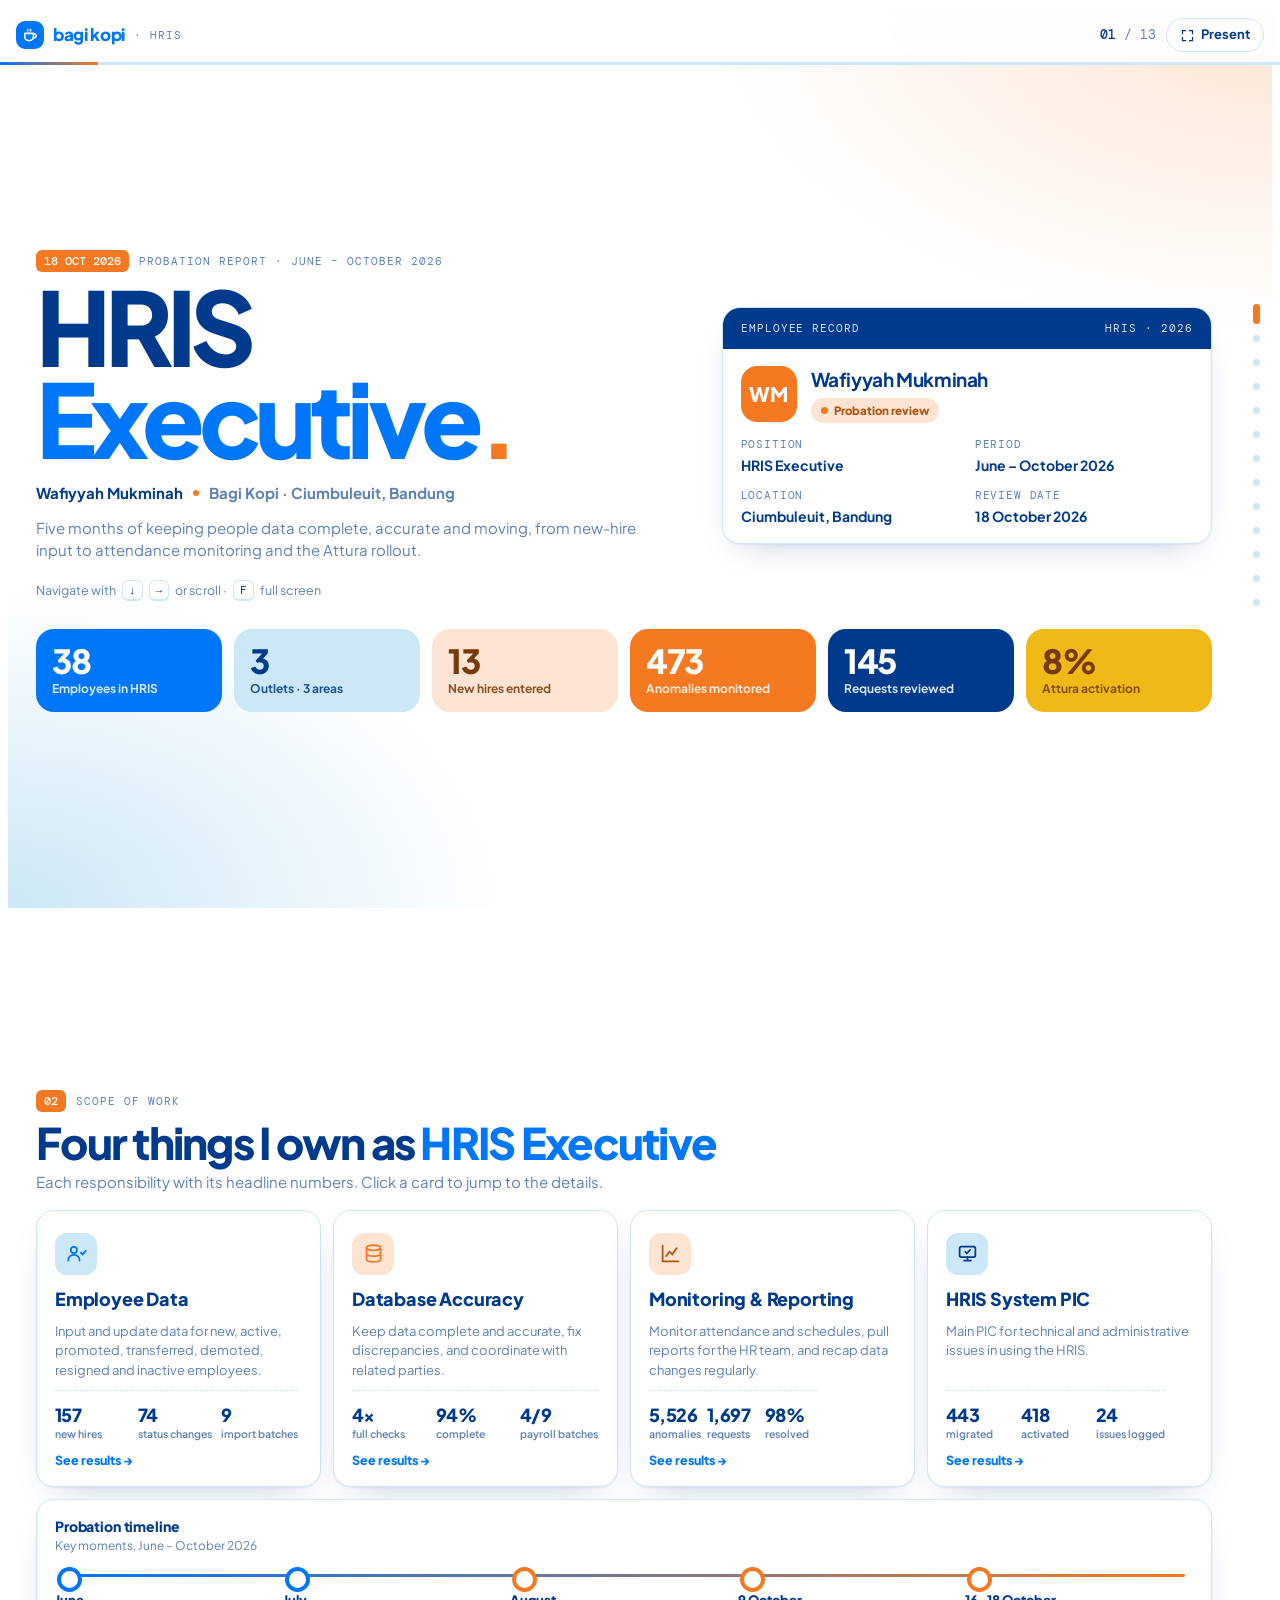
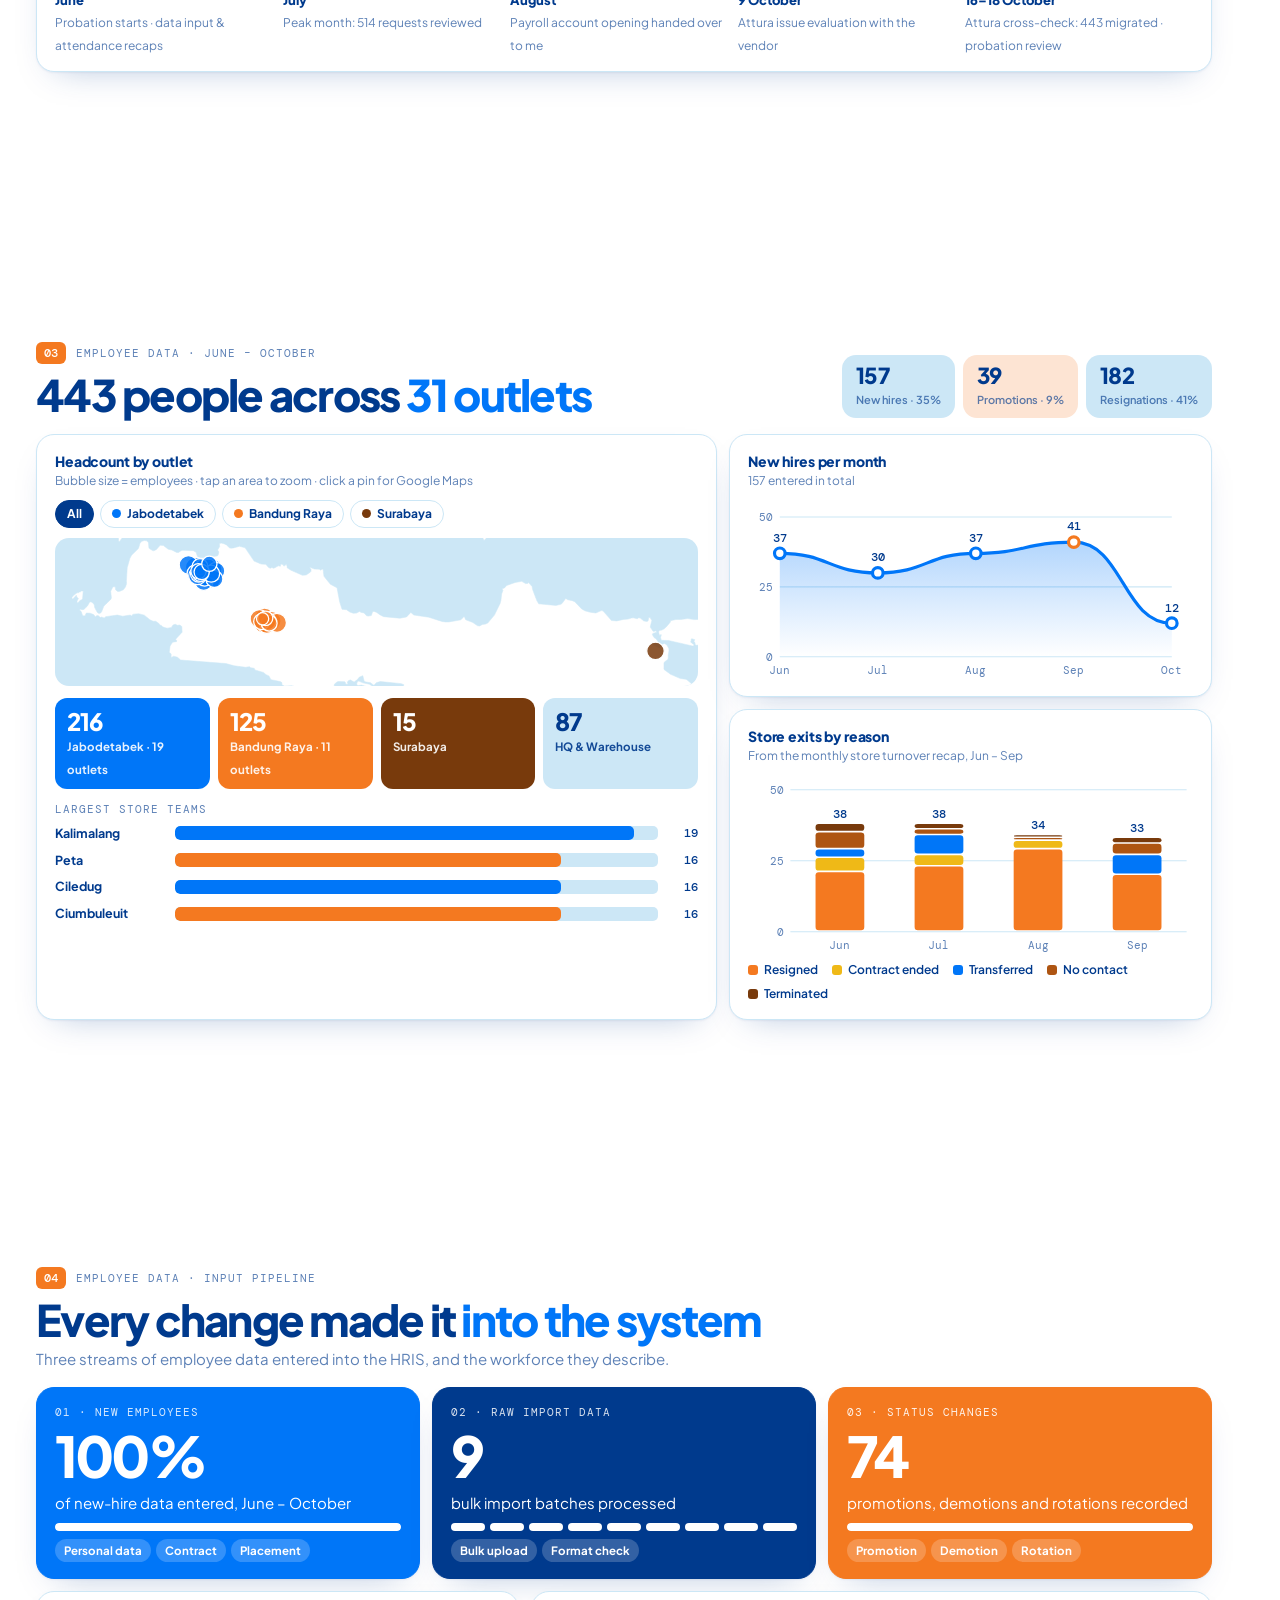
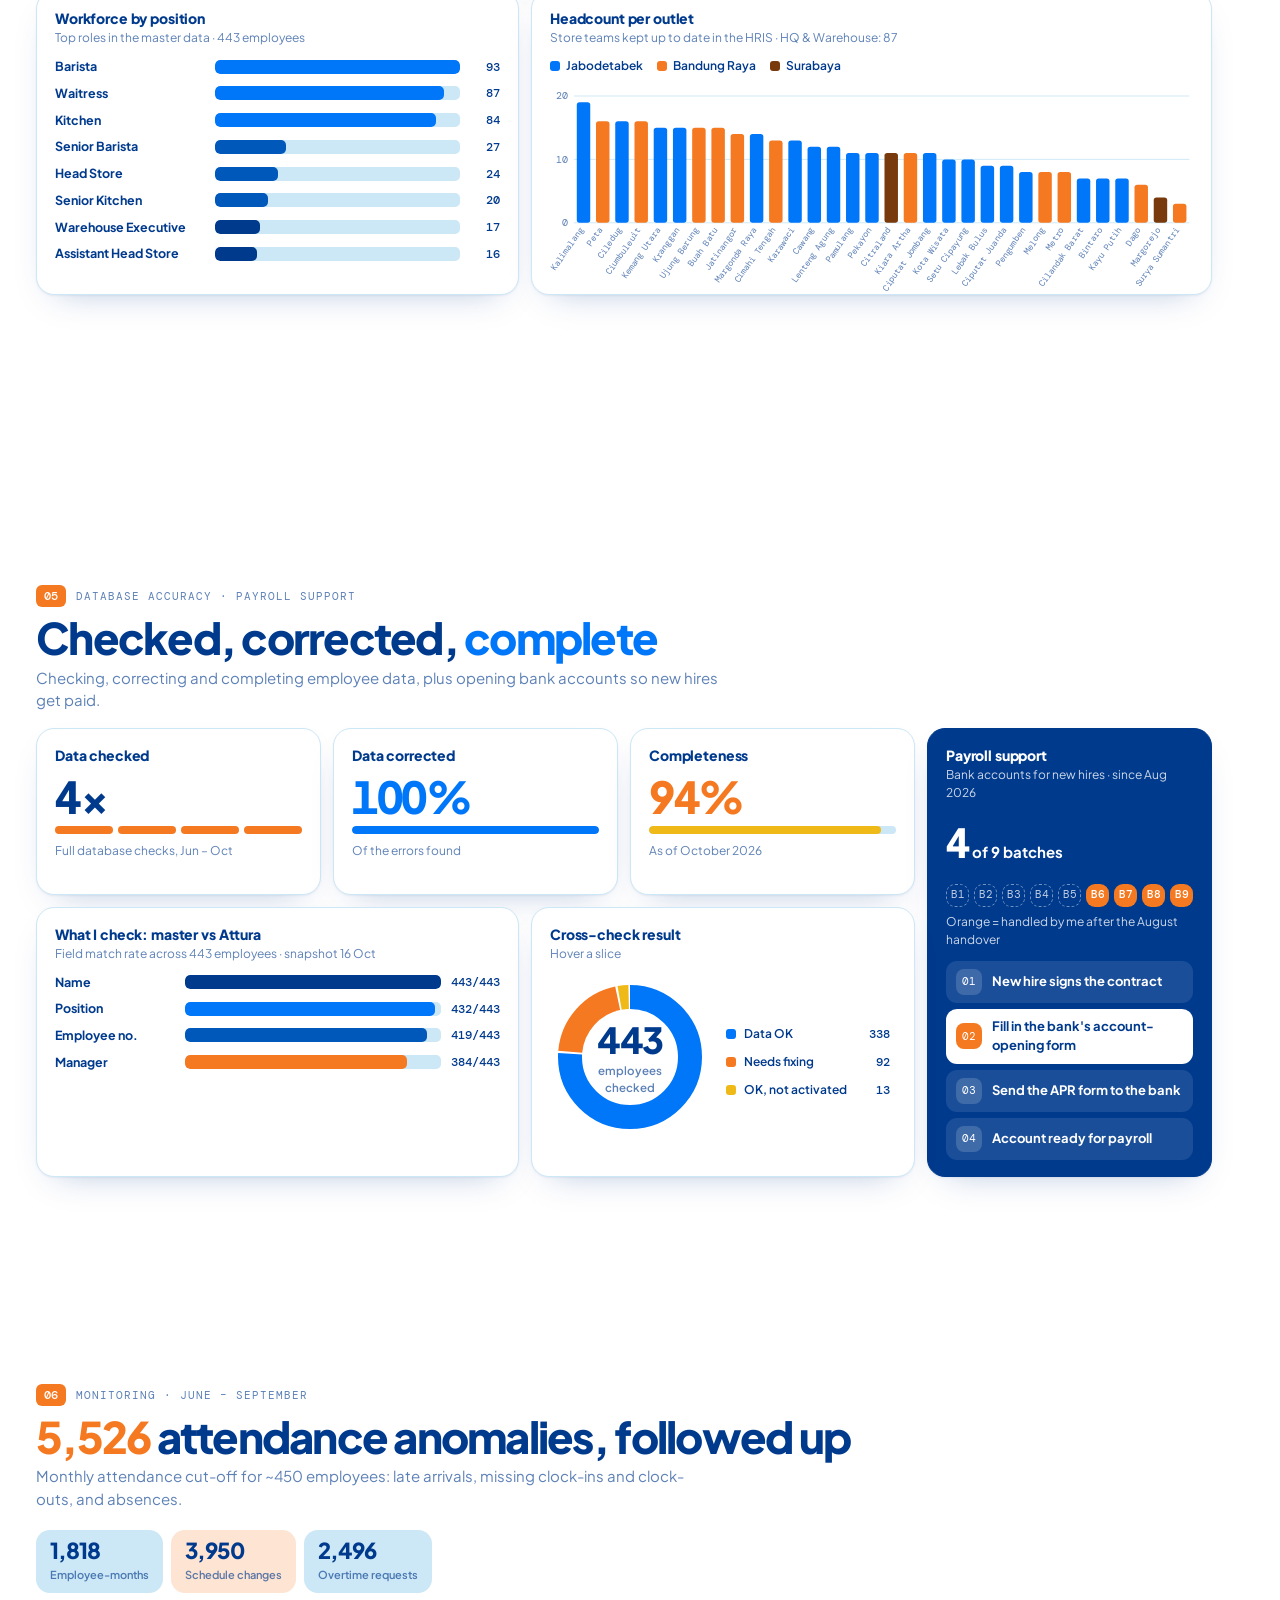
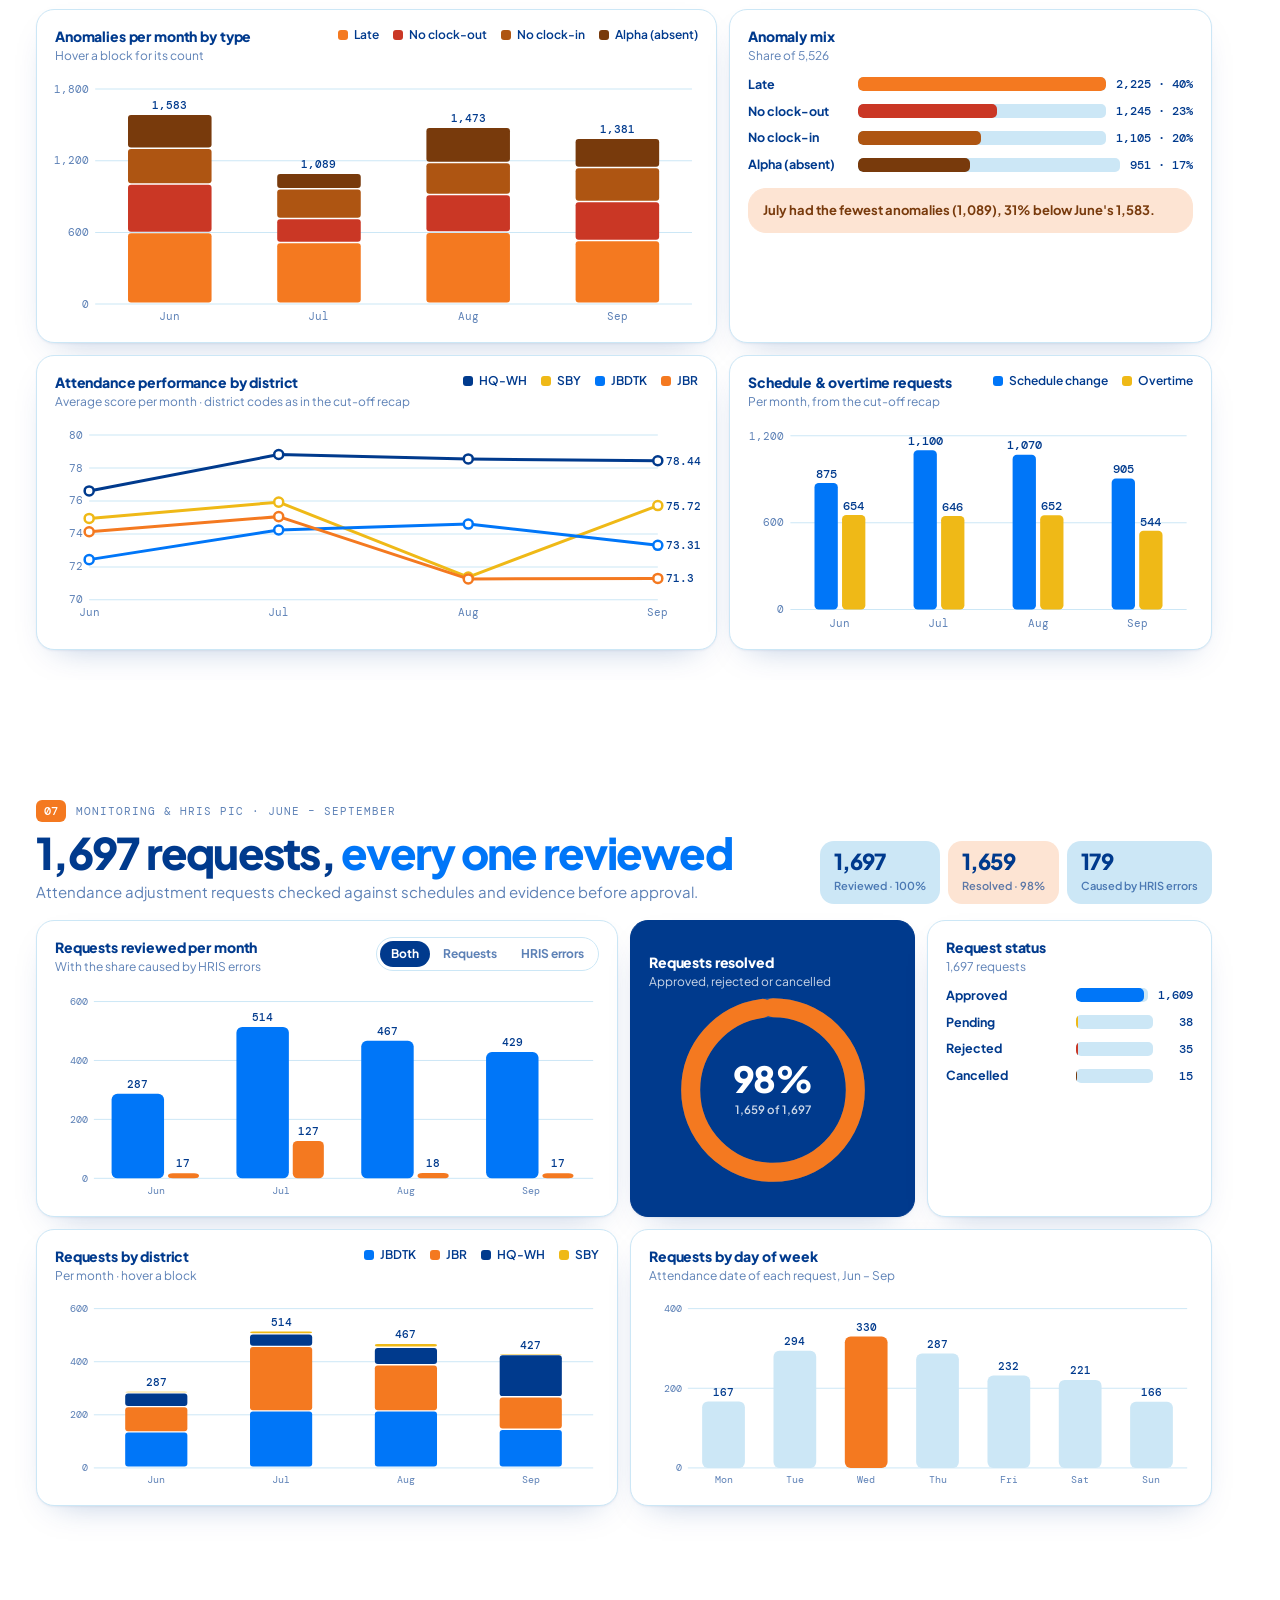
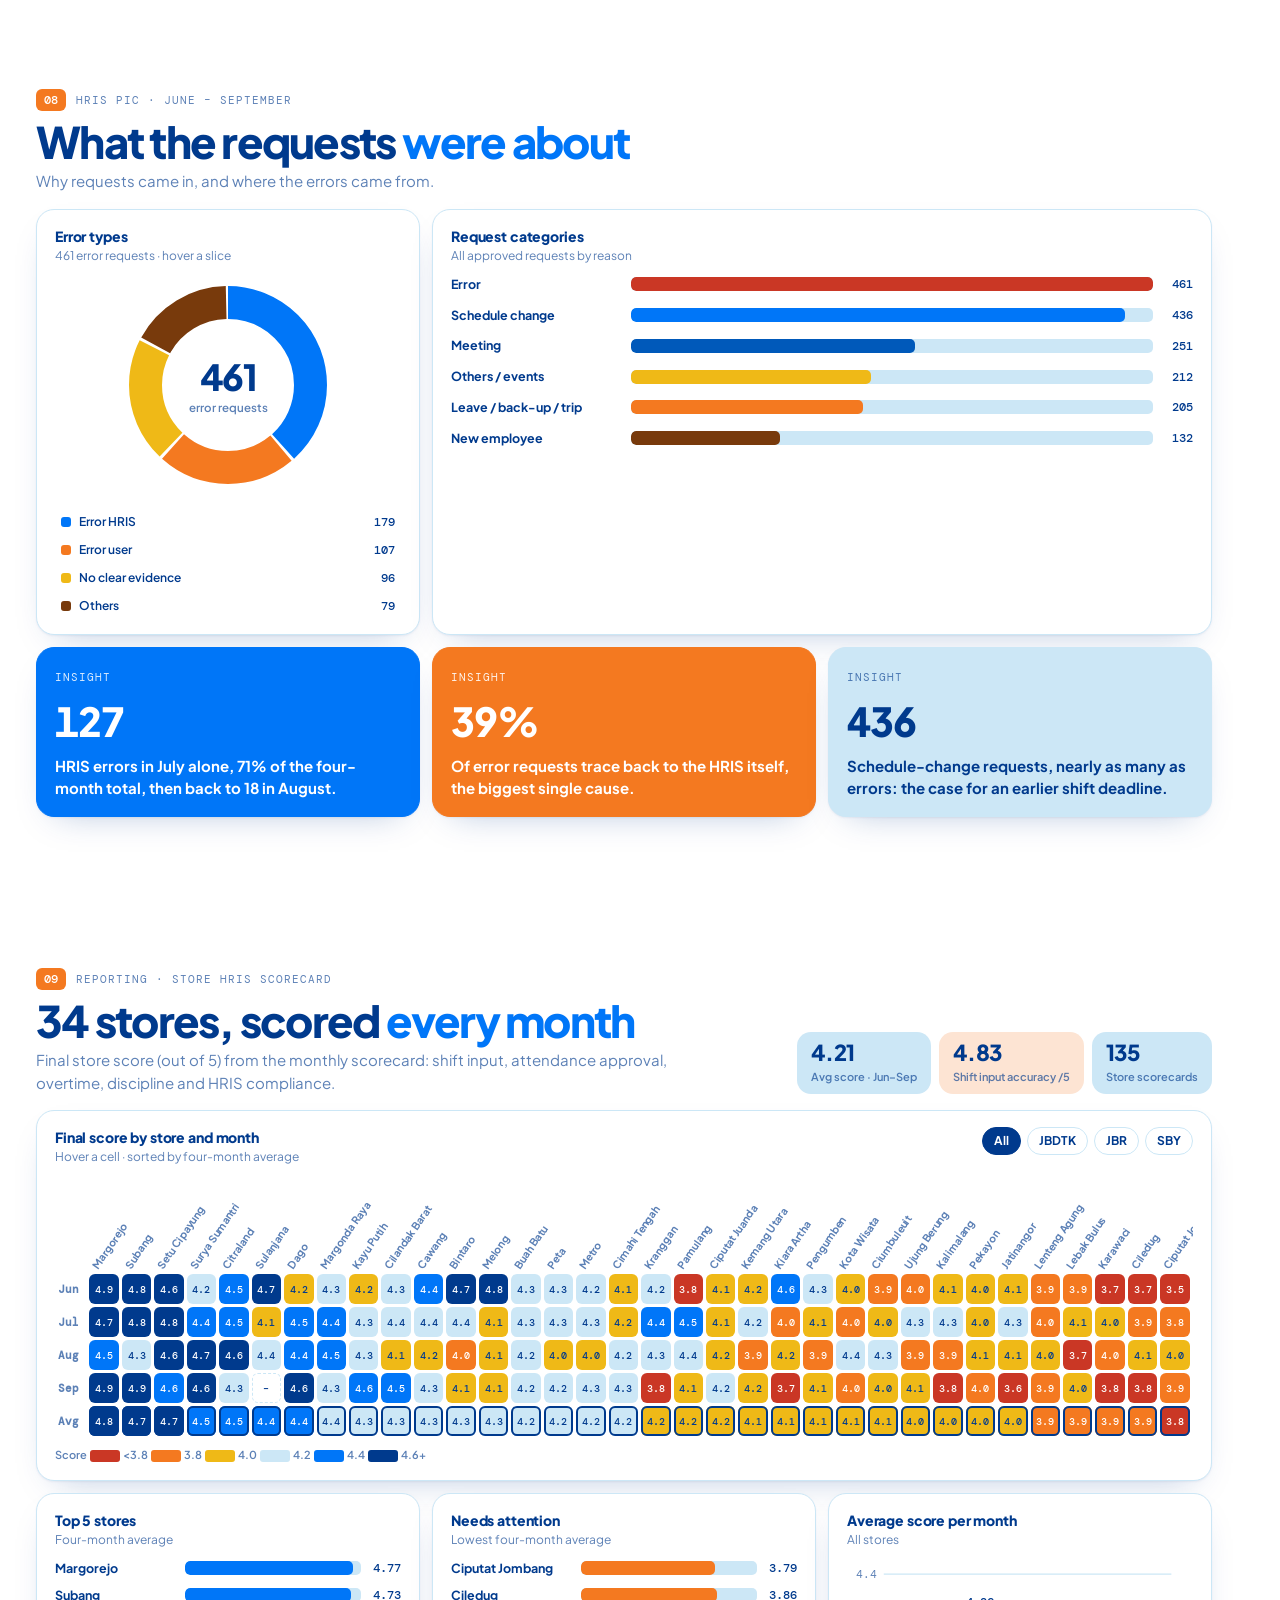
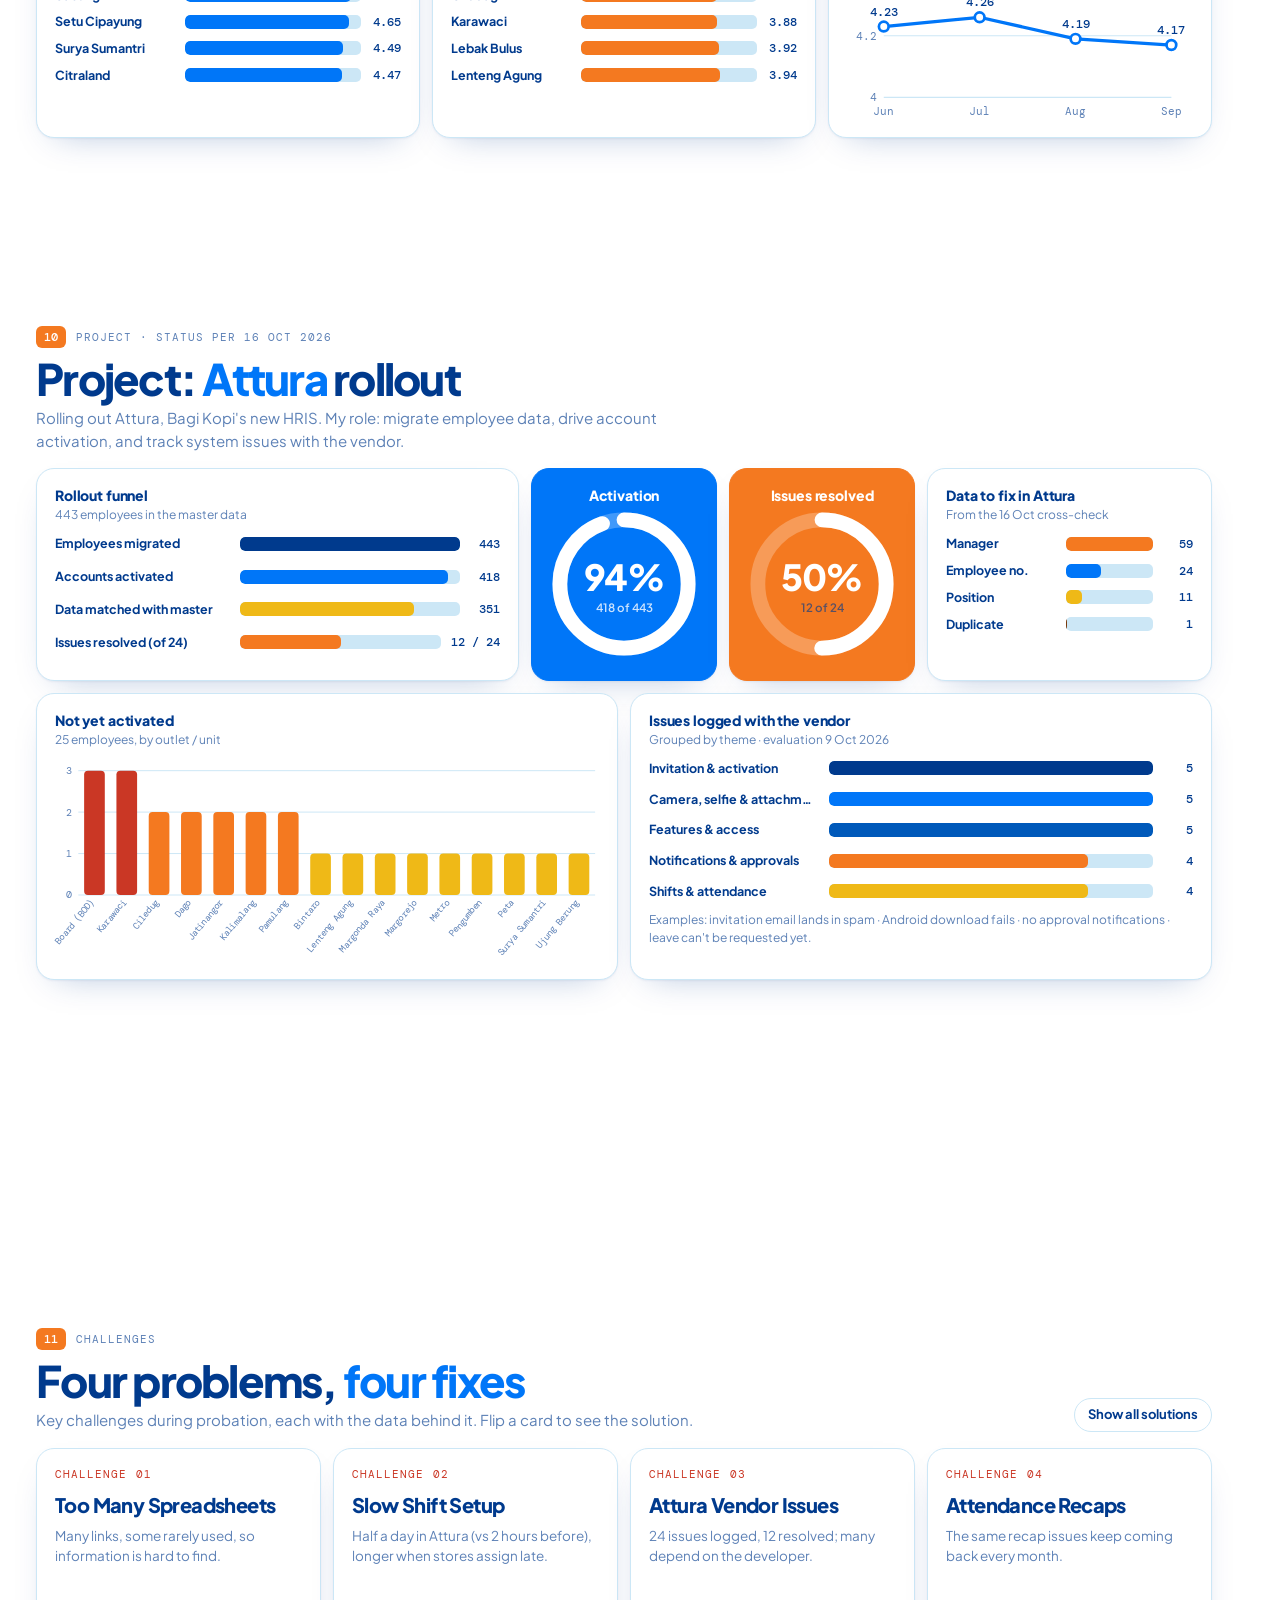
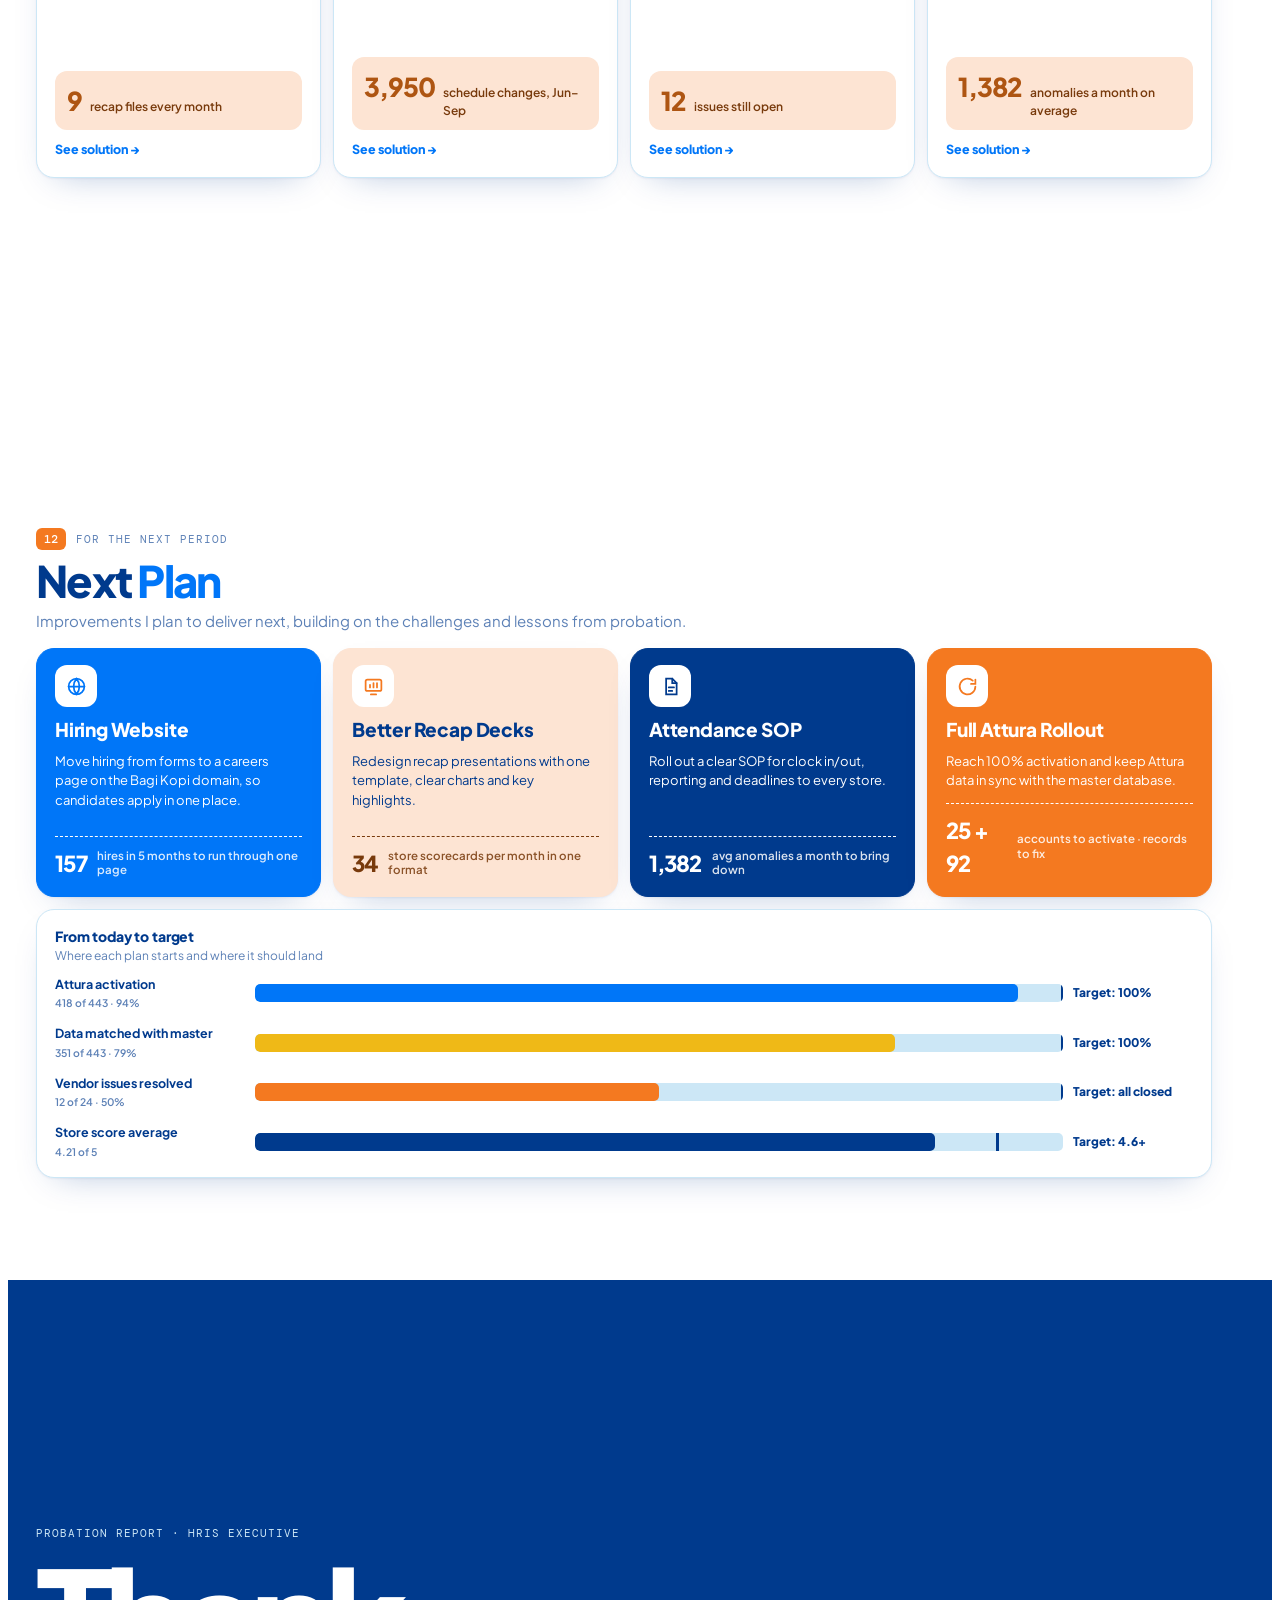
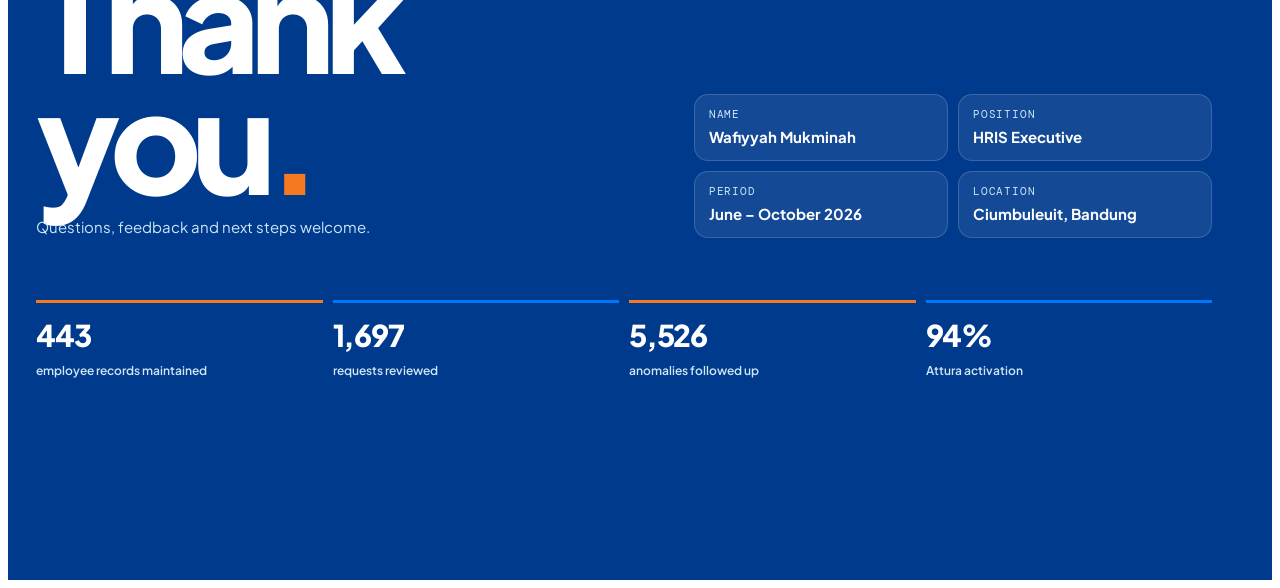
<file: index (3).html>
<!doctype html><html lang="en"><head><meta charset="utf-8"><meta name="viewport" content="width=device-width,initial-scale=1,viewport-fit=cover"><title>HRIS Probation Report</title>
<meta name="claude:viewport-fit-sides" content="cover">
<link rel="preconnect" href="https://fonts.googleapis.com">
<link rel="preconnect" href="https://fonts.gstatic.com" crossorigin>
<link rel="stylesheet" href="https://fonts.googleapis.com/css2?family=Plus+Jakarta+Sans:wght@400;500;600;700;800&family=DM+Mono:wght@400;500&display=swap">
<style>[hidden]{display:none!important}
/* Layout: white scroll-snapped deck; every slide is a 12-column bento of real data. Palette is the brand's 11 hex values only. */
:root{
  --white:#ffffff; --blue:#0076f8; --orange:#f47920; --peach:#fde4d3; --yellow:#efb917; --red:#ca3725;
  --rust:#ae5512; --brown:#783a0c; --sky:#cce7f6; --mid:#0059ba; --navy:#003a8d;
  --ink:var(--navy); --soft:rgba(0,58,141,.64); --line:var(--sky);
  --shadow:0 1px 2px rgba(0,58,141,.06),0 14px 34px -20px rgba(0,58,141,.35);
  --f:"Plus Jakarta Sans",system-ui,-apple-system,"Segoe UI",Roboto,sans-serif;
  --m:"DM Mono",ui-monospace,SFMono-Regular,Menlo,Consolas,monospace;
  color-scheme:light;
}
*{box-sizing:border-box}
html{scroll-behavior:smooth;background:var(--white)}
body{background:var(--white);color:var(--ink);font-family:var(--f);font-size:15px;line-height:1.5;-webkit-font-smoothing:antialiased;overflow-x:hidden}
body::before{content:"";position:fixed;inset:0 0 auto;height:env(safe-area-inset-top,0px);z-index:60;background:var(--white)}
h1,h2,h3,p{margin:0}
h1,h2{text-wrap:balance}
button{font:inherit;color:inherit}
a{color:var(--blue)}
:focus-visible{outline:2px solid var(--blue);outline-offset:3px;border-radius:6px}
.lab{font-family:var(--m);font-size:11px;letter-spacing:.09em;text-transform:uppercase;color:var(--soft)}
.n{font-variant-numeric:tabular-nums;font-weight:800;letter-spacing:-.03em}

/* chrome */
.top{position:fixed;inset:0 0 auto;z-index:50;padding-top:env(safe-area-inset-top,0px);background:rgba(255,255,255,.9);backdrop-filter:blur(10px);-webkit-backdrop-filter:blur(10px)}
.top-in{display:flex;align-items:center;justify-content:space-between;gap:12px;height:54px;padding-left:max(16px,env(safe-area-inset-left,0px));padding-right:max(16px,env(safe-area-inset-right,0px))}
.brand{display:flex;align-items:center;gap:9px;font-weight:800;color:var(--blue);text-decoration:none;letter-spacing:-.02em;font-size:17px}
.bm{width:28px;height:28px;border-radius:9px;background:var(--blue);display:grid;place-items:center}
.bm svg{width:17px;height:17px}
.brand span.lab{font-weight:400}
.top-r{display:flex;align-items:center;gap:10px}
.counter{font-family:var(--m);font-size:13px;color:var(--soft)}
.counter b{color:var(--navy);font-weight:500}
.ibtn{display:inline-flex;align-items:center;gap:6px;height:34px;padding:0 13px;border-radius:999px;border:1px solid var(--sky);background:var(--white);cursor:pointer;font-size:13px;font-weight:700;color:var(--navy)}
.ibtn:hover{background:var(--navy);color:var(--white);border-color:var(--navy)}
.ibtn svg{width:15px;height:15px}
.prog{height:3px;background:var(--sky)}
.prog i{display:block;height:100%;width:8%;background:linear-gradient(90deg,var(--blue),var(--orange));transition:width .4s}
.rail{position:fixed;right:max(14px,env(safe-area-inset-right,0px));top:50%;transform:translateY(-50%);z-index:40;display:none;flex-direction:column;gap:4px}
.rail button{position:relative;width:20px;height:20px;border:0;background:none;cursor:pointer;display:grid;place-items:center;padding:0}
.rail button::before{content:"";width:7px;height:7px;border-radius:50%;background:var(--sky);transition:.25s}
.rail button[aria-current="true"]::before{background:var(--orange);height:20px;border-radius:5px}
.rail button span{position:absolute;right:28px;white-space:nowrap;font-size:12px;font-weight:700;background:var(--navy);color:var(--white);padding:4px 9px;border-radius:6px;opacity:0;pointer-events:none;transition:.2s}
.rail button:hover span,.rail button:focus-visible span{opacity:1}
@media (min-width:1100px){.rail{display:flex}}

/* slides */
.slide{position:relative;min-height:100svh;display:flex;flex-direction:column;justify-content:center;padding-block:76px 30px;padding-left:max(16px,env(safe-area-inset-left,0px));padding-right:max(16px,env(safe-area-inset-right,0px));background:var(--white)}
.wrap{width:100%;max-width:1380px;margin:0 auto}
@media (min-width:1100px){.wrap{padding-inline:12px 44px}}
@media (min-width:1100px) and (min-height:700px){html{scroll-snap-type:y proximity}.slide{scroll-snap-align:start}}
.shead{display:flex;justify-content:space-between;align-items:flex-end;gap:20px 32px;flex-wrap:wrap;margin-bottom:16px}
.eb{display:flex;align-items:center;gap:10px;margin-bottom:8px}
.eb .no{font-family:var(--m);font-size:12px;font-weight:500;color:var(--white);background:var(--orange);padding:2px 8px;border-radius:6px}
.h2{font-size:clamp(28px,3.4vw,46px);line-height:1.04;letter-spacing:-.04em;font-weight:800}
.h2 em{font-style:normal;color:var(--blue)}
.lede{color:var(--soft);font-size:15px;max-width:62ch;margin-top:6px}
.strip{display:flex;gap:8px;flex-wrap:wrap}
.strip div{padding:8px 14px;border-radius:14px;background:var(--sky);min-width:96px}
.strip div:nth-child(2n){background:var(--peach)}
.strip b{display:block;font-size:22px;font-weight:800;letter-spacing:-.03em;line-height:1.1}
.strip span{font-size:11px;font-weight:600;color:var(--soft)}

.bento{display:grid;grid-template-columns:repeat(12,minmax(0,1fr));gap:12px}
.c{background:var(--white);border:1px solid var(--sky);border-radius:18px;padding:16px 18px;box-shadow:var(--shadow);min-width:0;position:relative;overflow:hidden}
.c h3{font-size:14px;font-weight:800;letter-spacing:-.01em}
.c .sub{font-size:12px;color:var(--soft)}
.ch{display:flex;justify-content:space-between;align-items:flex-start;gap:10px;flex-wrap:wrap;margin-bottom:10px}
.c.navy{background:var(--navy);color:var(--white);border-color:var(--navy)}
.c.blue{background:var(--blue);color:var(--white);border-color:var(--blue)}
.c.orange{background:var(--orange);color:var(--white);border-color:var(--orange)}
.c.peach{background:var(--peach);border-color:var(--peach)}
.c.skyf{background:var(--sky);border-color:var(--sky)}
.c.navy .sub,.c.blue .sub,.c.orange .sub{color:rgba(255,255,255,.8)}
.s2{grid-column:span 2}.s3{grid-column:span 3}.s4{grid-column:span 4}.s5{grid-column:span 5}.s6{grid-column:span 6}.s7{grid-column:span 7}.s8{grid-column:span 8}.s9{grid-column:span 9}.s12{grid-column:span 12}
.r2{grid-row:span 2}
svg.ch-svg{width:100%;height:auto;display:block;overflow:visible}
.ax{font-family:var(--m);font-size:10.5px;fill:var(--soft)}
.gl{stroke:var(--sky);stroke-width:1}
.vl{font-family:var(--m);font-size:11px;fill:var(--navy);font-weight:500}
.leg{display:flex;flex-wrap:wrap;gap:6px 14px;font-size:12px;font-weight:600}
.leg i{display:inline-block;width:10px;height:10px;border-radius:3px;margin-right:6px;vertical-align:-1px}
.seg{display:inline-flex;border:1px solid var(--sky);border-radius:999px;padding:3px;gap:2px}
.seg button{border:0;background:none;padding:4px 11px;border-radius:999px;font-size:12px;font-weight:700;cursor:pointer;color:var(--soft)}
.seg button[aria-pressed="true"]{background:var(--navy);color:var(--white)}
.bar{height:8px;border-radius:99px;background:var(--sky);overflow:hidden}
.bar i{display:block;height:100%;border-radius:inherit;background:var(--blue)}
.hb{display:grid;grid-template-columns:var(--lw,120px) minmax(0,1fr) auto;gap:6px 10px;align-items:center;font-size:12.5px}
.hb>span:first-child{font-weight:700;overflow:hidden;text-overflow:ellipsis;white-space:nowrap}
.hb .t{height:14px;border-radius:5px;background:var(--sky);overflow:hidden}
.hb .t i{display:block;height:100%;border-radius:5px}
.hb b{font-family:var(--m);font-size:12px;font-weight:500;min-width:30px;text-align:right}
.rows{display:grid;gap:8px}
.tipbox{position:fixed;pointer-events:none;z-index:80;background:var(--navy);color:var(--white);font-size:12px;font-weight:600;padding:6px 10px;border-radius:8px;opacity:0;transition:opacity .12s;transform:translate(-50%,calc(-100% - 12px));white-space:nowrap}
.tipbox small{display:block;font-weight:400;opacity:.8;font-size:11px}
.pill{display:inline-flex;align-items:center;gap:6px;font-size:11.5px;font-weight:800;padding:4px 10px;border-radius:999px;background:var(--peach);color:var(--rust)}
.pill::before{content:"";width:7px;height:7px;border-radius:50%;background:var(--orange)}

@media (prefers-reduced-motion:no-preference){
  .play .grow{animation:grow 1s cubic-bezier(.2,.7,.2,1) both}
  .play .growy{animation:growy .9s cubic-bezier(.2,.7,.2,1) both}
  .play .rise{animation:rise .6s cubic-bezier(.2,.7,.2,1) both}
  .play .draw{animation:draw 1.4s ease both}
  .pill::before{animation:pulse 1.8s infinite}
}
@keyframes grow{from{transform:scaleX(0)}}
@keyframes growy{from{transform:scaleY(0)}}
@keyframes rise{from{transform:translateY(12px);opacity:.2}}
@keyframes draw{from{stroke-dashoffset:var(--len,1000)}}
@keyframes pulse{50%{opacity:.25}}
.grow{transform-origin:left center}
.growy{transform-box:fill-box;transform-origin:bottom}

/* cover */
#s1{background:radial-gradient(900px 520px at 100% 0%,var(--peach),transparent 62%),radial-gradient(800px 520px at 0% 100%,var(--sky),transparent 62%),var(--white)}
.cover{display:grid;grid-template-columns:minmax(0,1.3fr) minmax(0,1fr);gap:28px 48px;align-items:center}
.cover h1{font-size:clamp(46px,8vw,118px);line-height:.9;letter-spacing:-.06em;font-weight:800}
.cover h1 span{color:var(--blue)}
.cover h1 i{font-style:normal;color:var(--orange)}
.who{display:flex;gap:10px;align-items:center;margin-top:18px;flex-wrap:wrap;font-weight:700}
.who .dot{width:6px;height:6px;border-radius:50%;background:var(--orange)}
.hint{display:flex;align-items:center;gap:6px;margin-top:18px;font-size:12.5px;color:var(--soft);flex-wrap:wrap}
kbd{font-family:var(--m);font-size:11px;border:1px solid var(--sky);border-bottom-width:2px;border-radius:6px;padding:1px 6px;background:var(--white);color:var(--navy)}
.rec{padding:0}
.rec-top{display:flex;justify-content:space-between;padding:12px 18px;background:var(--navy);color:var(--white)}
.rec-top .lab{color:rgba(255,255,255,.85)}
.rec-id{display:flex;gap:14px;align-items:center;padding:16px 18px 4px}
.av{width:56px;height:56px;border-radius:16px;background:var(--orange);color:var(--white);display:grid;place-items:center;font-weight:800;font-size:20px;flex:none}
.rec-id b{font-size:19px;display:block;letter-spacing:-.02em;margin-bottom:4px}
.rec dl{margin:0;padding:10px 18px 16px;display:grid;grid-template-columns:1fr 1fr;gap:12px 16px}
.rec dt{font-family:var(--m);font-size:10.5px;letter-spacing:.08em;text-transform:uppercase;color:var(--soft)}
.rec dd{margin:2px 0 0;font-weight:700;font-size:14px}
.glance{grid-column:1/-1;display:grid;grid-template-columns:repeat(6,minmax(0,1fr));gap:12px}
.gt{border-radius:18px;padding:14px 16px;display:flex;flex-direction:column;gap:2px;min-width:0}
.gt b{font-size:clamp(24px,2.6vw,36px);font-weight:800;letter-spacing:-.04em;line-height:1.05}
.gt span{font-size:12px;font-weight:700;opacity:.85}

/* scope */
.sc{display:flex;flex-direction:column;gap:10px;cursor:pointer;text-align:left;font:inherit;transition:transform .25s,box-shadow .25s}
.sc:hover,.sc:focus-visible{transform:translateY(-4px)}
.sc .band{height:6px;margin:-16px -18px 6px;}
.sc .ic{width:42px;height:42px;border-radius:12px;display:grid;place-items:center}
.sc .ic svg{width:21px;height:21px}
.sc h3{font-size:18px}
.sc p{font-size:13px;color:var(--soft);flex:1}
.kv{display:grid;grid-template-columns:repeat(3,minmax(0,1fr));gap:6px;border-top:1px dashed var(--sky);padding-top:10px}
.kv b{display:block;font-size:18px;font-weight:800;letter-spacing:-.03em}
.kv span{font-size:10.5px;font-weight:600;color:var(--soft);line-height:1.2;display:block}
.sc .go{font-size:12.5px;font-weight:800;color:var(--blue)}
.tl{display:grid;grid-template-columns:repeat(5,minmax(0,1fr));gap:0;position:relative;margin-top:6px}
.tl::before{content:"";position:absolute;left:8px;right:8px;top:9px;height:3px;background:linear-gradient(90deg,var(--blue),var(--orange));border-radius:3px}
.tl div{position:relative;padding:26px 12px 0 0}
.tl div::before{content:"";position:absolute;top:2px;left:2px;width:17px;height:17px;border-radius:50%;background:var(--white);border:4px solid var(--blue)}
.tl div:nth-child(n+3)::before{border-color:var(--orange)}
.tl b{display:block;font-size:13px;font-weight:800}
.tl span{font-size:12px;color:var(--soft)}

/* map */
.mapbox{position:relative;border-radius:14px;background:var(--sky);overflow:hidden}
.mapbox svg{display:block;width:100%;height:auto}
.land{fill:var(--white);stroke:var(--sky);stroke-width:.8}
.pin{cursor:pointer;transition:opacity .3s;stroke:var(--white)}
.pin.dim{opacity:.12}
.chips{display:flex;flex-wrap:wrap;gap:6px}
.chip{display:inline-flex;align-items:center;gap:6px;border:1px solid var(--sky);background:var(--white);border-radius:999px;padding:4px 11px;font-size:12px;font-weight:700;cursor:pointer;color:var(--navy)}
.chip i{width:9px;height:9px;border-radius:50%}
.chip[aria-pressed="true"]{background:var(--navy);color:var(--white);border-color:var(--navy)}

/* pipeline */
.stage{display:flex;flex-direction:column;gap:8px}
.stage .big{font-size:clamp(40px,4.4vw,60px);font-weight:800;letter-spacing:-.05em;line-height:1}
.stage ul{margin:0;padding:0;list-style:none;display:flex;flex-wrap:wrap;gap:5px}
.stage li{font-size:11.5px;font-weight:700;padding:3px 9px;border-radius:999px;background:rgba(255,255,255,.2)}
.c.white-stage li{background:var(--sky)}
.ticks{display:flex;gap:5px}
.ticks i{flex:1;height:8px;border-radius:99px;background:var(--white)}
.ticks.o i{background:var(--orange)}

/* rings / donuts */
.ring{position:relative;width:100%;max-width:190px;margin:4px auto 0;aspect-ratio:1}
.ring svg{width:100%;height:100%;transform:rotate(-90deg)}
.ring .ctr{position:absolute;inset:0;display:grid;place-items:center;text-align:center;padding:30px}
.ring .ctr b{font-size:36px;font-weight:800;letter-spacing:-.04em;line-height:1;display:block}
.ring .ctr small{font-size:11.5px;color:var(--soft);display:block;margin-top:4px;font-weight:600}
.c.navy .ring .ctr small,.c.blue .ring .ctr small{color:rgba(255,255,255,.8)}
.donut circle.s{fill:none;cursor:pointer;transition:opacity .2s,stroke-width .2s}
.donut:hover circle.s{opacity:.4}
.donut circle.s.on{opacity:1}
.dleg{display:grid;gap:4px;margin-top:10px;font-size:12px}
.dleg button{all:unset;cursor:pointer;display:flex;align-items:center;gap:8px;padding:3px 6px;border-radius:7px;font-weight:600}
.dleg button:hover,.dleg button:focus-visible{background:var(--sky)}
.dleg i{width:10px;height:10px;border-radius:3px;flex:none}
.dleg b{margin-left:auto;font-family:var(--m);font-weight:500}

/* payroll */
.batches{display:grid;grid-template-columns:repeat(9,minmax(0,1fr));gap:5px;margin:12px 0 6px}
.batches span{aspect-ratio:1;border-radius:9px;border:1.5px dashed rgba(255,255,255,.45);display:grid;place-items:center;font-family:var(--m);font-size:10.5px;color:rgba(255,255,255,.75)}
.batches span.me{background:var(--orange);border:0;color:var(--white);font-weight:500}
.steps{list-style:none;margin:12px 0 0;padding:0;display:grid;gap:6px}
.steps button{all:unset;box-sizing:border-box;width:100%;cursor:pointer;display:flex;gap:10px;align-items:center;padding:8px 10px;border-radius:11px;background:rgba(255,255,255,.1);transition:background .3s}
.steps button[aria-current="true"]{background:var(--white);color:var(--navy)}
.steps .sn{font-family:var(--m);font-size:11px;width:26px;height:26px;border-radius:8px;display:grid;place-items:center;background:rgba(255,255,255,.16);flex:none}
.steps button[aria-current="true"] .sn{background:var(--orange);color:var(--white)}
.steps .st{font-size:13px;font-weight:700}

/* heatmap */
.hm{overflow-x:auto}
.hm table{border-collapse:separate;border-spacing:3px;width:100%;min-width:900px}
.hm th{font-size:10.5px;font-weight:700;color:var(--soft);height:92px;vertical-align:bottom;padding:0;white-space:nowrap}
.hm th div{transform:rotate(-55deg);transform-origin:left bottom;width:16px;margin-left:12px}
.hm th.rl{height:auto;vertical-align:middle;text-align:left;font-family:var(--m);font-size:11px;padding-right:6px;transform:none}
.hm td{height:30px;border-radius:6px;text-align:center;font-family:var(--m);font-size:10px;font-weight:500;cursor:default;transition:transform .15s}
.hm td:hover{transform:scale(1.18);position:relative;z-index:2;box-shadow:0 4px 10px rgba(0,58,141,.3)}
.hm td.na{background:var(--white);border:1px dashed var(--sky)}
.scale{display:flex;gap:3px;align-items:center;font-size:11px;font-weight:600;color:var(--soft);flex-wrap:wrap}
.scale i{width:30px;height:12px;border-radius:3px;display:inline-block}

/* challenges */
.flip{perspective:1200px;min-height:330px}
.flip-in{position:relative;width:100%;height:100%;min-height:330px;transition:transform .7s cubic-bezier(.2,.7,.2,1);transform-style:preserve-3d}
.flip.on .flip-in{transform:rotateY(180deg)}
.face{position:absolute;inset:0;backface-visibility:hidden;-webkit-backface-visibility:hidden;border-radius:18px;padding:18px;display:flex;flex-direction:column;gap:10px;border:1px solid var(--sky);box-shadow:var(--shadow);background:var(--white);overflow:hidden}
.face.back{transform:rotateY(180deg);background:var(--navy);color:var(--white);border-color:var(--navy)}
.face .k{font-family:var(--m);font-size:10.5px;letter-spacing:.1em;text-transform:uppercase;color:var(--red)}
.face.back .k{color:var(--yellow)}
.face h3{font-size:20px;line-height:1.15;letter-spacing:-.03em;font-weight:800}
.face p{font-size:13.5px;flex:1}
.face.front p{color:var(--soft)}
.face .data{display:flex;align-items:baseline;gap:8px;padding:10px 12px;border-radius:12px;background:var(--peach)}
.face .data b{font-size:26px;font-weight:800;letter-spacing:-.04em;color:var(--rust)}
.face .data span{font-size:12px;font-weight:600;color:var(--brown)}
.face.back .data{background:rgba(255,255,255,.1)}.face.back .data b{color:var(--yellow)}.face.back .data span{color:var(--white)}
.face button{all:unset;cursor:pointer;font-size:12.5px;font-weight:800}
.face.front button{color:var(--blue)}
@media (prefers-reduced-motion:reduce){.flip-in{transition:none}}

/* plans */
.plan{display:flex;flex-direction:column;gap:8px}
.plan .ic{width:42px;height:42px;border-radius:12px;display:grid;place-items:center;background:var(--white)}
.plan .ic svg{width:21px;height:21px}
.plan h3{font-size:19px}
.plan p{font-size:13px;flex:1}
.plan .tg{display:flex;gap:10px;align-items:center;border-top:1px dashed currentColor;padding-top:10px;margin-top:4px}
.plan .tg b{font-size:22px;font-weight:800;letter-spacing:-.04em}
.plan .tg span{font-size:11.5px;font-weight:600;line-height:1.25;opacity:.85}

/* thanks */
#s13{background:var(--navy);color:var(--white)}
.thanks{display:grid;grid-template-columns:1.2fr 1fr;gap:36px;align-items:end}
.thanks h2{font-size:clamp(60px,11vw,160px);line-height:.86;letter-spacing:-.07em;font-weight:800}
.thanks h2 span{color:var(--orange)}
.tg2{display:grid;grid-template-columns:1fr 1fr;gap:10px;margin:0}
.tg2 div{background:rgba(255,255,255,.08);border:1px solid rgba(255,255,255,.16);border-radius:14px;padding:12px 14px}
.tg2 dt{font-family:var(--m);font-size:10.5px;letter-spacing:.08em;text-transform:uppercase;color:var(--sky)}
.tg2 dd{margin:3px 0 0;font-weight:700}
.recap{display:grid;grid-template-columns:repeat(4,minmax(0,1fr));gap:10px;margin-top:26px;grid-column:1/-1}
.recap div{border-top:3px solid var(--orange);padding-top:10px}
.recap div:nth-child(2n){border-color:var(--blue)}
.recap b{display:block;font-size:30px;font-weight:800;letter-spacing:-.04em}
.recap span{font-size:12px;color:var(--sky);font-weight:600}

@media (max-width:1100px){
  .s3,.s4,.s5{grid-column:span 6}.s7,.s8,.s9{grid-column:span 12}.s6{grid-column:span 12}
  .glance{grid-template-columns:repeat(3,minmax(0,1fr))}
}
@media (max-width:900px){
  .slide{min-height:auto;padding-block:78px 44px}
  .cover,.thanks{grid-template-columns:minmax(0,1fr)}
  .r2{grid-row:auto}
}
@media (max-width:640px){
  .s2,.s3,.s4,.s5,.s6{grid-column:span 12}
  .glance,.recap{grid-template-columns:repeat(2,minmax(0,1fr))}
  .tl{grid-template-columns:1fr;gap:10px}.tl::before{display:none}
  .rec dl,.tg2{grid-template-columns:1fr}
  .brand span.lab,.ibtn .lbl{display:none}
  .hb{--lw:92px}
}
</style></head><body>

<header class="top">
  <div class="top-in">
    <a class="brand" href="#s1" aria-label="Back to cover"><span class="bm"><svg viewBox="0 0 24 24" fill="none" stroke="#ffffff" stroke-width="2.2" stroke-linecap="round" stroke-linejoin="round"><path d="M4 9h12v5a5 5 0 0 1-5 5H9a5 5 0 0 1-5-5z"/><path d="M16 10h1.5a2.5 2.5 0 0 1 0 5H16"/><path d="M8 3.5v2M12 3.5v2"/></svg></span>bagi kopi <span class="lab">· HRIS</span></a>
    <div class="top-r">
      <span class="counter" aria-live="polite"><b id="cur">01</b> / <span id="tot">13</span></span>
      <button class="ibtn" id="fs" type="button"><svg viewBox="0 0 24 24" fill="none" stroke="currentColor" stroke-width="2" stroke-linecap="round"><path d="M4 9V4h5M20 9V4h-5M4 15v5h5M20 15v5h-5"/></svg><span class="lbl">Present</span></button>
    </div>
  </div>
  <div class="prog"><i id="bar"></i></div>
</header>
<nav class="rail" id="rail" aria-label="Slides"></nav>
<div class="tipbox" id="tip"></div>

<main>
<!-- 1 COVER -->
<section class="slide" id="s1" data-title="Cover">
  <div class="wrap cover">
    <div>
      <div class="eb"><span class="no">18 OCT 2026</span><span class="lab">Probation report · June – October 2026</span></div>
      <h1>HRIS<br><span>Executive</span><i>.</i></h1>
      <div class="who"><span>Wafiyyah Mukminah</span><span class="dot"></span><span style="color:var(--soft)">Bagi Kopi · Ciumbuleuit, Bandung</span></div>
      <p class="lede" style="margin-top:12px">Five months of keeping people data complete, accurate and moving, from new-hire input to attendance monitoring and the Attura rollout.</p>
      <p class="hint">Navigate with <kbd>↓</kbd><kbd>→</kbd> or scroll · <kbd>F</kbd> full screen</p>
    </div>
    <article class="c rec rise" aria-label="Employee record">
      <div class="rec-top"><span class="lab">Employee record</span><span class="lab">HRIS · 2026</span></div>
      <div class="rec-id"><div class="av" aria-hidden="true">WM</div><div><b>Wafiyyah Mukminah</b><span class="pill">Probation review</span></div></div>
      <dl>
        <div><dt>Position</dt><dd>HRIS Executive</dd></div>
        <div><dt>Period</dt><dd>June – October 2026</dd></div>
        <div><dt>Location</dt><dd>Ciumbuleuit, Bandung</dd></div>
        <div><dt>Review date</dt><dd>18 October 2026</dd></div>
      </dl>
    </article>
    <div class="glance">
      <div class="gt rise" style="background:var(--blue);color:var(--white)"><b class="count" data-to="443">443</b><span>Employees in HRIS</span></div>
      <div class="gt rise" style="background:var(--sky)"><b class="count" data-to="31">31</b><span>Outlets · 3 areas</span></div>
      <div class="gt rise" style="background:var(--peach);color:var(--brown)"><b class="count" data-to="157">157</b><span>New hires entered</span></div>
      <div class="gt rise" style="background:var(--orange);color:var(--white)"><b class="count" data-to="5526">5,526</b><span>Anomalies monitored</span></div>
      <div class="gt rise" style="background:var(--navy);color:var(--white)"><b class="count" data-to="1697">1,697</b><span>Requests reviewed</span></div>
      <div class="gt rise" style="background:var(--yellow);color:var(--brown)"><b class="count" data-to="94" data-suffix="%">94%</b><span>Attura activation</span></div>
    </div>
  </div>
</section>

<!-- 2 SCOPE -->
<section class="slide" id="s2" data-title="Scope of Work">
  <div class="wrap">
    <div class="shead"><div><div class="eb"><span class="no">02</span><span class="lab">Scope of work</span></div><h2 class="h2">Four things I own as <em>HRIS Executive</em></h2><p class="lede">Each responsibility with its headline numbers. Click a card to jump to the details.</p></div></div>
    <div class="bento">
      <button class="c sc s3 rise" data-go="s3"><div class="band" style="background:var(--blue)"></div><span class="ic" style="background:var(--sky);color:var(--blue)"><svg viewBox="0 0 24 24" fill="none" stroke="currentColor" stroke-width="2" stroke-linecap="round"><circle cx="9" cy="8" r="3.5"/><path d="M2.5 20a6.5 6.5 0 0 1 13 0"/><path d="M17 11l2 2 3.5-4"/></svg></span><h3>Employee Data</h3><p>Input and update data for new, active, promoted, transferred, demoted, resigned and inactive employees.</p><div class="kv"><div><b>157</b><span>new hires</span></div><div><b>74</b><span>status changes</span></div><div><b>9</b><span>import batches</span></div></div><span class="go">See results →</span></button>
      <button class="c sc s3 rise" data-go="s5"><div class="band" style="background:var(--orange)"></div><span class="ic" style="background:var(--peach);color:var(--orange)"><svg viewBox="0 0 24 24" fill="none" stroke="currentColor" stroke-width="2" stroke-linecap="round"><ellipse cx="12" cy="5.5" rx="8" ry="3"/><path d="M4 5.5v13c0 1.7 3.6 3 8 3s8-1.3 8-3v-13M4 12c0 1.7 3.6 3 8 3s8-1.3 8-3"/></svg></span><h3>Database Accuracy</h3><p>Keep data complete and accurate, fix discrepancies, and coordinate with related parties.</p><div class="kv"><div><b>4×</b><span>full checks</span></div><div><b>94%</b><span>complete</span></div><div><b>4/9</b><span>payroll batches</span></div></div><span class="go">See results →</span></button>
      <button class="c sc s3 rise" data-go="s6"><div class="band" style="background:var(--yellow)"></div><span class="ic" style="background:var(--peach);color:var(--rust)"><svg viewBox="0 0 24 24" fill="none" stroke="currentColor" stroke-width="2" stroke-linecap="round"><path d="M3 3v18h18"/><path d="M7 15l4-5 3 3 5-7"/></svg></span><h3>Monitoring & Reporting</h3><p>Monitor attendance and schedules, pull reports for the HR team, and recap data changes regularly.</p><div class="kv"><div><b>5,526</b><span>anomalies</span></div><div><b>1,697</b><span>requests</span></div><div><b>98%</b><span>resolved</span></div></div><span class="go">See results →</span></button>
      <button class="c sc s3 rise" data-go="s10"><div class="band" style="background:var(--navy)"></div><span class="ic" style="background:var(--sky);color:var(--navy)"><svg viewBox="0 0 24 24" fill="none" stroke="currentColor" stroke-width="2" stroke-linecap="round"><rect x="3" y="4" width="18" height="12" rx="2"/><path d="M8 20h8M12 16v4"/><path d="M9.5 10l1.8 1.8L15 8"/></svg></span><h3>HRIS System PIC</h3><p>Main PIC for technical and administrative issues in using the HRIS.</p><div class="kv"><div><b>443</b><span>migrated</span></div><div><b>418</b><span>activated</span></div><div><b>24</b><span>issues logged</span></div></div><span class="go">See results →</span></button>
      <div class="c s12 rise">
        <div class="ch"><div><h3>Probation timeline</h3><p class="sub">Key moments, June – October 2026</p></div></div>
        <div class="tl">
          <div><b>June</b><span>Probation starts · data input & attendance recaps</span></div>
          <div><b>July</b><span>Peak month: 514 requests reviewed</span></div>
          <div><b>August</b><span>Payroll account opening handed over to me</span></div>
          <div><b>9 October</b><span>Attura issue evaluation with the vendor</span></div>
          <div><b>16–18 October</b><span>Attura cross-check: 443 migrated · probation review</span></div>
        </div>
      </div>
    </div>
  </div>
</section>

<!-- 3 EMPLOYEE DATA -->
<section class="slide" id="s3" data-title="Employee Data">
  <div class="wrap">
    <div class="shead">
      <div><div class="eb"><span class="no">03</span><span class="lab">Employee data · June – October</span></div><h2 class="h2">443 people across <em>31 outlets</em></h2></div>
      <div class="strip"><div><b class="count" data-to="157">157</b><span>New hires · 35%</span></div><div><b class="count" data-to="39">39</b><span>Promotions · 9%</span></div><div><b class="count" data-to="182">182</b><span>Resignations · 41%</span></div></div>
    </div>
    <div class="bento">
      <div class="c s7 r2 rise">
        <div class="ch"><div><h3>Headcount by outlet</h3><p class="sub">Bubble size = employees · tap an area to zoom · click a pin for Google Maps</p></div><div class="chips" id="areaChips"></div></div>
        <div class="mapbox"><svg id="map" role="img" aria-label="Map of Java with Bagi Kopi outlets sized by headcount"></svg></div>
        <div class="bento" style="margin-top:12px;grid-template-columns:repeat(4,minmax(0,1fr));gap:8px" id="areaTiles"></div>
        <div style="margin-top:12px"><p class="lab" style="margin-bottom:6px">Largest store teams</p><div class="rows" id="bigOutlets" style="--lw:110px"></div></div>
      </div>
      <div class="c s5 rise">
        <div class="ch"><div><h3>New hires per month</h3><p class="sub">157 entered in total</p></div></div>
        <svg class="ch-svg" id="hires" viewBox="0 0 420 170" role="img" aria-label="New hires per month: Jun 37, Jul 30, Aug 37, Sep 41, Oct 12"></svg>
      </div>
      <div class="c s5 rise">
        <div class="ch"><div><h3>Store exits by reason</h3><p class="sub">From the monthly store turnover recap, Jun – Sep</p></div></div>
        <svg class="ch-svg" id="exits" viewBox="0 0 420 170" role="img" aria-label="Store exits by reason per month"></svg>
        <div class="leg" id="exitsLeg" style="margin-top:6px"></div>
      </div>
    </div>
  </div>
</section>

<!-- 4 DATA INPUT -->
<section class="slide" id="s4" data-title="Data Input">
  <div class="wrap">
    <div class="shead"><div><div class="eb"><span class="no">04</span><span class="lab">Employee data · input pipeline</span></div><h2 class="h2">Every change made it <em>into the system</em></h2><p class="lede">Three streams of employee data entered into the HRIS, and the workforce they describe.</p></div></div>
    <div class="bento">
      <div class="c blue stage s4 rise"><span class="lab" style="color:rgba(255,255,255,.85)">01 · New employees</span><span class="big count" data-to="100" data-suffix="%">100%</span><p>of new-hire data entered, June – October</p><div class="bar" style="background:rgba(255,255,255,.25)"><i class="grow" style="width:100%;background:var(--white)"></i></div><ul><li>Personal data</li><li>Contract</li><li>Placement</li></ul></div>
      <div class="c navy stage s4 rise"><span class="lab" style="color:rgba(255,255,255,.85)">02 · Raw import data</span><span class="big count" data-to="9">9</span><p>bulk import batches processed</p><div class="ticks"><i></i><i></i><i></i><i></i><i></i><i></i><i></i><i></i><i></i></div><ul><li>Bulk upload</li><li>Format check</li></ul></div>
      <div class="c orange stage s4 rise"><span class="lab" style="color:rgba(255,255,255,.9)">03 · Status changes</span><span class="big count" data-to="74">74</span><p>promotions, demotions and rotations recorded</p><div class="bar" style="background:rgba(255,255,255,.25)"><i class="grow" style="width:100%;background:var(--white)"></i></div><ul><li>Promotion</li><li>Demotion</li><li>Rotation</li></ul></div>
      <div class="c s5 rise"><div class="ch"><div><h3>Workforce by position</h3><p class="sub">Top roles in the master data · 443 employees</p></div></div><div class="rows" id="pos" style="--lw:150px"></div></div>
      <div class="c s7 rise"><div class="ch"><div><h3>Headcount per outlet</h3><p class="sub">Store teams kept up to date in the HRIS · HQ & Warehouse: 87</p></div><div class="leg"><span><i style="background:var(--blue)"></i>Jabodetabek</span><span><i style="background:var(--orange)"></i>Bandung Raya</span><span><i style="background:var(--brown)"></i>Surabaya</span></div></div><svg class="ch-svg" id="outletBars" viewBox="0 0 700 210" role="img" aria-label="Employees per outlet"></svg></div>
    </div>
  </div>
</section>

<!-- 5 DATABASE ACCURACY -->
<section class="slide" id="s5" data-title="Database Accuracy">
  <div class="wrap">
    <div class="shead">
      <div><div class="eb"><span class="no">05</span><span class="lab">Database accuracy · payroll support</span></div><h2 class="h2">Checked, corrected, <em>complete</em></h2><p class="lede">Checking, correcting and completing employee data, plus opening bank accounts so new hires get paid.</p></div>
    </div>
    <div class="bento">
      <div class="c s3 rise"><h3>Data checked</h3><p class="n" style="font-size:44px;line-height:1.1;margin:6px 0">4×</p><div class="ticks o"><i></i><i></i><i></i><i></i></div><p class="sub" style="margin-top:8px">Full database checks, Jun – Oct</p></div>
      <div class="c s3 rise"><h3>Data corrected</h3><p class="n count" data-to="100" data-suffix="%" style="font-size:44px;line-height:1.1;margin:6px 0;color:var(--blue)">100%</p><div class="bar"><i class="grow" style="width:100%"></i></div><p class="sub" style="margin-top:8px">Of the errors found</p></div>
      <div class="c s3 rise"><h3>Completeness</h3><p class="n count" data-to="94" data-suffix="%" style="font-size:44px;line-height:1.1;margin:6px 0;color:var(--orange)">94%</p><div class="bar"><i class="grow" style="width:94%;background:var(--yellow)"></i></div><p class="sub" style="margin-top:8px">As of October 2026</p></div>
      <div class="c navy s3 r2 rise" style="grid-row:span 2">
        <h3>Payroll support</h3><p class="sub">Bank accounts for new hires · since Aug 2026</p>
        <p style="margin-top:10px"><span class="n" style="font-size:40px">4</span> <span style="font-weight:700">of 9 batches</span></p>
        <div class="batches" aria-label="9 batches since June; the last 4 handled by me"><span>B1</span><span>B2</span><span>B3</span><span>B4</span><span>B5</span><span class="me">B6</span><span class="me">B7</span><span class="me">B8</span><span class="me">B9</span></div>
        <p class="sub">Orange = handled by me after the August handover</p>
        <ol class="steps" id="steps">
          <li><button type="button" aria-current="true"><span class="sn">01</span><span class="st">New hire signs the contract</span></button></li>
          <li><button type="button"><span class="sn">02</span><span class="st">Fill in the bank's account-opening form</span></button></li>
          <li><button type="button"><span class="sn">03</span><span class="st">Send the APR form to the bank</span></button></li>
          <li><button type="button"><span class="sn">04</span><span class="st">Account ready for payroll</span></button></li>
        </ol>
      </div>
      <div class="c s5 rise">
        <div class="ch"><div><h3>What I check: master vs Attura</h3><p class="sub">Field match rate across 443 employees · snapshot 16 Oct</p></div></div>
        <div class="rows" id="fields" style="--lw:120px"></div>
      </div>
      <div class="c s4 rise">
        <div class="ch"><div><h3>Cross-check result</h3><p class="sub">Hover a slice</p></div></div>
        <div style="display:grid;grid-template-columns:minmax(0,1fr) minmax(0,1.1fr);gap:10px;align-items:center">
          <div class="ring donut" id="xdonut"></div><div class="dleg" id="xleg"></div>
        </div>
      </div>
    </div>
  </div>
</section>

<!-- 6 ATTENDANCE -->
<section class="slide" id="s6" data-title="Attendance Monitoring">
  <div class="wrap">
    <div class="shead">
      <div><div class="eb"><span class="no">06</span><span class="lab">Monitoring · June – September</span></div><h2 class="h2"><em style="color:var(--orange)">5,526</em> attendance anomalies, followed up</h2><p class="lede">Monthly attendance cut-off for ~450 employees: late arrivals, missing clock-ins and clock-outs, and absences.</p></div>
      <div class="strip"><div><b>1,818</b><span>Employee-months</span></div><div><b class="count" data-to="3950">3,950</b><span>Schedule changes</span></div><div><b class="count" data-to="2496">2,496</b><span>Overtime requests</span></div></div>
    </div>
    <div class="bento">
      <div class="c s7 rise">
        <div class="ch"><div><h3>Anomalies per month by type</h3><p class="sub">Hover a block for its count</p></div><div class="leg" id="anomLeg"></div></div>
        <svg class="ch-svg" id="anom" viewBox="0 0 640 250" role="img" aria-label="Attendance anomalies per month by type"></svg>
      </div>
      <div class="c s5 rise">
        <div class="ch"><div><h3>Anomaly mix</h3><p class="sub">Share of 5,526</p></div></div>
        <div class="rows" id="anomMix" style="--lw:100px;margin-top:6px"></div>
        <div class="c peach" style="margin-top:14px;box-shadow:none;padding:12px 14px"><p style="font-size:13px;font-weight:700;color:var(--brown)">July had the fewest anomalies (1,089), 31% below June's 1,583.</p></div>
      </div>
      <div class="c s7 rise">
        <div class="ch"><div><h3>Attendance performance by district</h3><p class="sub">Average score per month · district codes as in the cut-off recap</p></div><div class="leg" id="perfLeg"></div></div>
        <svg class="ch-svg" id="perf" viewBox="0 0 640 200" role="img" aria-label="Attendance performance by district per month"></svg>
      </div>
      <div class="c s5 rise">
        <div class="ch"><div><h3>Schedule & overtime requests</h3><p class="sub">Per month, from the cut-off recap</p></div><div class="leg"><span><i style="background:var(--blue)"></i>Schedule change</span><span><i style="background:var(--yellow)"></i>Overtime</span></div></div>
        <svg class="ch-svg" id="chgot" viewBox="0 0 420 200" role="img" aria-label="Schedule change and overtime requests per month"></svg>
      </div>
    </div>
  </div>
</section>

<!-- 7 REQUESTS -->
<section class="slide" id="s7" data-title="Attendance Requests">
  <div class="wrap">
    <div class="shead">
      <div><div class="eb"><span class="no">07</span><span class="lab">Monitoring & HRIS PIC · June – September</span></div><h2 class="h2">1,697 requests, <em>every one reviewed</em></h2><p class="lede">Attendance adjustment requests checked against schedules and evidence before approval.</p></div>
      <div class="strip"><div><b>1,697</b><span>Reviewed · 100%</span></div><div><b>1,659</b><span>Resolved · 98%</span></div><div><b>179</b><span>Caused by HRIS errors</span></div></div>
    </div>
    <div class="bento">
      <div class="c s6 rise">
        <div class="ch"><div><h3>Requests reviewed per month</h3><p class="sub">With the share caused by HRIS errors</p></div>
          <div class="seg" id="seg"><button type="button" aria-pressed="true" data-v="both">Both</button><button type="button" aria-pressed="false" data-v="req">Requests</button><button type="button" aria-pressed="false" data-v="err">HRIS errors</button></div></div>
        <svg class="ch-svg" id="cols" viewBox="0 0 560 220" role="img" aria-label="Requests per month: Jun 287, Jul 514, Aug 467, Sep 429; HRIS errors 17, 127, 18, 17"></svg>
      </div>
      <div class="c navy s3 rise" style="display:flex;flex-direction:column;justify-content:center"><h3>Requests resolved</h3><p class="sub">Approved, rejected or cancelled</p><div class="ring" id="ring98"></div></div>
      <div class="c s3 rise"><div class="ch"><div><h3>Request status</h3><p class="sub">1,697 requests</p></div></div><div class="rows" id="status"></div></div>
      <div class="c s6 rise">
        <div class="ch"><div><h3>Requests by district</h3><p class="sub">Per month · hover a block</p></div><div class="leg" id="raLeg"></div></div>
        <svg class="ch-svg" id="reqArea" viewBox="0 0 560 200" role="img" aria-label="Requests by district per month"></svg>
      </div>
      <div class="c s6 rise">
        <div class="ch"><div><h3>Requests by day of week</h3><p class="sub">Attendance date of each request, Jun – Sep</p></div></div>
        <svg class="ch-svg" id="days" viewBox="0 0 560 200" role="img" aria-label="Requests by weekday"></svg>
      </div>
    </div>
  </div>
</section>

<!-- 8 HRIS ISSUES -->
<section class="slide" id="s8" data-title="HRIS Issues">
  <div class="wrap">
    <div class="shead"><div><div class="eb"><span class="no">08</span><span class="lab">HRIS PIC · June – September</span></div><h2 class="h2">What the requests <em>were about</em></h2><p class="lede">Why requests came in, and where the errors came from.</p></div></div>
    <div class="bento">
      <div class="c s4 rise">
        <div class="ch"><div><h3>Error types</h3><p class="sub">461 error requests · hover a slice</p></div></div>
        <div class="ring donut" id="donut" style="max-width:220px"></div>
        <div class="dleg" id="dleg"></div>
      </div>
      <div class="c s8 rise">
        <div class="ch"><div><h3>Request categories</h3><p class="sub">All approved requests by reason</p></div></div>
        <div class="rows" id="issues" style="--lw:170px;gap:12px;margin-top:6px"></div>
      </div>
      <div class="c blue s4 rise"><span class="lab" style="color:rgba(255,255,255,.85)">Insight</span><p class="n" style="font-size:40px;margin:4px 0">127</p><p style="font-weight:700">HRIS errors in July alone, 71% of the four-month total, then back to 18 in August.</p></div>
      <div class="c orange s4 rise"><span class="lab" style="color:rgba(255,255,255,.9)">Insight</span><p class="n" style="font-size:40px;margin:4px 0">39%</p><p style="font-weight:700">Of error requests trace back to the HRIS itself, the biggest single cause.</p></div>
      <div class="c skyf s4 rise"><span class="lab">Insight</span><p class="n" style="font-size:40px;margin:4px 0">436</p><p style="font-weight:700">Schedule-change requests, nearly as many as errors: the case for an earlier shift deadline.</p></div>
    </div>
  </div>
</section>

<!-- 9 STORE SCORECARD -->
<section class="slide" id="s9" data-title="Store Scorecard">
  <div class="wrap">
    <div class="shead">
      <div><div class="eb"><span class="no">09</span><span class="lab">Reporting · store HRIS scorecard</span></div><h2 class="h2">34 stores, scored <em>every month</em></h2><p class="lede">Final store score (out of 5) from the monthly scorecard: shift input, attendance approval, overtime, discipline and HRIS compliance.</p></div>
      <div class="strip"><div><b>4.21</b><span>Avg score · Jun–Sep</span></div><div><b>4.83</b><span>Shift input accuracy /5</span></div><div><b>135</b><span>Store scorecards</span></div></div>
    </div>
    <div class="bento">
      <div class="c s12 rise">
        <div class="ch"><div><h3>Final score by store and month</h3><p class="sub">Hover a cell · sorted by four-month average</p></div>
          <div style="display:flex;gap:10px;flex-wrap:wrap;align-items:center"><div class="chips" id="hmChips"></div></div></div>
        <div class="hm" id="hm"></div>
        <div class="scale" style="margin-top:8px"><span>Score</span><i style="background:var(--red)"></i>&lt;3.8<i style="background:var(--orange)"></i>3.8<i style="background:var(--yellow)"></i>4.0<i style="background:var(--sky)"></i>4.2<i style="background:var(--blue)"></i>4.4<i style="background:var(--navy)"></i>4.6+</div>
      </div>
      <div class="c s4 rise"><div class="ch"><div><h3>Top 5 stores</h3><p class="sub">Four-month average</p></div></div><div class="rows" id="top5" style="--lw:120px"></div></div>
      <div class="c s4 rise"><div class="ch"><div><h3>Needs attention</h3><p class="sub">Lowest four-month average</p></div></div><div class="rows" id="bot5" style="--lw:120px"></div></div>
      <div class="c s4 rise"><div class="ch"><div><h3>Average score per month</h3><p class="sub">All stores</p></div></div><svg class="ch-svg" id="avgLine" viewBox="0 0 320 150" role="img" aria-label="Average store score per month"></svg></div>
    </div>
  </div>
</section>

<!-- 10 ATTURA -->
<section class="slide" id="s10" data-title="Project: Attura">
  <div class="wrap">
    <div class="shead">
      <div><div class="eb"><span class="no">10</span><span class="lab">Project · status per 16 Oct 2026</span></div><h2 class="h2">Project: <em>Attura</em> rollout</h2><p class="lede">Rolling out Attura, Bagi Kopi's new HRIS. My role: migrate employee data, drive account activation, and track system issues with the vendor.</p></div>
    </div>
    <div class="bento">
      <div class="c s5 rise">
        <div class="ch"><div><h3>Rollout funnel</h3><p class="sub">443 employees in the master data</p></div></div>
        <div class="rows" id="funnel" style="--lw:175px;gap:14px;margin-top:8px"></div>
      </div>
      <div class="c blue s2 rise" style="text-align:center"><h3>Activation</h3><div class="ring" id="ring94"></div></div>
      <div class="c orange s2 rise" style="text-align:center"><h3>Issues resolved</h3><div class="ring" id="ring50"></div></div>
      <div class="c s3 rise"><div class="ch"><div><h3>Data to fix in Attura</h3><p class="sub">From the 16 Oct cross-check</p></div></div><div class="rows" id="fix" style="--lw:110px"></div></div>
      <div class="c s6 rise"><div class="ch"><div><h3>Not yet activated</h3><p class="sub">25 employees, by outlet / unit</p></div></div><svg class="ch-svg" id="actBars" viewBox="0 0 560 210" role="img" aria-label="Employees not yet activated per outlet"></svg></div>
      <div class="c s6 rise">
        <div class="ch"><div><h3>Issues logged with the vendor</h3><p class="sub">Grouped by theme · evaluation 9 Oct 2026</p></div></div>
        <div class="rows" id="themes" style="--lw:170px;gap:12px"></div>
        <p class="sub" style="margin-top:10px">Examples: invitation email lands in spam · Android download fails · no approval notifications · leave can't be requested yet.</p>
      </div>
    </div>
  </div>
</section>

<!-- 11 CHALLENGES -->
<section class="slide" id="s11" data-title="Challenges">
  <div class="wrap">
    <div class="shead"><div><div class="eb"><span class="no">11</span><span class="lab">Challenges</span></div><h2 class="h2">Four problems, <em>four fixes</em></h2><p class="lede">Key challenges during probation, each with the data behind it. Flip a card to see the solution.</p></div><button class="ibtn" id="flipAll" type="button">Show all solutions</button></div>
    <div class="bento" id="chal"></div>
  </div>
</section>

<!-- 12 NEXT PLAN -->
<section class="slide" id="s12" data-title="Next Plan">
  <div class="wrap">
    <div class="shead"><div><div class="eb"><span class="no">12</span><span class="lab">For the next period</span></div><h2 class="h2">Next <em>Plan</em></h2><p class="lede">Improvements I plan to deliver next, building on the challenges and lessons from probation.</p></div></div>
    <div class="bento">
      <div class="c blue plan s3 rise"><span class="ic" style="color:var(--blue)"><svg viewBox="0 0 24 24" fill="none" stroke="currentColor" stroke-width="2" stroke-linecap="round"><circle cx="12" cy="12" r="9"/><path d="M3 12h18M12 3a14 14 0 0 1 0 18M12 3a14 14 0 0 0 0 18"/></svg></span><h3>Hiring Website</h3><p>Move hiring from forms to a careers page on the Bagi Kopi domain, so candidates apply in one place.</p><div class="tg"><b>157</b><span>hires in 5 months to run through one page</span></div></div>
      <div class="c peach plan s3 rise"><span class="ic" style="color:var(--orange)"><svg viewBox="0 0 24 24" fill="none" stroke="currentColor" stroke-width="2" stroke-linecap="round"><rect x="3" y="4" width="18" height="13" rx="2"/><path d="M8 13v-3M12 13V8M16 13v-5M9 21h6"/></svg></span><h3>Better Recap Decks</h3><p>Redesign recap presentations with one template, clear charts and key highlights.</p><div class="tg" style="color:var(--brown)"><b>34</b><span>store scorecards per month in one format</span></div></div>
      <div class="c navy plan s3 rise"><span class="ic" style="color:var(--navy)"><svg viewBox="0 0 24 24" fill="none" stroke="currentColor" stroke-width="2" stroke-linecap="round"><path d="M7 3h7l5 5v13H7z"/><path d="M14 3v5h5M10 13h6M10 17h4"/></svg></span><h3>Attendance SOP</h3><p>Roll out a clear SOP for clock in/out, reporting and deadlines to every store.</p><div class="tg"><b>1,382</b><span>avg anomalies a month to bring down</span></div></div>
      <div class="c orange plan s3 rise"><span class="ic" style="color:var(--orange)"><svg viewBox="0 0 24 24" fill="none" stroke="currentColor" stroke-width="2" stroke-linecap="round"><path d="M21 12a9 9 0 1 1-3-6.7"/><path d="M21 4v5h-5"/></svg></span><h3>Full Attura Rollout</h3><p>Reach 100% activation and keep Attura data in sync with the master database.</p><div class="tg"><b>25 + 92</b><span>accounts to activate · records to fix</span></div></div>
      <div class="c s12 rise">
        <div class="ch"><div><h3>From today to target</h3><p class="sub">Where each plan starts and where it should land</p></div></div>
        <div class="rows" id="targets" style="--lw:190px;gap:12px"></div>
      </div>
    </div>
  </div>
</section>

<!-- 13 THANKS -->
<section class="slide" id="s13" data-title="Thank You">
  <div class="wrap thanks">
    <div><p class="lab" style="color:var(--sky);margin-bottom:14px">Probation report · HRIS Executive</p><h2>Thank<br>you<span>.</span></h2><p style="margin-top:18px;color:var(--sky)">Questions, feedback and next steps welcome.</p></div>
    <dl class="tg2">
      <div><dt>Name</dt><dd>Wafiyyah Mukminah</dd></div>
      <div><dt>Position</dt><dd>HRIS Executive</dd></div>
      <div><dt>Period</dt><dd>June – October 2026</dd></div>
      <div><dt>Location</dt><dd>Ciumbuleuit, Bandung</dd></div>
    </dl>
    <div class="recap"><div><b>443</b><span>employee records maintained</span></div><div><b>1,697</b><span>requests reviewed</span></div><div><b>5,526</b><span>anomalies followed up</span></div><div><b>94%</b><span>Attura activation</span></div></div>
  </div>
</section>
</main>

<script>
(function(){
const JAVA={"geometry":{"coordinates":[[[[113.406,-8.453],[113.412,-8.467],[113.409,-8.487],[113.372,-8.495],[113.292,-8.495],[113.282,-8.488],[113.278,-8.473],[113.282,-8.457],[113.296,-8.447],[113.289,-8.433],[113.34,-8.444],[113.395,-8.447],[113.406,-8.453]]],[[[109.883,-7.845],[109.657,-7.782],[109.486,-7.762],[109.426,-7.774],[109.415,-7.758],[109.397,-7.747],[109.403,-7.726],[109.369,-7.713],[109.098,-7.687],[109.047,-7.702],[109.021,-7.732],[109.014,-7.733],[108.974,-7.702],[108.902,-7.69],[108.89,-7.679],[108.873,-7.611],[108.827,-7.631],[108.807,-7.658],[108.761,-7.693],[108.714,-7.666],[108.692,-7.672],[108.673,-7.691],[108.68,-7.71],[108.673,-7.721],[108.652,-7.716],[108.646,-7.693],[108.639,-7.688],[108.559,-7.687],[108.54,-7.692],[108.508,-7.719],[108.495,-7.793],[108.454,-7.819],[108.327,-7.817],[108.138,-7.787],[107.954,-7.74],[107.865,-7.745],[107.83,-7.729],[107.828,-7.7],[107.807,-7.687],[107.687,-7.662],[107.661,-7.614],[107.625,-7.598],[107.591,-7.57],[107.481,-7.538],[107.471,-7.517],[107.426,-7.508],[107.411,-7.496],[107.362,-7.504],[107.212,-7.485],[107.107,-7.456],[106.523,-7.411],[106.481,-7.376],[106.434,-7.362],[106.398,-7.378],[106.399,-7.335],[106.375,-7.31],[106.386,-7.231],[106.415,-7.188],[106.433,-7.179],[106.467,-7.176],[106.473,-7.167],[106.457,-7.145],[106.541,-7.055],[106.537,-6.983],[106.511,-6.964],[106.481,-6.967],[106.452,-6.955],[106.424,-6.963],[106.402,-6.993],[106.355,-7.003],[106.333,-7.001],[106.289,-6.987],[106.273,-6.969],[106.254,-6.964],[106.244,-6.946],[106.201,-6.914],[106.168,-6.916],[106.125,-6.896],[106.053,-6.837],[105.979,-6.818],[105.919,-6.824],[105.902,-6.83],[105.898,-6.843],[105.884,-6.848],[105.874,-6.835],[105.775,-6.85],[105.703,-6.836],[105.555,-6.856],[105.535,-6.872],[105.498,-6.861],[105.486,-6.868],[105.46,-6.845],[105.442,-6.843],[105.42,-6.857],[105.398,-6.83],[105.356,-6.813],[105.311,-6.81],[105.301,-6.814],[105.291,-6.841],[105.275,-6.849],[105.256,-6.842],[105.236,-6.788],[105.217,-6.772],[105.227,-6.763],[105.261,-6.767],[105.275,-6.762],[105.319,-6.72],[105.346,-6.671],[105.364,-6.665],[105.39,-6.681],[105.408,-6.706],[105.412,-6.739],[105.441,-6.794],[105.454,-6.809],[105.471,-6.816],[105.49,-6.809],[105.503,-6.791],[105.529,-6.723],[105.622,-6.632],[105.628,-6.616],[105.619,-6.533],[105.644,-6.482],[105.656,-6.473],[105.678,-6.475],[105.682,-6.512],[105.711,-6.535],[105.739,-6.53],[105.782,-6.512],[105.809,-6.477],[105.824,-6.435],[105.821,-6.401],[105.832,-6.229],[105.867,-6.11],[105.888,-6.071],[105.977,-5.983],[105.997,-5.918],[106.02,-5.893],[106.053,-5.881],[106.085,-5.886],[106.107,-5.911],[106.112,-5.975],[106.118,-5.986],[106.159,-6.01],[106.176,-6.014],[106.209,-5.998],[106.257,-5.942],[106.299,-5.945],[106.361,-5.993],[106.409,-6.004],[106.47,-6.034],[106.495,-6.035],[106.528,-6.012],[106.549,-6.007],[106.685,-6.012],[106.721,-6.031],[106.738,-6.084],[106.752,-6.096],[106.793,-6.104],[106.838,-6.103],[106.993,-6.079],[107.005,-6.072],[107.015,-6.029],[106.999,-6.004],[107.026,-5.959],[107.021,-5.924],[107.044,-5.914],[107.08,-5.922],[107.114,-5.938],[107.15,-5.973],[107.17,-5.98],[107.205,-5.977],[107.281,-5.955],[107.354,-5.976],[107.47,-6.145],[107.563,-6.184],[107.621,-6.187],[107.655,-6.225],[107.678,-6.238],[107.7,-6.227],[107.716,-6.236],[107.732,-6.233],[107.783,-6.206],[107.81,-6.211],[107.811,-6.189],[107.826,-6.185],[107.848,-6.192],[107.849,-6.206],[107.864,-6.206],[107.885,-6.187],[107.896,-6.21],[107.896,-6.231],[107.947,-6.263],[108.094,-6.327],[108.142,-6.323],[108.195,-6.287],[108.204,-6.276],[108.205,-6.25],[108.187,-6.231],[108.198,-6.228],[108.249,-6.247],[108.311,-6.249],[108.332,-6.262],[108.339,-6.251],[108.36,-6.246],[108.372,-6.34],[108.455,-6.442],[108.54,-6.487],[108.575,-6.67],[108.605,-6.762],[108.663,-6.767],[108.705,-6.796],[108.749,-6.812],[108.792,-6.811],[108.835,-6.788],[108.843,-6.798],[108.89,-6.809],[108.923,-6.845],[108.945,-6.849],[108.983,-6.842],[109.001,-6.789],[109.021,-6.789],[109.053,-6.802],[109.092,-6.831],[109.143,-6.856],[109.352,-6.876],[109.438,-6.86],[109.493,-6.802],[109.532,-6.835],[109.726,-6.863],[109.896,-6.918],[109.941,-6.923],[109.984,-6.923],[110.139,-6.897],[110.178,-6.856],[110.188,-6.86],[110.198,-6.891],[110.213,-6.9],[110.293,-6.931],[110.356,-6.973],[110.381,-6.976],[110.415,-6.957],[110.456,-6.951],[110.486,-6.938],[110.572,-6.836],[110.645,-6.688],[110.657,-6.644],[110.665,-6.565],[110.682,-6.522],[110.671,-6.5],[110.702,-6.489],[110.73,-6.457],[110.842,-6.418],[110.925,-6.404],[110.973,-6.432],[111.002,-6.431],[111.011,-6.421],[111.059,-6.47],[111.065,-6.509],[111.119,-6.65],[111.144,-6.692],[111.366,-6.712],[111.429,-6.699],[111.444,-6.689],[111.493,-6.623],[111.52,-6.64],[111.577,-6.651],[111.61,-6.665],[111.695,-6.755],[111.74,-6.782],[111.807,-6.799],[111.882,-6.809],[111.937,-6.785],[111.959,-6.779],[111.976,-6.785],[112.084,-6.906],[112.151,-6.91],[112.237,-6.891],[112.299,-6.887],[112.34,-6.873],[112.364,-6.871],[112.415,-6.883],[112.435,-6.871],[112.455,-6.875],[112.501,-6.911],[112.543,-6.918],[112.557,-6.908],[112.563,-6.867],[112.583,-6.871],[112.604,-6.905],[112.583,-6.99],[112.618,-7.041],[112.629,-7.045],[112.657,-7.038],[112.666,-7.055],[112.618,-7.071],[112.611,-7.079],[112.614,-7.091],[112.633,-7.124],[112.658,-7.138],[112.684,-7.175],[112.679,-7.193],[112.664,-7.199],[112.604,-7.193],[112.62,-7.215],[112.701,-7.255],[112.745,-7.205],[112.768,-7.199],[112.798,-7.219],[112.823,-7.263],[112.826,-7.293],[112.816,-7.347],[112.816,-7.387],[112.807,-7.407],[112.77,-7.433],[112.761,-7.449],[112.761,-7.531],[112.845,-7.593],[112.972,-7.648],[113.037,-7.655],[113.056,-7.663],[113.133,-7.728],[113.2,-7.747],[113.241,-7.741],[113.261,-7.75],[113.285,-7.782],[113.299,-7.789],[113.323,-7.786],[113.414,-7.736],[113.473,-7.722],[113.505,-7.704],[113.529,-7.7],[113.659,-7.72],[113.7,-7.707],[113.723,-7.708],[113.786,-7.726],[113.804,-7.722],[113.837,-7.686],[113.855,-7.677],[113.909,-7.686],[113.945,-7.678],[114.016,-7.618],[114.046,-7.612],[114.077,-7.631],[114.14,-7.701],[114.172,-7.713],[114.196,-7.714],[114.259,-7.7],[114.274,-7.705],[114.325,-7.75],[114.389,-7.758],[114.446,-7.795],[114.46,-7.81],[114.467,-7.831],[114.46,-7.895],[114.44,-7.933],[114.447,-7.967],[114.447,-8.014],[114.405,-8.158],[114.359,-8.409],[114.36,-8.431],[114.372,-8.453],[114.377,-8.519],[114.389,-8.528],[114.401,-8.517],[114.406,-8.447],[114.423,-8.465],[114.426,-8.562],[114.445,-8.603],[114.461,-8.618],[114.511,-8.628],[114.536,-8.645],[114.589,-8.664],[114.626,-8.716],[114.625,-8.741],[114.597,-8.776],[114.555,-8.778],[114.468,-8.748],[114.445,-8.744],[114.389,-8.748],[114.367,-8.741],[114.37,-8.726],[114.392,-8.7],[114.385,-8.665],[114.35,-8.633],[114.303,-8.612],[114.262,-8.611],[114.197,-8.646],[114.175,-8.62],[114.148,-8.622],[114.104,-8.638],[114.059,-8.631],[114.032,-8.604],[113.98,-8.62],[113.968,-8.604],[113.974,-8.568],[113.964,-8.562],[113.923,-8.577],[113.88,-8.566],[113.837,-8.542],[113.823,-8.556],[113.814,-8.508],[113.806,-8.501],[113.774,-8.508],[113.751,-8.528],[113.724,-8.528],[113.72,-8.501],[113.707,-8.492],[113.673,-8.495],[113.658,-8.485],[113.64,-8.459],[113.597,-8.447],[113.573,-8.426],[113.527,-8.429],[113.49,-8.408],[113.467,-8.378],[113.446,-8.376],[113.414,-8.39],[113.395,-8.381],[113.346,-8.324],[113.323,-8.309],[113.241,-8.281],[113.198,-8.277],[113.07,-8.292],[113.027,-8.303],[112.987,-8.323],[112.937,-8.381],[112.903,-8.404],[112.871,-8.392],[112.857,-8.393],[112.834,-8.376],[112.818,-8.397],[112.808,-8.399],[112.784,-8.387],[112.748,-8.413],[112.702,-8.422],[112.673,-8.447],[112.612,-8.416],[112.521,-8.392],[112.442,-8.392],[112.399,-8.372],[112.377,-8.371],[112.384,-8.358],[112.366,-8.342],[112.342,-8.333],[112.295,-8.33],[112.258,-8.343],[112.244,-8.342],[112.209,-8.324],[112.025,-8.305],[111.971,-8.278],[111.919,-8.303],[111.899,-8.296],[111.875,-8.274],[111.822,-8.269],[111.792,-8.257],[111.781,-8.261],[111.771,-8.282],[111.77,-8.317],[111.751,-8.323],[111.735,-8.294],[111.726,-8.289],[111.717,-8.293],[111.695,-8.346],[111.711,-8.361],[111.696,-8.371],[111.654,-8.358],[111.631,-8.323],[111.624,-8.323],[111.613,-8.337],[111.562,-8.317],[111.548,-8.316],[111.518,-8.33],[111.449,-8.313],[111.442,-8.297],[111.442,-8.276],[111.425,-8.269],[111.39,-8.275],[111.363,-8.261],[111.301,-8.263],[111.276,-8.248],[111.162,-8.282],[111.148,-8.254],[111.115,-8.242],[111.103,-8.207],[111.096,-8.208],[111.067,-8.253],[111.017,-8.255],[110.931,-8.22],[110.848,-8.201],[110.715,-8.193],[110.691,-8.176],[110.639,-8.163],[110.603,-8.145],[110.603,-8.152],[110.549,-8.128],[110.477,-8.112],[110.411,-8.076],[110.38,-8.073],[110.328,-8.021],[110.287,-8.015],[110.034,-7.885],[109.932,-7.855],[109.906,-7.838],[109.883,-7.845]]],[[[105.884,-5.0],[105.867,-5.041],[105.862,-5.127],[105.865,-5.256],[105.84,-5.337],[105.833,-5.383],[105.84,-5.469],[105.824,-5.53],[105.833,-5.634],[105.805,-5.718],[105.794,-5.796],[105.783,-5.829],[105.73,-5.897],[105.72,-5.887],[105.719,-5.849],[105.713,-5.832],[105.681,-5.819],[105.602,-5.81],[105.586,-5.791],[105.581,-5.713],[105.569,-5.68],[105.545,-5.658],[105.525,-5.679],[105.484,-5.659],[105.398,-5.581],[105.311,-5.466],[105.28,-5.444],[105.25,-5.459],[105.246,-5.479],[105.257,-5.517],[105.239,-5.569],[105.231,-5.576],[105.202,-5.569],[105.18,-5.58],[105.18,-5.597],[105.196,-5.64],[105.196,-5.668],[105.216,-5.698],[105.155,-5.727],[105.158,-5.743],[105.215,-5.759],[105.202,-5.774],[105.163,-5.786],[105.131,-5.787],[105.118,-5.782],[105.073,-5.746],[104.901,-5.671],[104.839,-5.623],[104.791,-5.609],[104.698,-5.516],[104.623,-5.491],[104.613,-5.479],[104.606,-5.479],[104.613,-5.499],[104.6,-5.499],[104.6,-5.0],[105.884,-5.0]]],[[[104.689,-5.808],[104.702,-5.887],[104.716,-5.921],[104.699,-5.93],[104.6,-5.929],[104.6,-5.666],[104.689,-5.808]]],[[[115.573,-8.672],[115.598,-8.719],[115.616,-8.74],[115.624,-8.769],[115.589,-8.807],[115.561,-8.799],[115.505,-8.761],[115.489,-8.741],[115.468,-8.732],[115.518,-8.67],[115.535,-8.674],[115.55,-8.666],[115.573,-8.672]]],[[[116.2,-8.917],[116.178,-8.888],[116.152,-8.876],[116.106,-8.875],[116.101,-8.889],[116.091,-8.896],[116.077,-8.895],[116.064,-8.884],[116.083,-8.873],[116.084,-8.865],[116.069,-8.856],[116.04,-8.865],[116.036,-8.871],[116.04,-8.902],[116.019,-8.908],[116.002,-8.899],[115.989,-8.867],[115.969,-8.849],[115.944,-8.858],[115.928,-8.855],[115.867,-8.821],[115.839,-8.817],[115.829,-8.792],[115.834,-8.749],[115.849,-8.725],[115.869,-8.731],[115.879,-8.725],[115.892,-8.755],[115.954,-8.754],[115.983,-8.737],[116.023,-8.748],[116.041,-8.734],[116.051,-8.734],[116.066,-8.76],[116.088,-8.737],[116.091,-8.727],[116.06,-8.714],[116.073,-8.578],[116.063,-8.521],[116.039,-8.5],[116.028,-8.445],[116.05,-8.415],[116.069,-8.406],[116.106,-8.405],[116.123,-8.374],[116.168,-8.347],[116.2,-8.318],[116.2,-8.917]]],[[[115.619,-8.289],[115.691,-8.344],[115.714,-8.375],[115.701,-8.419],[115.605,-8.501],[115.534,-8.507],[115.523,-8.511],[115.516,-8.534],[115.499,-8.548],[115.364,-8.597],[115.323,-8.624],[115.291,-8.659],[115.254,-8.715],[115.212,-8.728],[115.203,-8.747],[115.205,-8.769],[115.221,-8.789],[115.228,-8.782],[115.214,-8.762],[115.232,-8.754],[115.238,-8.772],[115.236,-8.82],[115.229,-8.83],[115.181,-8.851],[115.135,-8.851],[115.095,-8.834],[115.094,-8.818],[115.159,-8.782],[115.182,-8.746],[115.186,-8.722],[115.156,-8.662],[115.132,-8.652],[115.103,-8.63],[115.077,-8.585],[115.023,-8.549],[114.927,-8.467],[114.797,-8.405],[114.756,-8.398],[114.639,-8.399],[114.605,-8.386],[114.574,-8.362],[114.468,-8.219],[114.448,-8.122],[114.452,-8.095],[114.505,-8.09],[114.54,-8.128],[114.555,-8.134],[114.597,-8.111],[114.613,-8.122],[114.691,-8.135],[114.858,-8.193],[114.893,-8.18],[114.984,-8.18],[115.023,-8.173],[115.063,-8.143],[115.136,-8.073],[115.173,-8.055],[115.193,-8.055],[115.236,-8.068],[115.269,-8.089],[115.338,-8.104],[115.502,-8.173],[115.565,-8.222],[115.619,-8.289]]],[[[109.024,-7.762],[109.043,-7.761],[109.043,-7.779],[108.999,-7.773],[108.857,-7.732],[108.815,-7.738],[108.8,-7.734],[108.794,-7.719],[108.797,-7.702],[108.807,-7.686],[108.822,-7.679],[108.874,-7.703],[108.958,-7.72],[109.024,-7.762]]],[[[115.572,-6.931],[115.557,-6.94],[115.513,-6.939],[115.444,-6.91],[115.419,-6.925],[115.382,-6.911],[115.345,-6.928],[115.348,-6.941],[115.379,-6.952],[115.401,-6.973],[115.378,-6.987],[115.355,-6.982],[115.317,-6.952],[115.301,-6.972],[115.311,-7.001],[115.293,-7.008],[115.266,-6.983],[115.276,-6.939],[115.221,-6.94],[115.214,-6.928],[115.219,-6.904],[115.255,-6.863],[115.244,-6.846],[115.255,-6.838],[115.379,-6.835],[115.461,-6.843],[115.484,-6.852],[115.553,-6.889],[115.571,-6.905],[115.572,-6.931]]],[[[112.701,-5.726],[112.736,-5.763],[112.74,-5.787],[112.731,-5.828],[112.719,-5.842],[112.701,-5.849],[112.664,-5.848],[112.655,-5.837],[112.631,-5.849],[112.604,-5.847],[112.583,-5.794],[112.59,-5.786],[112.645,-5.732],[112.657,-5.737],[112.701,-5.726]]],[[[114.066,-6.923],[114.094,-6.933],[114.11,-6.947],[114.125,-6.982],[114.097,-6.983],[114.051,-7.011],[113.981,-7.021],[113.956,-7.045],[113.91,-7.048],[113.892,-7.059],[113.871,-7.095],[113.886,-7.1],[113.895,-7.109],[113.895,-7.121],[113.873,-7.129],[113.833,-7.132],[113.665,-7.11],[113.645,-7.131],[113.61,-7.129],[113.593,-7.139],[113.549,-7.234],[113.513,-7.248],[113.495,-7.231],[113.472,-7.222],[113.423,-7.227],[113.269,-7.217],[113.234,-7.208],[113.187,-7.223],[113.166,-7.22],[113.159,-7.185],[113.146,-7.172],[113.159,-7.151],[113.122,-7.139],[113.114,-7.141],[113.11,-7.171],[113.103,-7.179],[113.149,-7.215],[113.145,-7.227],[113.128,-7.231],[112.818,-7.161],[112.726,-7.159],[112.717,-7.118],[112.727,-7.09],[112.72,-7.083],[112.71,-7.097],[112.701,-7.092],[112.693,-7.059],[112.695,-7.039],[112.701,-7.033],[112.734,-7.028],[112.764,-7.011],[112.793,-6.984],[112.844,-6.925],[112.842,-6.909],[112.915,-6.892],[112.982,-6.891],[113.067,-6.881],[113.146,-6.894],[113.446,-6.882],[113.526,-6.896],[113.672,-6.879],[113.793,-6.882],[113.924,-6.865],[113.99,-6.878],[114.066,-6.923]]],[[[105.264,-6.528],[105.256,-6.628],[105.24,-6.644],[105.222,-6.649],[105.204,-6.673],[105.192,-6.679],[105.183,-6.672],[105.185,-6.655],[105.202,-6.623],[105.183,-6.608],[105.175,-6.583],[105.132,-6.627],[105.12,-6.631],[105.118,-6.612],[105.138,-6.587],[105.188,-6.548],[105.196,-6.555],[105.216,-6.539],[105.23,-6.538],[105.242,-6.528],[105.264,-6.528]]],[[[104.846,-5.773],[104.846,-5.811],[104.838,-5.82],[104.79,-5.788],[104.77,-5.752],[104.777,-5.741],[104.787,-5.742],[104.833,-5.76],[104.846,-5.773]]],[[[114.541,-7.119],[114.622,-7.137],[114.619,-7.167],[114.495,-7.155],[114.499,-7.138],[114.541,-7.119]]],[[[114.358,-7.069],[114.397,-7.131],[114.392,-7.179],[114.332,-7.159],[114.325,-7.148],[114.293,-7.143],[114.27,-7.081],[114.295,-7.055],[114.322,-7.05],[114.343,-7.056],[114.358,-7.069]]],[[[115.891,-7.107],[115.894,-7.164],[115.876,-7.186],[115.838,-7.197],[115.796,-7.19],[115.757,-7.17],[115.743,-7.15],[115.753,-7.14],[115.77,-7.142],[115.778,-7.115],[115.786,-7.116],[115.795,-7.138],[115.808,-7.15],[115.88,-7.158],[115.884,-7.153],[115.875,-7.154],[115.867,-7.137],[115.877,-7.123],[115.886,-7.13],[115.891,-7.107]]],[[[110.459,-5.832],[110.466,-5.84],[110.464,-5.857],[110.438,-5.881],[110.421,-5.844],[110.459,-5.832]]]]}}, OUTLETS=[{"name":"Bintaro","area":"Jabodetabek","lat":-6.274576,"lon":106.752409},{"name":"Buah Batu","area":"Bandung Raya","lat":-6.945498,"lon":107.634041},{"name":"Cawang","area":"Jabodetabek","lat":-6.236789,"lon":106.878329},{"name":"Cilandak Barat","area":"Jabodetabek","lat":-6.285012,"lon":106.79329},{"name":"Ciledug","area":"Jabodetabek","lat":-6.224853,"lon":106.710878},{"name":"Cimahi Tengah","area":"Bandung Raya","lat":-6.885305,"lon":107.538233},{"name":"Ciputat Jombang","area":"Jabodetabek","lat":-6.303521,"lon":106.717826},{"name":"Ciputat Juanda","area":"Jabodetabek","lat":-6.309494,"lon":106.755608},{"name":"Citraland","area":"Surabaya","lat":-7.294217,"lon":112.651047},{"name":"Ciumbuleuit","area":"Bandung Raya","lat":-6.873303,"lon":107.605046},{"name":"Dago","area":"Bandung Raya","lat":-6.877568,"lon":107.61691},{"name":"Jatinangor","area":"Bandung Raya","lat":-6.934976,"lon":107.765512},{"name":"Kalimalang","area":"Jabodetabek","lat":-6.247006,"lon":106.919581},{"name":"Karawaci","area":"Jabodetabek","lat":-6.194647,"lon":106.622669},{"name":"Kayu Putih","area":"Jabodetabek","lat":-6.180309,"lon":106.892247},{"name":"Kemang Utara","area":"Jabodetabek","lat":-6.242926,"lon":106.820062},{"name":"Kiara Artha","area":"Bandung Raya","lat":-6.914886,"lon":107.640502},{"name":"Kota Wisata","area":"Jabodetabek","lat":-6.373875,"lon":106.957556},{"name":"Kranggan","area":"Jabodetabek","lat":-6.374258,"lon":106.917474},{"name":"Lebak Bulus","area":"Jabodetabek","lat":-6.299746,"lon":106.777284},{"name":"Lenteng Agung","area":"Jabodetabek","lat":-6.350743,"lon":106.832671},{"name":"Margonda Raya","area":"Jabodetabek","lat":-6.398378,"lon":106.819639},{"name":"Melong","area":"Bandung Raya","lat":-6.91936,"lon":107.566716},{"name":"Metro","area":"Bandung Raya","lat":-6.93895,"lon":107.664463},{"name":"Pamulang","area":"Jabodetabek","lat":-6.33506,"lon":106.739138},{"name":"Pekayon","area":"Jabodetabek","lat":-6.273233,"lon":106.978767},{"name":"Pengumben","area":"Jabodetabek","lat":-6.216524,"lon":106.771497},{"name":"Peta","area":"Bandung Raya","lat":-6.935578,"lon":107.592818},{"name":"Setu Cipayung","area":"Jabodetabek","lat":-6.307025,"lon":106.91562},{"name":"Surya Sumantri","area":"Bandung Raya","lat":-6.883633,"lon":107.57975},{"name":"Ujung Berung","area":"Bandung Raya","lat":-6.912712,"lon":107.692767}], D={"M":["Jun","Jul","Aug","Sep"],"anom":{"Late":[593.0,510.0,596.0,526.0],"No clock-out":[405.0,200.0,314.0,326.0],"No clock-in":[301.0,250.0,269.0,285.0],"Alpha":[284.0,129.0,294.0,244.0]},"monitored":[462,437,457,462],"chg":[875.0,1100.0,1070.0,905.0],"ot":[654.0,646.0,652.0,544.0],"perf":{"HQ-WH":[76.61,78.82,78.55,78.44],"JBDTK":[72.44,74.24,74.6,73.31],"JBR":[74.13,75.05,71.27,71.3],"SBY":[74.94,75.93,71.38,75.72]},"to":{"resign":[21.0,23.0,29.0,20.0],"phk":[3.0,2.0,1.0,2.0],"kontrak":[5.0,4.0,3.0,0.0],"mutasi":[3.0,7.0,0.0,7.0],"hilang":[6.0,2.0,1.0,4.0],"start":[350.0,346.0,339.0,329.0],"end":[346.0,336.0,337.0,342.0]},"reqArea":{"JBDTK":[133,212,212,143],"JBR":[95,243,174,122],"HQ-WH":[52,47,66,159],"SBY":[7,12,15,3]},"reqDay":{"Mon":167,"Tue":294,"Wed":330,"Thu":287,"Fri":232,"Sat":221,"Sun":166},"stores":{"Bintaro":{"a":"JBDTK","v":[4.71,4.39,3.99,4.08],"shift":[5,5,4.5535,4.625]},"Buah Batu":{"a":"JBR","v":[4.26,4.26,4.24,4.23],"shift":[5,5,5,5]},"Cawang":{"a":"JBDTK","v":[4.42,4.36,4.17,4.29],"shift":[4.8135,4.767,5,4]},"Cilandak Barat":{"a":"JBDTK","v":[4.33,4.36,4.09,4.54],"shift":[4.7835,4.729,5,4.607]},"Ciledug":{"a":"JBDTK","v":[3.73,3.89,4.06,3.76],"shift":[5,5,5,3.2115]},"Cimahi Tengah":{"a":"JBR","v":[4.08,4.19,4.24,4.32],"shift":[5,5,5,5]},"Ciputat Jombang":{"a":"JBDTK","v":[3.52,3.81,4.0,3.85],"shift":[4.6365,4.5455,5,4.5]},"Ciputat Juanda":{"a":"JBDTK","v":[4.14,4.14,4.15,4.24],"shift":[5,5,5,5]},"Citraland":{"a":"SBY","v":[4.5,4.49,4.61,4.27],"shift":[5,5,5,5]},"Ciumbuleuit":{"a":"JBR","v":[3.94,4.03,4.25,4.0],"shift":[4.804,4.755,5,5]},"Dago":{"a":"JBR","v":[4.15,4.46,4.41,4.6],"shift":[5,5,5,5]},"Jatinangor":{"a":"JBR","v":[4.1,4.25,4.14,3.56],"shift":[4.8355,4.7945,5,5]},"Kalimalang":{"a":"JBDTK","v":[4.13,4.34,3.93,3.77],"shift":[4.83,4.7875,4.7875,4.1415]},"Karawaci":{"a":"JBDTK","v":[3.73,4.04,3.95,3.79],"shift":[5,5,5,5]},"Kayu Putih":{"a":"JBDTK","v":[4.18,4.31,4.26,4.59],"shift":[4.4415,4.302,5,5]},"Kemang Utara":{"a":"JBDTK","v":[4.19,4.24,3.86,4.17],"shift":[4.55,4.4375,4.396,4]},"Kiara Artha":{"a":"JBR","v":[4.58,3.97,4.19,3.7],"shift":[5,5,5,5]},"Kota Wisata":{"a":"JBR","v":[4.01,3.96,4.38,3.96],"shift":[4.575,4.469,5,5]},"Kranggan":{"a":"JBR","v":[4.21,4.43,4.34,3.76],"shift":[5,5,5,5]},"Lebak Bulus":{"a":"JBDTK","v":[3.87,4.09,3.7,4.0],"shift":[4.825,4.7815,5,4.6315]},"Lenteng Agung":{"a":"JBR","v":[3.92,3.95,4.04,3.86],"shift":[5,5,5,5]},"Margonda Raya":{"a":"JBR","v":[4.3,4.4,4.45,4.35],"shift":[5,5,5,5]},"Margorejo":{"a":"SBY","v":[4.92,4.74,4.53,4.88],"shift":[5,5,5,5]},"Melong":{"a":"JBR","v":[4.79,4.07,4.08,4.14],"shift":[4.65,4.5625,5,5]},"Metro":{"a":"JBR","v":[4.23,4.27,4.04,4.3],"shift":[5,5,5,5]},"Pamulang":{"a":"JBDTK","v":[3.77,4.47,4.39,4.07],"shift":[5,5,5,5]},"Pekayon":{"a":"JBR","v":[4.04,4.02,4.07,3.97],"shift":[4.65,4.5625,5,5]},"Pengumben":{"a":"JBDTK","v":[4.29,4.1,3.86,4.13],"shift":[4.2215,4.027,4.0715,5]},"Peta":{"a":"JBR","v":[4.3,4.32,4.03,4.22],"shift":[5,5,5,5]},"Setu Cipayung":{"a":"JBDTK","v":[4.62,4.83,4.6,4.57],"shift":[5,5,4.585,4.255]},"Subang":{"a":"JBR","v":[4.84,4.83,4.33,4.92],"shift":[4.65,4.5625,4.6875,5]},"Sulanjana":{"a":"JBR","v":[4.73,4.14,4.39,null],"shift":[4.65,4.5625,3.5,null]},"Surya Sumantri":{"a":"JBR","v":[4.24,4.4,4.71,4.6],"shift":[5,5,5,5]},"Ujung Berung":{"a":"JBR","v":[3.95,4.26,3.91,4.07],"shift":[4.81,4.7625,5,5]}},"hc":{"Kota Wisata":10,"Peta":16,"Pamulang":11,"Pengumben":8,"HQ & Warehouse":87,"Cimahi Tengah":13,"Kalimalang":19,"Melong":8,"Jatinangor":14,"Margonda Raya":14,"Pekayon":11,"Karawaci":13,"Cilandak Barat":7,"Metro":8,"Dago":6,"Kemang Utara":15,"Margorejo":4,"Ciledug":16,"Lebak Bulus":9,"Setu Cipayung":10,"Kranggan":15,"Ujung Berung":15,"Ciumbuleuit":16,"Buah Batu":15,"Citraland":11,"Kiara Artha":11,"Ciputat Jombang":11,"Bintaro":7,"Ciputat Juanda":9,"Cawang":12,"Kayu Putih":7,"Lenteng Agung":12,"Surya Sumantri":3},"pos":[["Barista",93],["Waitress",87],["Kitchen",84],["Senior Barista",27],["Head Store",24],["Senior Kitchen",20],["Warehouse Executive",17],["Assistant Head Store",16]],"act":[["BOD",4,1],["Dago",6,4],["Surya Sumantri",3,2],["Margorejo",4,3],["Karawaci",13,10],["Pamulang",11,9],["Jatinangor",14,12],["Bintaro",7,6],["Ciledug",16,14],["Metro",8,7],["Pengumben",8,7],["Kalimalang",19,17],["Lenteng Agung",12,11],["Margonda Raya",14,13],["Ujung Berung",15,14],["Peta",16,15]]};
const NS="http://www.w3.org/2000/svg", reduce=matchMedia("(prefers-reduced-motion: reduce)").matches;
const el=(t,a={},p)=>{const e=document.createElementNS(NS,t);for(const k in a)e.setAttribute(k,a[k]);if(p)p.appendChild(e);return e;};
const fmt=n=>Math.round(n).toLocaleString("en-US");
const C={blue:"#0076f8",orange:"#f47920",peach:"#fde4d3",yellow:"#efb917",red:"#ca3725",rust:"#ae5512",brown:"#783a0c",sky:"#cce7f6",mid:"#0059ba",navy:"#003a8d",white:"#ffffff"};
const tip=document.getElementById("tip");
function tipOn(e,html){tip.innerHTML=html;const r=(e.currentTarget||e.target).getBoundingClientRect();tip.style.left=(r.left+r.width/2)+"px";tip.style.top=r.top+"px";tip.style.opacity=1;}
function tipOff(){tip.style.opacity=0;}
function hov(node,html){node.style.cursor="default";node.addEventListener("mouseenter",e=>tipOn(e,html));node.addEventListener("mouseleave",tipOff);}

/* ---------- navigation ---------- */
const slides=[...document.querySelectorAll(".slide")], rail=document.getElementById("rail");
document.getElementById("tot").textContent=String(slides.length).padStart(2,"0");
slides.forEach((s,i)=>{const b=document.createElement("button");b.type="button";b.setAttribute("aria-label",s.dataset.title);b.innerHTML="<span>"+String(i+1).padStart(2,"0")+" · "+s.dataset.title+"</span>";b.onclick=()=>go(i);rail.appendChild(b);});
let cur=0;
function go(i){i=Math.max(0,Math.min(slides.length-1,i));slides[i].scrollIntoView({behavior:reduce?"auto":"smooth",block:"start"});}
function setCur(i){cur=i;document.getElementById("cur").textContent=String(i+1).padStart(2,"0");document.getElementById("bar").style.width=((i+1)/slides.length*100)+"%";[...rail.children].forEach((b,j)=>b.setAttribute("aria-current",j===i?"true":"false"));}
setCur(0);
const ratios=slides.map(()=>0);
const io=new IntersectionObserver(es=>{es.forEach(e=>{const i=slides.indexOf(e.target);ratios[i]=e.isIntersecting?e.intersectionRatio:0;
  if(e.isIntersecting&&e.intersectionRatio>=.25&&!e.target.classList.contains("play")){e.target.classList.add("play");countUp(e.target);}
  if(!e.isIntersecting)e.target.classList.remove("play");});
  let best=0;ratios.forEach((r,i)=>{if(r*slides[i].offsetHeight>ratios[best]*slides[best].offsetHeight)best=i;});setCur(best);
},{threshold:[0,.1,.2,.3,.4,.5,.6,.7,.8,.9,1]});
slides.forEach(s=>io.observe(s));
addEventListener("keydown",e=>{if(e.metaKey||e.ctrlKey||e.altKey)return;const k=e.key,onBtn=e.target.closest&&e.target.closest("button");
  if(["ArrowDown","ArrowRight","PageDown"].includes(k)||(k===" "&&!onBtn)){e.preventDefault();go(cur+1);}
  else if(["ArrowUp","ArrowLeft","PageUp"].includes(k)){e.preventDefault();go(cur-1);}
  else if(k==="Home"){e.preventDefault();go(0);}else if(k==="End"){e.preventDefault();go(slides.length-1);}
  else if(k==="f"||k==="F")toggleFs();});
function toggleFs(){try{if(document.fullscreenElement)document.exitFullscreen().catch(()=>{});else{const p=document.documentElement.requestFullscreen&&document.documentElement.requestFullscreen();if(p&&p.catch)p.catch(()=>{});}}catch(_){}}
document.getElementById("fs").onclick=toggleFs;
document.querySelectorAll("[data-go]").forEach(b=>b.onclick=()=>go(slides.findIndex(s=>s.id===b.dataset.go)));
function countUp(root){if(reduce)return;root.querySelectorAll(".count").forEach(n=>{const to=+n.dataset.to,suf=n.dataset.suffix||"",t0=performance.now();const st=t=>{const p=Math.min(1,(t-t0)/1100);n.textContent=fmt(to*(1-Math.pow(1-p,3)))+suf;if(p<1)requestAnimationFrame(st);};requestAnimationFrame(st);});}

/* ---------- generic charts ---------- */
function hbars(id,items,max,opts={}){const h=document.getElementById(id);items.forEach(([n,v,c,lab])=>{const r=document.createElement("div");r.className="hb";
  r.innerHTML='<span title="'+n+'">'+n+'</span><span class="t"><i class="grow" style="width:'+Math.max(v/max*100,1.5)+'%;background:'+c+'"></i></span><b>'+(lab??fmt(v))+'</b>';h.appendChild(r);});}
function axes(svg,x0,x1,y0,y1,max,ticks,fmtT=v=>v){ticks.forEach(t=>{const y=y0-(t/max)*(y0-y1);el("line",{x1:x0,x2:x1,y1:y,y2:y,class:"gl"},svg);el("text",{x:x0-6,y:y+3.5,"text-anchor":"end",class:"ax"},svg).textContent=fmtT(t);});}
function stackCols(id,cats,series,max,ticks,opt={}){const svg=document.getElementById(id),vb=svg.viewBox.baseVal,x0=40,x1=vb.width-6,y0=vb.height-22,y1=14,bw=(x1-x0)/cats.length,w=Math.min(bw*.56,opt.w||70);
  axes(svg,x0,x1,y0,y1,max,ticks,v=>fmt(v));
  cats.forEach((m,i)=>{const cx=x0+bw*i+bw/2;el("text",{x:cx,y:y0+16,"text-anchor":"middle",class:"ax"},svg).textContent=m;let acc=0;
    series.forEach(([n,vals,c])=>{const v=vals[i];if(!v)return;const y=y0-((acc+v)/max)*(y0-y1),h=(v/max)*(y0-y1);const r=el("rect",{x:cx-w/2,y,width:w,height:Math.max(h-1.5,.5),rx:3,class:"growy",fill:c},svg);hov(r,n+" · "+m+"<small>"+fmt(v)+"</small>");acc+=v;});
    el("text",{x:cx,y:y0-(acc/max)*(y0-y1)-6,"text-anchor":"middle",class:"vl"},svg).textContent=fmt(acc);});
  if(opt.leg){const L=document.getElementById(opt.leg);series.forEach(([n,,c])=>{L.insertAdjacentHTML("beforeend",'<span><i style="background:'+c+'"></i>'+n+'</span>');});}}
function lines(id,cats,series,min,max,ticks,opt={}){const svg=document.getElementById(id),vb=svg.viewBox.baseVal,x0=34,x1=vb.width-(opt.pr||40),y0=vb.height-22,y1=14,X=i=>x0+i*(x1-x0)/(cats.length-1),Y=v=>y0-((v-min)/(max-min))*(y0-y1);
  ticks.forEach(t=>{el("line",{x1:x0,x2:x1,y1:Y(t),y2:Y(t),class:"gl"},svg);el("text",{x:x0-6,y:Y(t)+3.5,"text-anchor":"end",class:"ax"},svg).textContent=t;});
  cats.forEach((m,i)=>{el("text",{x:X(i),y:y0+16,"text-anchor":"middle",class:"ax"},svg).textContent=m;});
  series.forEach(([n,vals,c])=>{let d="";vals.forEach((v,i)=>{d+=(i?"L":"M")+X(i)+","+Y(v);});const p=el("path",{d,fill:"none",stroke:c,"stroke-width":3,"stroke-linecap":"round","stroke-linejoin":"round",class:"draw","stroke-dasharray":1200},svg);p.style.setProperty("--len",1200);p.style.strokeDashoffset=0;
    vals.forEach((v,i)=>{const k=el("circle",{cx:X(i),cy:Y(v),r:4.5,fill:C.white,stroke:c,"stroke-width":2.5},svg);hov(k,n+" · "+cats[i]+"<small>"+v+"</small>");});
    if(opt.endLab){const v=vals[vals.length-1];el("text",{x:X(vals.length-1)+8,y:Y(v)+4,class:"vl",fill:c},svg).textContent=v;}});
  if(opt.leg){const L=document.getElementById(opt.leg);series.forEach(([n,,c])=>L.insertAdjacentHTML("beforeend",'<span><i style="background:'+c+'"></i>'+n+'</span>'));}}
function ring(id,pct,col,big,sub,trk){const h=document.getElementById(id),r=52,Cc=2*Math.PI*r,svg=el("svg",{viewBox:"0 0 120 120"},h);
  el("circle",{cx:60,cy:60,r,fill:"none",stroke:trk||C.sky,"stroke-width":12},svg);
  const a=el("circle",{cx:60,cy:60,r,fill:"none",stroke:col,"stroke-width":12,"stroke-linecap":"round","stroke-dasharray":(Cc*pct/100)+" "+Cc,class:"draw"},svg);a.style.setProperty("--len",Cc*pct/100);a.style.strokeDashoffset=0;
  h.insertAdjacentHTML("beforeend",'<div class="ctr"><div><b>'+big+'</b><small>'+sub+'</small></div></div>');}
function donut(id,legId,items,total,centerLab){const h=document.getElementById(id),svg=el("svg",{viewBox:"0 0 160 160"},h),r=60,Cc=2*Math.PI*r;let off=0;const segs=[];
  const ctr=document.createElement("div");ctr.className="ctr";h.appendChild(ctr);const idle=()=>ctr.innerHTML='<div><b>'+fmt(total)+'</b><small>'+centerLab+'</small></div>';idle();
  const L=document.getElementById(legId);
  items.forEach(([n,v,c])=>{const len=Cc*v/total;const s=el("circle",{cx:80,cy:80,r,class:"s",stroke:c,"stroke-width":24,"stroke-dasharray":(len-2)+" "+(Cc-len+2),"stroke-dashoffset":-off},svg);off+=len;segs.push(s);
    const on=()=>{segs.forEach(x=>x.classList.remove("on"));s.classList.add("on");ctr.innerHTML='<div><b>'+(v/total*100).toFixed(1)+'%</b><small>'+n+' · '+fmt(v)+'</small></div>';};
    const of=()=>{s.classList.remove("on");idle();};s.addEventListener("mouseenter",on);s.addEventListener("mouseleave",of);
    const b=document.createElement("button");b.type="button";b.innerHTML='<i style="background:'+c+'"></i>'+n+'<b>'+fmt(v)+'</b>';b.addEventListener("mouseenter",on);b.addEventListener("mouseleave",of);b.addEventListener("focus",on);b.addEventListener("blur",of);L.appendChild(b);});}

/* ---------- slide 3: map ---------- */
const AREA_C={"Jabodetabek":C.blue,"Bandung Raya":C.orange,"Surabaya":C.brown};
(function(){const svg=document.getElementById("map");const L0=104.9,L1=113.2,T=-5.85,B=-7.75,k=Math.cos(7*Math.PI/180);const W=1000,H=Math.round(W*(B-T)/(-(L1-L0)*k));
  const px=lon=>(lon-L0)/(L1-L0)*W,py=lat=>(T-lat)/(T-B)*H;const full=[0,0,W,H];svg.setAttribute("viewBox",full.join(" "));
  let d="";JAVA.geometry.coordinates.forEach(poly=>poly.forEach(rg=>{d+="M"+rg.map(c=>px(c[0]).toFixed(1)+","+py(c[1]).toFixed(1)).join("L")+"Z";}));el("path",{d,class:"land"},svg);
  const g=el("g",{},svg),pins=[];const sorted=OUTLETS.slice().sort((a,b)=>(D.hc[b.name]||0)-(D.hc[a.name]||0));
  sorted.forEach(o=>{const n=D.hc[o.name]||0;const a=el("a",{href:"https://www.google.com/maps/search/?api=1&query="+o.lat+","+o.lon,target:"_blank",rel:"noopener","aria-label":o.name+", "+n+" employees"},g);
    const c=el("circle",{cx:px(o.lon),cy:py(o.lat),class:"pin",fill:AREA_C[o.area],"fill-opacity":.85},a);c._o=o;c._r=5+Math.sqrt(n)*2.6;pins.push(c);
    a.addEventListener("mouseenter",e=>tipOn({currentTarget:c},o.name+"<small>"+o.area+" · "+n+" employees · open in Maps</small>"));a.addEventListener("mouseleave",tipOff);a.addEventListener("focus",()=>tipOn({currentTarget:c},o.name+"<small>"+n+" employees</small>"));a.addEventListener("blur",tipOff);});
  let vb=full.slice(),anim;function setVB(v){vb=v;svg.setAttribute("viewBox",v.map(n=>n.toFixed(1)).join(" "));const s=v[2]/W;pins.forEach(p=>{p.setAttribute("r",p._r*s);p.setAttribute("stroke-width",2*s);});}
  function zoomTo(t){cancelAnimationFrame(anim);tipOff();if(reduce)return setVB(t);const f=vb.slice(),t0=performance.now();const st=now=>{const p=Math.min(1,(now-t0)/700),e=p<.5?2*p*p:1-Math.pow(-2*p+2,2)/2;setVB(f.map((v,i)=>v+(t[i]-v)*e));if(p<1)anim=requestAnimationFrame(st);};anim=requestAnimationFrame(st);}
  function box(area){const ps=OUTLETS.filter(o=>o.area===area);let x0=1e9,x1=-1e9,y0=1e9,y1=-1e9;ps.forEach(o=>{const x=px(o.lon),y=py(o.lat);x0=Math.min(x0,x);x1=Math.max(x1,x);y0=Math.min(y0,y);y1=Math.max(y1,y);});
    const pad=50,cx=(x0+x1)/2,cy=(y0+y1)/2;let w=Math.max(x1-x0+pad*2,200),h=w*H/W;if(y1-y0+pad*2>h){h=y1-y0+pad*2;w=h*W/H;}return[cx-w/2,cy-h/2,w,h];}
  const chips=document.getElementById("areaChips");[["All",null]].concat(Object.keys(AREA_C).map(a=>[a,a])).forEach(([lab,area],i)=>{const b=document.createElement("button");b.type="button";b.className="chip";b.setAttribute("aria-pressed",i?"false":"true");b.innerHTML=(area?'<i style="background:'+AREA_C[area]+'"></i>':'')+lab;
    b.onclick=()=>{[...chips.children].forEach(c=>c.setAttribute("aria-pressed","false"));b.setAttribute("aria-pressed","true");pins.forEach(p=>p.classList.toggle("dim",!!area&&p._o.area!==area));zoomTo(area?box(area):full);};chips.appendChild(b);});
  setVB(full);
  hbars("bigOutlets",Object.entries(D.hc).filter(([k])=>k!=="HQ & Warehouse").sort((a,b)=>b[1]-a[1]).slice(0,4).map(([n,v])=>[n,v,AREA_C[(OUTLETS.find(o=>o.name===n)||{}).area]||C.navy]),20);
  const tiles=document.getElementById("areaTiles");
  [["Jabodetabek",19,216,C.blue,C.white],["Bandung Raya",11,125,C.orange,C.white],["Surabaya","",15,C.brown,C.white],["HQ & Warehouse","",87,C.sky,C.navy]].forEach(([n,o,h,bg,fg])=>{
    tiles.insertAdjacentHTML("beforeend",'<div style="background:'+bg+';color:'+fg+';border-radius:12px;padding:10px 12px"><b style="font-size:24px;font-weight:800;letter-spacing:-.04em;display:block;line-height:1.1">'+h+'</b><span style="font-size:11.5px;font-weight:700;opacity:.9">'+n+(o!==""?' · '+o+' outlet'+(o>1?'s':''):'')+'</span></div>');});
})();

/* new hires area line */
(function(){const svg=document.getElementById("hires"),M=["Jun","Jul","Aug","Sep","Oct"],V=[37,30,37,41,12],x0=30,x1=400,y0=148,y1=16,max=50,X=i=>x0+i*(x1-x0)/4,Y=v=>y0-(v/max)*(y0-y1);
  [0,25,50].forEach(t=>{el("line",{x1:x0,x2:x1,y1:Y(t),y2:Y(t),class:"gl"},svg);el("text",{x:x0-6,y:Y(t)+3.5,"text-anchor":"end",class:"ax"},svg).textContent=t;});
  const pts=V.map((v,i)=>[X(i),Y(v)]);let d="M"+pts[0];for(let i=1;i<5;i++){const[ax,ay]=pts[i-1],[bx,by]=pts[i],mx=(ax+bx)/2;d+=" C"+mx+","+ay+" "+mx+","+by+" "+bx+","+by;}
  const defs=el("defs",{},svg),lg=el("linearGradient",{id:"hg",x1:0,x2:0,y1:0,y2:1},defs);el("stop",{offset:0,"stop-color":C.blue,"stop-opacity":.3},lg);el("stop",{offset:1,"stop-color":C.blue,"stop-opacity":0},lg);
  el("path",{d:d+" L"+x1+","+y0+" L"+x0+","+y0+"Z",fill:"url(#hg)"},svg);const p=el("path",{d,fill:"none",stroke:C.blue,"stroke-width":3,"stroke-dasharray":600,class:"draw"},svg);p.style.setProperty("--len",600);p.style.strokeDashoffset=0;
  pts.forEach(([x,y],i)=>{el("circle",{cx:x,cy:y,r:5,fill:C.white,stroke:i===3?C.orange:C.blue,"stroke-width":3},svg);el("text",{x,y:y-11,"text-anchor":"middle",class:"vl"},svg).textContent=V[i];el("text",{x,y:y0+16,"text-anchor":"middle",class:"ax"},svg).textContent=M[i];});})();
stackCols("exits",D.M,[["Resigned",D.to.resign,C.orange],["Contract ended",D.to.kontrak,C.yellow],["Transferred",D.to.mutasi,C.blue],["No contact",D.to.hilang,C.rust],["Terminated",D.to.phk,C.brown]],50,[0,25,50],{leg:"exitsLeg",w:46});

/* ---------- slide 4 ---------- */
hbars("pos",D.pos.map(([n,v],i)=>[n,v,i<3?C.blue:(i<6?C.mid:C.navy)]),93);
(function(){const svg=document.getElementById("outletBars"),A={};OUTLETS.forEach(o=>A[o.name]=o.area);A["Margorejo"]="Surabaya";
  const list=Object.entries(D.hc).filter(([k])=>k!=="HQ & Warehouse").sort((a,b)=>b[1]-a[1]);const x0=26,x1=696,y0=150,y1=12,max=20,bw=(x1-x0)/list.length;
  axes(svg,x0,x1,y0,y1,max,[0,10,20]);
  list.forEach(([n,v],i)=>{const x=x0+i*bw+bw*.15,h=(v/max)*(y0-y1);const r=el("rect",{x,y:y0-h,width:bw*.7,height:h,rx:3,fill:AREA_C[A[n]]||C.navy,class:"growy"},svg);hov(r,n+"<small>"+v+" employees · "+(A[n]||"")+"</small>");
    const t=el("text",{x:x+bw*.35,y:y0+8,class:"ax","text-anchor":"end",transform:"rotate(-55 "+(x+bw*.35)+" "+(y0+8)+")"},svg);t.textContent=n;t.style.fontSize="9.5px";});})();

/* ---------- slide 5 ---------- */
hbars("fields",[["Name",443,C.navy,"443/443"],["Position",432,C.blue,"432/443"],["Employee no.",419,C.mid,"419/443"],["Manager",384,C.orange,"384/443"]],443);
document.querySelectorAll("#fields .hb").forEach((r,i)=>r.insertAdjacentHTML("beforeend",""));
donut("xdonut","xleg",[["Data OK",338,C.blue],["Needs fixing",92,C.orange],["OK, not activated",13,C.yellow]],443,"employees checked");
(function(){const bs=[...document.querySelectorAll("#steps button")];let i=0,paused=false;const set=j=>{i=j;bs.forEach((b,k)=>b.setAttribute("aria-current",k===j?"true":"false"));};
  bs.forEach((b,k)=>b.onclick=()=>{set(k);paused=true;});const box=document.getElementById("steps");box.addEventListener("mouseenter",()=>paused=true);box.addEventListener("mouseleave",()=>paused=false);
  if(!reduce)setInterval(()=>{if(!paused&&document.getElementById("s5").classList.contains("play"))set((i+1)%bs.length);},1800);})();

/* ---------- slide 6 ---------- */
const ANOM=[["Late",D.anom["Late"],C.orange],["No clock-out",D.anom["No clock-out"],C.red],["No clock-in",D.anom["No clock-in"],C.rust],["Alpha (absent)",D.anom["Alpha"],C.brown]];
stackCols("anom",D.M,ANOM,1800,[0,600,1200,1800],{leg:"anomLeg",w:90});
hbars("anomMix",ANOM.map(([n,v,c])=>{const s=v.reduce((a,b)=>a+b,0);return[n,s,c,fmt(s)+" · "+Math.round(s/5526*100)+"%"];}),2225);
lines("perf",D.M,[["HQ-WH",D.perf["HQ-WH"],C.navy],["SBY",D.perf.SBY,C.yellow],["JBDTK",D.perf.JBDTK,C.blue],["JBR",D.perf.JBR,C.orange]],70,80,[70,72,74,76,78,80],{leg:"perfLeg",endLab:true});
(function(){const svg=document.getElementById("chgot"),x0=40,x1=414,y0=178,y1=14,max=1200,bw=(x1-x0)/4;axes(svg,x0,x1,y0,y1,max,[0,600,1200],v=>fmt(v));
  D.M.forEach((m,i)=>{const cx=x0+bw*i+bw/2;el("text",{x:cx,y:y0+16,"text-anchor":"middle",class:"ax"},svg).textContent=m;
    [[D.chg[i],C.blue,-24,"Schedule change"],[D.ot[i],C.yellow,2,"Overtime"]].forEach(([v,c,dx,n])=>{const h=v/max*(y0-y1);const r=el("rect",{x:cx+dx,y:y0-h,width:22,height:h,rx:4,fill:c,class:"growy"},svg);hov(r,n+" · "+m+"<small>"+fmt(v)+"</small>");el("text",{x:cx+dx+11,y:y0-h-5,"text-anchor":"middle",class:"vl"},svg).textContent=fmt(v);});});})();

/* ---------- slide 7 ---------- */
(function(){const svg=document.getElementById("cols"),M=D.M,R=[287,514,467,429],E=[17,127,18,17],x0=40,x1=554,y0=198,y1=16,max=600,Y=v=>y0-(v/max)*(y0-y1),bw=(x1-x0)/4;
  axes(svg,x0,x1,y0,y1,max,[0,200,400,600]);const gr=[],ge=[];
  M.forEach((m,i)=>{const cx=x0+bw*i+bw/2;el("text",{x:cx,y:y0+16,"text-anchor":"middle",class:"ax"},svg).textContent=m;
    const a=el("g",{},svg);const r=el("rect",{x:cx-46,y:Y(R[i]),width:54,height:y0-Y(R[i]),rx:6,fill:C.blue,class:"growy"},a);hov(r,"Reviewed · "+m+"<small>"+R[i]+"</small>");el("text",{x:cx-19,y:Y(R[i])-6,"text-anchor":"middle",class:"vl"},a).textContent=R[i];gr.push(a);
    const b=el("g",{},svg);const e=el("rect",{x:cx+12,y:Y(E[i]),width:32,height:y0-Y(E[i]),rx:5,fill:C.orange,class:"growy"},b);hov(e,"HRIS errors · "+m+"<small>"+E[i]+" ("+(E[i]/R[i]*100).toFixed(0)+"%)</small>");el("text",{x:cx+28,y:Y(E[i])-6,"text-anchor":"middle",class:"vl"},b).textContent=E[i];ge.push(b);});
  [...gr,...ge].forEach(g=>g.style.transition="opacity .3s");
  document.querySelectorAll("#seg button").forEach(b=>b.onclick=()=>{document.querySelectorAll("#seg button").forEach(x=>x.setAttribute("aria-pressed","false"));b.setAttribute("aria-pressed","true");const v=b.dataset.v;gr.forEach(g=>g.style.opacity=v==="err"?.12:1);ge.forEach(g=>g.style.opacity=v==="req"?.12:1);});})();
ring("ring98",97.8,C.orange,"98%","1,659 of 1,697","rgba(255,255,255,.18)");
hbars("status",[["Approved",1609,C.blue,"1,609"],["Pending",38,C.yellow,"38"],["Rejected",35,C.red,"35"],["Cancelled",15,C.brown,"15"]],1697);
stackCols("reqArea",D.M,[["JBDTK",D.reqArea.JBDTK,C.blue],["JBR",D.reqArea.JBR,C.orange],["HQ-WH",D.reqArea["HQ-WH"],C.navy],["SBY",D.reqArea.SBY,C.yellow]],600,[0,200,400,600],{leg:"raLeg",w:64});
(function(){const svg=document.getElementById("days"),K=Object.keys(D.reqDay),V=Object.values(D.reqDay),x0=40,x1=554,y0=178,y1=14,max=400,bw=(x1-x0)/7;axes(svg,x0,x1,y0,y1,max,[0,200,400]);const top=Math.max(...V);
  K.forEach((k,i)=>{const cx=x0+bw*i+bw/2,v=V[i],h=v/max*(y0-y1);const r=el("rect",{x:cx-22,y:y0-h,width:44,height:h,rx:6,fill:v===top?C.orange:C.sky,class:"growy"},svg);hov(r,k+"<small>"+v+" requests</small>");
    el("text",{x:cx,y:y0-h-6,"text-anchor":"middle",class:"vl"},svg).textContent=v;el("text",{x:cx,y:y0+16,"text-anchor":"middle",class:"ax"},svg).textContent=k;});})();

/* ---------- slide 8 ---------- */
donut("donut","dleg",[["Error HRIS",179,C.blue],["Error user",107,C.orange],["No clear evidence",96,C.yellow],["Others",79,C.brown]],461,"error requests");
hbars("issues",[["Error",461,C.red],["Schedule change",436,C.blue],["Meeting",251,C.mid],["Others / events",212,C.yellow],["Leave / back-up / trip",205,C.orange],["New employee",132,C.brown]],461);

/* ---------- slide 9 heatmap ---------- */
(function(){const host=document.getElementById("hm");const AN={JBDTK:"Jabodetabek district",JBR:"JBR district",SBY:"Surabaya"};
  const col=v=>v==null?null:v<3.8?[C.red,C.white]:v<4.0?[C.orange,C.white]:v<4.2?[C.yellow,C.navy]:v<4.4?[C.sky,C.navy]:v<4.6?[C.blue,C.white]:[C.navy,C.white];
  const all=Object.entries(D.stores).map(([n,s])=>{const vs=s.v.filter(x=>x!=null);return{n,a:s.a,v:s.v,avg:vs.reduce((a,b)=>a+b,0)/vs.length};}).sort((a,b)=>b.avg-a.avg);
  function draw(f){const list=all.filter(s=>!f||s.a===f);let h='<table><thead><tr><th class="rl"></th>'+list.map(s=>'<th><div>'+s.n+'</div></th>').join("")+'</tr></thead><tbody>';
    D.M.concat(["Avg"]).forEach((m,mi)=>{h+='<tr><th class="rl">'+m+'</th>'+list.map(s=>{const v=mi<4?s.v[mi]:s.avg;const c=col(v);return c?'<td style="background:'+c[0]+';color:'+c[1]+(mi===4?';outline:2px solid '+C.navy+';outline-offset:-2px':'')+'" data-t="'+s.n+'" data-m="'+m+'" data-v="'+v.toFixed(2)+'">'+v.toFixed(1)+'</td>':'<td class="na" title="No score">–</td>';}).join("")+'</tr>';});
    host.innerHTML=h+'</tbody></table>';host.querySelectorAll("td[data-v]").forEach(td=>hov(td,td.dataset.t+" · "+td.dataset.m+"<small>Score "+td.dataset.v+" / 5</small>"));}
  draw(null);const ch=document.getElementById("hmChips");[["All",null],["JBDTK","JBDTK"],["JBR","JBR"],["SBY","SBY"]].forEach(([l,f],i)=>{const b=document.createElement("button");b.type="button";b.className="chip";b.textContent=l;b.setAttribute("aria-pressed",i?"false":"true");b.onclick=()=>{[...ch.children].forEach(x=>x.setAttribute("aria-pressed","false"));b.setAttribute("aria-pressed","true");draw(f);};ch.appendChild(b);});
  hbars("top5",all.slice(0,5).map(s=>[s.n,s.avg,C.blue,s.avg.toFixed(2)]),5);
  hbars("bot5",all.slice(-5).reverse().map(s=>[s.n,s.avg,C.orange,s.avg.toFixed(2)]),5);
  const mavg=D.M.map((m,i)=>{const vs=all.map(s=>s.v[i]).filter(x=>x!=null);return+(vs.reduce((a,b)=>a+b,0)/vs.length).toFixed(2);});
  lines("avgLine",D.M,[["Average score",mavg,C.blue]],4.0,4.4,[4.0,4.2,4.4],{endLab:false,pr:20});
  const svg=document.getElementById("avgLine");mavg.forEach((v,i)=>{const x0=34,x1=300,X=x0+i*(x1-x0)/3,Y=128-((v-4)/.4)*(128-14);el("text",{x:X,y:Y-10,"text-anchor":"middle",class:"vl"},svg).textContent=v.toFixed(2);});})();

/* ---------- slide 10 ---------- */
hbars("funnel",[["Employees migrated",443,C.navy,"443"],["Accounts activated",418,C.blue,"418"],["Data matched with master",351,C.yellow,"351"],["Issues resolved (of 24)",12/24*443,C.orange,"12 / 24"]],443);
ring("ring94",94.4,C.white,"94%","418 of 443","rgba(255,255,255,.25)");
ring("ring50",50,C.white,"50%","12 of 24","rgba(255,255,255,.25)");
hbars("fix",[["Manager",59,C.orange],["Employee no.",24,C.blue],["Position",11,C.yellow],["Duplicate",1,C.brown]],59);
(function(){const svg=document.getElementById("actBars"),list=D.act.map(([n,t,c])=>[n==="BOD"?"Board (BOD)":n,t-c,t]).sort((a,b)=>b[1]-a[1]||a[0].localeCompare(b[0]));const x0=24,x1=556,y0=140,y1=12,max=3,bw=(x1-x0)/list.length;
  axes(svg,x0,x1,y0,y1,max,[0,1,2,3]);
  list.forEach(([n,v,t],i)=>{const x=x0+i*bw+bw*.18,h=v/max*(y0-y1);const r=el("rect",{x,y:y0-h,width:bw*.64,height:h,rx:4,fill:v>=3?C.red:v===2?C.orange:C.yellow,class:"growy"},svg);hov(r,n+"<small>"+v+" of "+t+" not activated</small>");
    const tx=x+bw*.32;const t2=el("text",{x:tx,y:y0+8,class:"ax","text-anchor":"end",transform:"rotate(-50 "+tx+" "+(y0+8)+")"},svg);t2.textContent=n;t2.style.fontSize="9.5px";});})();
hbars("themes",[["Invitation & activation",5,C.navy],["Camera, selfie & attachments",5,C.blue],["Features & access",5,C.mid],["Notifications & approvals",4,C.orange],["Shifts & attendance",4,C.yellow]],5);

/* ---------- slide 11 challenges ---------- */
(function(){const X=[
 ["Too Many Spreadsheets","Many links, some rarely used, so information is hard to find.","One HRIS Data Hub that lists every link by category.","9","recap files every month"],
 ["Slow Shift Setup","Half a day in Attura (vs 2 hours before), longer when stores assign late.","The head store adjusts the shift, and HRIS approves it before a set deadline.","3,950","schedule changes, Jun–Sep"],
 ["Attura Vendor Issues","24 issues logged, 12 resolved; many depend on the developer.","Move fully to Attura next month and close out every open issue.","12","issues still open"],
 ["Attendance Recaps","The same recap issues keep coming back every month.","An attendance SOP shared with all store leaders.","1,382","anomalies a month on average"]];
 const h=document.getElementById("chal"),flips=[];
 X.forEach(([t,p,s,n,u],i)=>{const f=document.createElement("div");f.className="flip s3 rise";
  f.innerHTML='<div class="flip-in"><div class="face front"><span class="k">Challenge 0'+(i+1)+'</span><h3>'+t+'</h3><p>'+p+'</p><div class="data"><b>'+n+'</b><span>'+u+'</span></div><button type="button">See solution →</button></div><div class="face back" aria-hidden="true"><span class="k">Solution</span><h3>'+t+'</h3><p>'+s+'</p><div class="data"><b>'+n+'</b><span>'+u+'</span></div><button type="button" tabindex="-1">← Back to problem</button></div></div>';
  const[fb,bb]=f.querySelectorAll("button"),fr=f.querySelector(".front"),bk=f.querySelector(".back");
  const set=on=>{f.classList.toggle("on",on);bk.setAttribute("aria-hidden",on?"false":"true");fr.setAttribute("aria-hidden",on?"true":"false");fb.tabIndex=on?-1:0;bb.tabIndex=on?0:-1;};
  fb.onclick=()=>{set(true);bb.focus({preventScroll:true});};bb.onclick=()=>{set(false);fb.focus({preventScroll:true});};f._set=set;flips.push(f);h.appendChild(f);});
 const a=document.getElementById("flipAll");let on=false;a.onclick=()=>{on=!on;flips.forEach(f=>f._set(on));a.textContent=on?"Show all problems":"Show all solutions";};})();

/* ---------- slide 12 targets ---------- */
(function(){const h=document.getElementById("targets");
 [["Attura activation","418 of 443 · 94%",94.4,100,"Target: 100%",C.blue],["Data matched with master","351 of 443 · 79%",79.2,100,"Target: 100%",C.yellow],["Vendor issues resolved","12 of 24 · 50%",50,100,"Target: all closed",C.orange],["Store score average","4.21 of 5",84.2,92,"Target: 4.6+",C.navy]].forEach(([n,now,v,tg,tl,c])=>{
  const r=document.createElement("div");r.className="hb";r.style.gridTemplateColumns="var(--lw) minmax(0,1fr) 120px";
  r.innerHTML='<span>'+n+'<br><small style="font-weight:600;color:var(--soft)">'+now+'</small></span><span class="t" style="height:18px;position:relative"><i class="grow" style="width:'+v+'%;background:'+c+'"></i><em style="position:absolute;top:-3px;bottom:-3px;left:calc('+tg+'% - 2px);width:3px;background:var(--navy);border-radius:2px"></em></span><b style="text-align:left;font-family:var(--f);font-weight:800;font-size:12px">'+tl+'</b>';h.appendChild(r);});})();
})();
</script>
</body></html>
</file>
<file: style.css>
[hidden] {
    display: none !important
}

/* Layout: white scroll-snapped deck; every slide is a 12-column bento of real data. Palette is the brand's 11 hex values only. */
:root {
    --white: #ffffff;
    --blue: #0076f8;
    --orange: #f47920;
    --peach: #fde4d3;
    --yellow: #efb917;
    --red: #ca3725;
    --rust: #ae5512;
    --brown: #783a0c;
    --sky: #cce7f6;
    --mid: #0059ba;
    --navy: #003a8d;
    --ink: var(--navy);
    --soft: rgba(0, 58, 141, .64);
    --line: var(--sky);
    --shadow: 0 1px 2px rgba(0, 58, 141, .06), 0 14px 34px -20px rgba(0, 58, 141, .35);
    --f: "Plus Jakarta Sans", system-ui, -apple-system, "Segoe UI", Roboto, sans-serif;
    --m: "DM Mono", ui-monospace, SFMono-Regular, Menlo, Consolas, monospace;
    color-scheme: light;
}

* {
    box-sizing: border-box
}

html {
    scroll-behavior: smooth;
    background: var(--white)
}

body {
    background: var(--white);
    color: var(--ink);
    font-family: var(--f);
    font-size: 15px;
    line-height: 1.5;
    -webkit-font-smoothing: antialiased;
    overflow-x: hidden
}

body::before {
    content: "";
    position: fixed;
    inset: 0 0 auto;
    height: env(safe-area-inset-top, 0px);
    z-index: 60;
    background: var(--white)
}

h1,
h2,
h3,
p {
    margin: 0
}

h1,
h2 {
    text-wrap: balance
}

button {
    font: inherit;
    color: inherit
}

a {
    color: var(--blue)
}

:focus-visible {
    outline: 2px solid var(--blue);
    outline-offset: 3px;
    border-radius: 6px
}

.lab {
    font-family: var(--m);
    font-size: 11px;
    letter-spacing: .09em;
    text-transform: uppercase;
    color: var(--soft)
}

.n {
    font-variant-numeric: tabular-nums;
    font-weight: 800;
    letter-spacing: -.03em
}

/* chrome */
.top {
    position: fixed;
    inset: 0 0 auto;
    z-index: 50;
    padding-top: env(safe-area-inset-top, 0px);
    background: rgba(255, 255, 255, .9);
    backdrop-filter: blur(10px);
    -webkit-backdrop-filter: blur(10px)
}

.top-in {
    display: flex;
    align-items: center;
    justify-content: space-between;
    gap: 12px;
    height: 54px;
    padding-left: max(16px, env(safe-area-inset-left, 0px));
    padding-right: max(16px, env(safe-area-inset-right, 0px))
}

.brand {
    display: flex;
    align-items: center;
    gap: 9px;
    font-weight: 800;
    color: var(--blue);
    text-decoration: none;
    letter-spacing: -.02em;
    font-size: 17px
}

.bm {
    width: 28px;
    height: 28px;
    border-radius: 9px;
    background: var(--blue);
    display: grid;
    place-items: center
}

.bm svg {
    width: 17px;
    height: 17px
}

.brand span.lab {
    font-weight: 400
}

.top-r {
    display: flex;
    align-items: center;
    gap: 10px
}

.counter {
    font-family: var(--m);
    font-size: 13px;
    color: var(--soft)
}

.counter b {
    color: var(--navy);
    font-weight: 500
}

.ibtn {
    display: inline-flex;
    align-items: center;
    gap: 6px;
    height: 34px;
    padding: 0 13px;
    border-radius: 999px;
    border: 1px solid var(--sky);
    background: var(--white);
    cursor: pointer;
    font-size: 13px;
    font-weight: 700;
    color: var(--navy)
}

.ibtn:hover {
    background: var(--navy);
    color: var(--white);
    border-color: var(--navy)
}

.ibtn svg {
    width: 15px;
    height: 15px
}

.prog {
    height: 3px;
    background: var(--sky)
}

.prog i {
    display: block;
    height: 100%;
    width: 8%;
    background: linear-gradient(90deg, var(--blue), var(--orange));
    transition: width .4s
}

.rail {
    position: fixed;
    right: max(14px, env(safe-area-inset-right, 0px));
    top: 50%;
    transform: translateY(-50%);
    z-index: 40;
    display: none;
    flex-direction: column;
    gap: 4px
}

.rail button {
    position: relative;
    width: 20px;
    height: 20px;
    border: 0;
    background: none;
    cursor: pointer;
    display: grid;
    place-items: center;
    padding: 0
}

.rail button::before {
    content: "";
    width: 7px;
    height: 7px;
    border-radius: 50%;
    background: var(--sky);
    transition: .25s
}

.rail button[aria-current="true"]::before {
    background: var(--orange);
    height: 20px;
    border-radius: 5px
}

.rail button span {
    position: absolute;
    right: 28px;
    white-space: nowrap;
    font-size: 12px;
    font-weight: 700;
    background: var(--navy);
    color: var(--white);
    padding: 4px 9px;
    border-radius: 6px;
    opacity: 0;
    pointer-events: none;
    transition: .2s
}

.rail button:hover span,
.rail button:focus-visible span {
    opacity: 1
}

@media (min-width:1100px) {
    .rail {
        display: flex
    }
}

/* slides */
.slide {
    position: relative;
    min-height: 100svh;
    display: flex;
    flex-direction: column;
    justify-content: center;
    padding-block: 76px 30px;
    padding-left: max(16px, env(safe-area-inset-left, 0px));
    padding-right: max(16px, env(safe-area-inset-right, 0px));
    background: var(--white)
}

.wrap {
    width: 100%;
    max-width: 1380px;
    margin: 0 auto
}

@media (min-width:1100px) {
    .wrap {
        padding-inline: 12px 44px
    }
}

@media (min-width:1100px) and (min-height:700px) {
    html {
        scroll-snap-type: y proximity
    }

    .slide {
        scroll-snap-align: start
    }
}

.shead {
    display: flex;
    justify-content: space-between;
    align-items: flex-end;
    gap: 20px 32px;
    flex-wrap: wrap;
    margin-bottom: 16px
}

.eb {
    display: flex;
    align-items: center;
    gap: 10px;
    margin-bottom: 8px
}

.eb .no {
    font-family: var(--m);
    font-size: 12px;
    font-weight: 500;
    color: var(--white);
    background: var(--orange);
    padding: 2px 8px;
    border-radius: 6px
}

.h2 {
    font-size: clamp(28px, 3.4vw, 46px);
    line-height: 1.04;
    letter-spacing: -.04em;
    font-weight: 800
}

.h2 em {
    font-style: normal;
    color: var(--blue)
}

.lede {
    color: var(--soft);
    font-size: 15px;
    max-width: 62ch;
    margin-top: 6px
}

.strip {
    display: flex;
    gap: 8px;
    flex-wrap: wrap
}

.strip div {
    padding: 8px 14px;
    border-radius: 14px;
    background: var(--sky);
    min-width: 96px
}

.strip div:nth-child(2n) {
    background: var(--peach)
}

.strip b {
    display: block;
    font-size: 22px;
    font-weight: 800;
    letter-spacing: -.03em;
    line-height: 1.1
}

.strip span {
    font-size: 11px;
    font-weight: 600;
    color: var(--soft)
}

.bento {
    display: grid;
    grid-template-columns: repeat(12, minmax(0, 1fr));
    gap: 12px
}

.c {
    background: var(--white);
    border: 1px solid var(--sky);
    border-radius: 18px;
    padding: 16px 18px;
    box-shadow: var(--shadow);
    min-width: 0;
    position: relative;
    overflow: hidden
}

.c h3 {
    font-size: 14px;
    font-weight: 800;
    letter-spacing: -.01em
}

.c .sub {
    font-size: 12px;
    color: var(--soft)
}

.ch {
    display: flex;
    justify-content: space-between;
    align-items: flex-start;
    gap: 10px;
    flex-wrap: wrap;
    margin-bottom: 10px
}

.c.navy {
    background: var(--navy);
    color: var(--white);
    border-color: var(--navy)
}

.c.blue {
    background: var(--blue);
    color: var(--white);
    border-color: var(--blue)
}

.c.orange {
    background: var(--orange);
    color: var(--white);
    border-color: var(--orange)
}

.c.peach {
    background: var(--peach);
    border-color: var(--peach)
}

.c.skyf {
    background: var(--sky);
    border-color: var(--sky)
}

.c.navy .sub,
.c.blue .sub,
.c.orange .sub {
    color: rgba(255, 255, 255, .8)
}

.s2 {
    grid-column: span 2
}

.s3 {
    grid-column: span 3
}

.s4 {
    grid-column: span 4
}

.s5 {
    grid-column: span 5
}

.s6 {
    grid-column: span 6
}

.s7 {
    grid-column: span 7
}

.s8 {
    grid-column: span 8
}

.s9 {
    grid-column: span 9
}

.s12 {
    grid-column: span 12
}

.r2 {
    grid-row: span 2
}

svg.ch-svg {
    width: 100%;
    height: auto;
    display: block;
    overflow: visible
}

.ax {
    font-family: var(--m);
    font-size: 10.5px;
    fill: var(--soft)
}

.gl {
    stroke: var(--sky);
    stroke-width: 1
}

.vl {
    font-family: var(--m);
    font-size: 11px;
    fill: var(--navy);
    font-weight: 500
}

.leg {
    display: flex;
    flex-wrap: wrap;
    gap: 6px 14px;
    font-size: 12px;
    font-weight: 600
}

.leg i {
    display: inline-block;
    width: 10px;
    height: 10px;
    border-radius: 3px;
    margin-right: 6px;
    vertical-align: -1px
}

.seg {
    display: inline-flex;
    border: 1px solid var(--sky);
    border-radius: 999px;
    padding: 3px;
    gap: 2px
}

.seg button {
    border: 0;
    background: none;
    padding: 4px 11px;
    border-radius: 999px;
    font-size: 12px;
    font-weight: 700;
    cursor: pointer;
    color: var(--soft)
}

.seg button[aria-pressed="true"] {
    background: var(--navy);
    color: var(--white)
}

.bar {
    height: 8px;
    border-radius: 99px;
    background: var(--sky);
    overflow: hidden
}

.bar i {
    display: block;
    height: 100%;
    border-radius: inherit;
    background: var(--blue)
}

.hb {
    display: grid;
    grid-template-columns: var(--lw, 120px) minmax(0, 1fr) auto;
    gap: 6px 10px;
    align-items: center;
    font-size: 12.5px
}

.hb>span:first-child {
    font-weight: 700;
    overflow: hidden;
    text-overflow: ellipsis;
    white-space: nowrap
}

.hb .t {
    height: 14px;
    border-radius: 5px;
    background: var(--sky);
    overflow: hidden
}

.hb .t i {
    display: block;
    height: 100%;
    border-radius: 5px
}

.hb b {
    font-family: var(--m);
    font-size: 12px;
    font-weight: 500;
    min-width: 30px;
    text-align: right
}

.rows {
    display: grid;
    gap: 8px
}

.tipbox {
    position: fixed;
    pointer-events: none;
    z-index: 80;
    background: var(--navy);
    color: var(--white);
    font-size: 12px;
    font-weight: 600;
    padding: 6px 10px;
    border-radius: 8px;
    opacity: 0;
    transition: opacity .12s;
    transform: translate(-50%, calc(-100% - 12px));
    white-space: nowrap
}

.tipbox small {
    display: block;
    font-weight: 400;
    opacity: .8;
    font-size: 11px
}

.pill {
    display: inline-flex;
    align-items: center;
    gap: 6px;
    font-size: 11.5px;
    font-weight: 800;
    padding: 4px 10px;
    border-radius: 999px;
    background: var(--peach);
    color: var(--rust)
}

.pill::before {
    content: "";
    width: 7px;
    height: 7px;
    border-radius: 50%;
    background: var(--orange)
}

@media (prefers-reduced-motion:no-preference) {
    .play .grow {
        animation: grow 1s cubic-bezier(.2, .7, .2, 1) both
    }

    .play .growy {
        animation: growy .9s cubic-bezier(.2, .7, .2, 1) both
    }

    .play .rise {
        animation: rise .6s cubic-bezier(.2, .7, .2, 1) both
    }

    .play .draw {
        animation: draw 1.4s ease both
    }

    .pill::before {
        animation: pulse 1.8s infinite
    }
}

@keyframes grow {
    from {
        transform: scaleX(0)
    }
}

@keyframes growy {
    from {
        transform: scaleY(0)
    }
}

@keyframes rise {
    from {
        transform: translateY(12px);
        opacity: .2
    }
}

@keyframes draw {
    from {
        stroke-dashoffset: var(--len, 1000)
    }
}

@keyframes pulse {
    50% {
        opacity: .25
    }
}

.grow {
    transform-origin: left center
}

.growy {
    transform-box: fill-box;
    transform-origin: bottom
}

/* cover */
#s1 {
    background: radial-gradient(900px 520px at 100% 0%, var(--peach), transparent 62%), radial-gradient(800px 520px at 0% 100%, var(--sky), transparent 62%), var(--white)
}

.cover {
    display: grid;
    grid-template-columns: minmax(0, 1.3fr) minmax(0, 1fr);
    gap: 28px 48px;
    align-items: center
}

.cover h1 {
    font-size: clamp(46px, 8vw, 118px);
    line-height: .9;
    letter-spacing: -.06em;
    font-weight: 800
}

.cover h1 span {
    color: var(--blue)
}

.cover h1 i {
    font-style: normal;
    color: var(--orange)
}

.who {
    display: flex;
    gap: 10px;
    align-items: center;
    margin-top: 18px;
    flex-wrap: wrap;
    font-weight: 700
}

.who .dot {
    width: 6px;
    height: 6px;
    border-radius: 50%;
    background: var(--orange)
}

.hint {
    display: flex;
    align-items: center;
    gap: 6px;
    margin-top: 18px;
    font-size: 12.5px;
    color: var(--soft);
    flex-wrap: wrap
}

kbd {
    font-family: var(--m);
    font-size: 11px;
    border: 1px solid var(--sky);
    border-bottom-width: 2px;
    border-radius: 6px;
    padding: 1px 6px;
    background: var(--white);
    color: var(--navy)
}

.rec {
    padding: 0
}

.rec-top {
    display: flex;
    justify-content: space-between;
    padding: 12px 18px;
    background: var(--navy);
    color: var(--white)
}

.rec-top .lab {
    color: rgba(255, 255, 255, .85)
}

.rec-id {
    display: flex;
    gap: 14px;
    align-items: center;
    padding: 16px 18px 4px
}

.av {
    width: 56px;
    height: 56px;
    border-radius: 16px;
    background: var(--orange);
    color: var(--white);
    display: grid;
    place-items: center;
    font-weight: 800;
    font-size: 20px;
    flex: none
}

.rec-id b {
    font-size: 19px;
    display: block;
    letter-spacing: -.02em;
    margin-bottom: 4px
}

.rec dl {
    margin: 0;
    padding: 10px 18px 16px;
    display: grid;
    grid-template-columns: 1fr 1fr;
    gap: 12px 16px
}

.rec dt {
    font-family: var(--m);
    font-size: 10.5px;
    letter-spacing: .08em;
    text-transform: uppercase;
    color: var(--soft)
}

.rec dd {
    margin: 2px 0 0;
    font-weight: 700;
    font-size: 14px
}

.glance {
    grid-column: 1/-1;
    display: grid;
    grid-template-columns: repeat(6, minmax(0, 1fr));
    gap: 12px
}

.gt {
    border-radius: 18px;
    padding: 14px 16px;
    display: flex;
    flex-direction: column;
    gap: 2px;
    min-width: 0
}

.gt b {
    font-size: clamp(24px, 2.6vw, 36px);
    font-weight: 800;
    letter-spacing: -.04em;
    line-height: 1.05
}

.gt span {
    font-size: 12px;
    font-weight: 700;
    opacity: .85
}

/* scope */
.sc {
    display: flex;
    flex-direction: column;
    gap: 10px;
    cursor: pointer;
    text-align: left;
    font: inherit;
    transition: transform .25s, box-shadow .25s
}

.sc:hover,
.sc:focus-visible {
    transform: translateY(-4px)
}

.sc .band {
    height: 6px;
    margin: -16px -18px 6px;
}

.sc .ic {
    width: 42px;
    height: 42px;
    border-radius: 12px;
    display: grid;
    place-items: center
}

.sc .ic svg {
    width: 21px;
    height: 21px
}

.sc h3 {
    font-size: 18px
}

.sc p {
    font-size: 13px;
    color: var(--soft);
    flex: 1
}

.kv {
    display: grid;
    grid-template-columns: repeat(3, minmax(0, 1fr));
    gap: 6px;
    border-top: 1px dashed var(--sky);
    padding-top: 10px
}

.kv b {
    display: block;
    font-size: 18px;
    font-weight: 800;
    letter-spacing: -.03em
}

.kv span {
    font-size: 10.5px;
    font-weight: 600;
    color: var(--soft);
    line-height: 1.2;
    display: block
}

.sc .go {
    font-size: 12.5px;
    font-weight: 800;
    color: var(--blue)
}

.tl {
    display: grid;
    grid-template-columns: repeat(5, minmax(0, 1fr));
    gap: 0;
    position: relative;
    margin-top: 6px
}

.tl::before {
    content: "";
    position: absolute;
    left: 8px;
    right: 8px;
    top: 9px;
    height: 3px;
    background: linear-gradient(90deg, var(--blue), var(--orange));
    border-radius: 3px
}

.tl div {
    position: relative;
    padding: 26px 12px 0 0
}

.tl div::before {
    content: "";
    position: absolute;
    top: 2px;
    left: 2px;
    width: 17px;
    height: 17px;
    border-radius: 50%;
    background: var(--white);
    border: 4px solid var(--blue)
}

.tl div:nth-child(n+3)::before {
    border-color: var(--orange)
}

.tl b {
    display: block;
    font-size: 13px;
    font-weight: 800
}

.tl span {
    font-size: 12px;
    color: var(--soft)
}

/* map */
.mapbox {
    position: relative;
    border-radius: 14px;
    background: var(--sky);
    overflow: hidden
}

.mapbox svg {
    display: block;
    width: 100%;
    height: auto
}

.land {
    fill: var(--white);
    stroke: var(--sky);
    stroke-width: .8
}

.pin {
    cursor: pointer;
    transition: opacity .3s;
    stroke: var(--white)
}

.pin.dim {
    opacity: .12
}

.chips {
    display: flex;
    flex-wrap: wrap;
    gap: 6px
}

.chip {
    display: inline-flex;
    align-items: center;
    gap: 6px;
    border: 1px solid var(--sky);
    background: var(--white);
    border-radius: 999px;
    padding: 4px 11px;
    font-size: 12px;
    font-weight: 700;
    cursor: pointer;
    color: var(--navy)
}

.chip i {
    width: 9px;
    height: 9px;
    border-radius: 50%
}

.chip[aria-pressed="true"] {
    background: var(--navy);
    color: var(--white);
    border-color: var(--navy)
}

/* pipeline */
.stage {
    display: flex;
    flex-direction: column;
    gap: 8px
}

.stage .big {
    font-size: clamp(40px, 4.4vw, 60px);
    font-weight: 800;
    letter-spacing: -.05em;
    line-height: 1
}

.stage ul {
    margin: 0;
    padding: 0;
    list-style: none;
    display: flex;
    flex-wrap: wrap;
    gap: 5px
}

.stage li {
    font-size: 11.5px;
    font-weight: 700;
    padding: 3px 9px;
    border-radius: 999px;
    background: rgba(255, 255, 255, .2)
}

.c.white-stage li {
    background: var(--sky)
}

.ticks {
    display: flex;
    gap: 5px
}

.ticks i {
    flex: 1;
    height: 8px;
    border-radius: 99px;
    background: var(--white)
}

.ticks.o i {
    background: var(--orange)
}

/* rings / donuts */
.ring {
    position: relative;
    width: 100%;
    max-width: 190px;
    margin: 4px auto 0;
    aspect-ratio: 1
}

.ring svg {
    width: 100%;
    height: 100%;
    transform: rotate(-90deg)
}

.ring .ctr {
    position: absolute;
    inset: 0;
    display: grid;
    place-items: center;
    text-align: center;
    padding: 30px
}

.ring .ctr b {
    font-size: 36px;
    font-weight: 800;
    letter-spacing: -.04em;
    line-height: 1;
    display: block
}

.ring .ctr small {
    font-size: 11.5px;
    color: var(--soft);
    display: block;
    margin-top: 4px;
    font-weight: 600
}

.c.navy .ring .ctr small,
.c.blue .ring .ctr small {
    color: rgba(255, 255, 255, .8)
}

.donut circle.s {
    fill: none;
    cursor: pointer;
    transition: opacity .2s, stroke-width .2s
}

.donut:hover circle.s {
    opacity: .4
}

.donut circle.s.on {
    opacity: 1
}

.dleg {
    display: grid;
    gap: 4px;
    margin-top: 10px;
    font-size: 12px
}

.dleg button {
    all: unset;
    cursor: pointer;
    display: flex;
    align-items: center;
    gap: 8px;
    padding: 3px 6px;
    border-radius: 7px;
    font-weight: 600
}

.dleg button:hover,
.dleg button:focus-visible {
    background: var(--sky)
}

.dleg i {
    width: 10px;
    height: 10px;
    border-radius: 3px;
    flex: none
}

.dleg b {
    margin-left: auto;
    font-family: var(--m);
    font-weight: 500
}

/* payroll */
.batches {
    display: grid;
    grid-template-columns: repeat(9, minmax(0, 1fr));
    gap: 5px;
    margin: 12px 0 6px
}

.batches span {
    aspect-ratio: 1;
    border-radius: 9px;
    border: 1.5px dashed rgba(255, 255, 255, .45);
    display: grid;
    place-items: center;
    font-family: var(--m);
    font-size: 10.5px;
    color: rgba(255, 255, 255, .75)
}

.batches span.me {
    background: var(--orange);
    border: 0;
    color: var(--white);
    font-weight: 500
}

.steps {
    list-style: none;
    margin: 12px 0 0;
    padding: 0;
    display: grid;
    gap: 6px
}

.steps button {
    all: unset;
    box-sizing: border-box;
    width: 100%;
    cursor: pointer;
    display: flex;
    gap: 10px;
    align-items: center;
    padding: 8px 10px;
    border-radius: 11px;
    background: rgba(255, 255, 255, .1);
    transition: background .3s
}

.steps button[aria-current="true"] {
    background: var(--white);
    color: var(--navy)
}

.steps .sn {
    font-family: var(--m);
    font-size: 11px;
    width: 26px;
    height: 26px;
    border-radius: 8px;
    display: grid;
    place-items: center;
    background: rgba(255, 255, 255, .16);
    flex: none
}

.steps button[aria-current="true"] .sn {
    background: var(--orange);
    color: var(--white)
}

.steps .st {
    font-size: 13px;
    font-weight: 700
}

/* heatmap */
.hm {
    overflow-x: auto
}

.hm table {
    border-collapse: separate;
    border-spacing: 3px;
    width: 100%;
    min-width: 900px
}

.hm th {
    font-size: 10.5px;
    font-weight: 700;
    color: var(--soft);
    height: 92px;
    vertical-align: bottom;
    padding: 0;
    white-space: nowrap
}

.hm th div {
    transform: rotate(-55deg);
    transform-origin: left bottom;
    width: 16px;
    margin-left: 12px
}

.hm th.rl {
    height: auto;
    vertical-align: middle;
    text-align: left;
    font-family: var(--m);
    font-size: 11px;
    padding-right: 6px;
    transform: none
}

.hm td {
    height: 30px;
    border-radius: 6px;
    text-align: center;
    font-family: var(--m);
    font-size: 10px;
    font-weight: 500;
    cursor: default;
    transition: transform .15s
}

.hm td:hover {
    transform: scale(1.18);
    position: relative;
    z-index: 2;
    box-shadow: 0 4px 10px rgba(0, 58, 141, .3)
}

.hm td.na {
    background: var(--white);
    border: 1px dashed var(--sky)
}

.scale {
    display: flex;
    gap: 3px;
    align-items: center;
    font-size: 11px;
    font-weight: 600;
    color: var(--soft);
    flex-wrap: wrap
}

.scale i {
    width: 30px;
    height: 12px;
    border-radius: 3px;
    display: inline-block
}

/* challenges */
.flip {
    perspective: 1200px;
    min-height: 330px
}

.flip-in {
    position: relative;
    width: 100%;
    height: 100%;
    min-height: 330px;
    transition: transform .7s cubic-bezier(.2, .7, .2, 1);
    transform-style: preserve-3d
}

.flip.on .flip-in {
    transform: rotateY(180deg)
}

.face {
    position: absolute;
    inset: 0;
    backface-visibility: hidden;
    -webkit-backface-visibility: hidden;
    border-radius: 18px;
    padding: 18px;
    display: flex;
    flex-direction: column;
    gap: 10px;
    border: 1px solid var(--sky);
    box-shadow: var(--shadow);
    background: var(--white);
    overflow: hidden
}

.face.back {
    transform: rotateY(180deg);
    background: var(--navy);
    color: var(--white);
    border-color: var(--navy)
}

.face .k {
    font-family: var(--m);
    font-size: 10.5px;
    letter-spacing: .1em;
    text-transform: uppercase;
    color: var(--red)
}

.face.back .k {
    color: var(--yellow)
}

.face h3 {
    font-size: 20px;
    line-height: 1.15;
    letter-spacing: -.03em;
    font-weight: 800
}

.face p {
    font-size: 13.5px;
    flex: 1
}

.face.front p {
    color: var(--soft)
}

.face .data {
    display: flex;
    align-items: baseline;
    gap: 8px;
    padding: 10px 12px;
    border-radius: 12px;
    background: var(--peach)
}

.face .data b {
    font-size: 26px;
    font-weight: 800;
    letter-spacing: -.04em;
    color: var(--rust)
}

.face .data span {
    font-size: 12px;
    font-weight: 600;
    color: var(--brown)
}

.face.back .data {
    background: rgba(255, 255, 255, .1)
}

.face.back .data b {
    color: var(--yellow)
}

.face.back .data span {
    color: var(--white)
}

.face button {
    all: unset;
    cursor: pointer;
    font-size: 12.5px;
    font-weight: 800
}

.face.front button {
    color: var(--blue)
}

@media (prefers-reduced-motion:reduce) {
    .flip-in {
        transition: none
    }
}

/* plans */
.plan {
    display: flex;
    flex-direction: column;
    gap: 8px
}

.plan .ic {
    width: 42px;
    height: 42px;
    border-radius: 12px;
    display: grid;
    place-items: center;
    background: var(--white)
}

.plan .ic svg {
    width: 21px;
    height: 21px
}

.plan h3 {
    font-size: 19px
}

.plan p {
    font-size: 13px;
    flex: 1
}

.plan .tg {
    display: flex;
    gap: 10px;
    align-items: center;
    border-top: 1px dashed currentColor;
    padding-top: 10px;
    margin-top: 4px
}

.plan .tg b {
    font-size: 22px;
    font-weight: 800;
    letter-spacing: -.04em
}

.plan .tg span {
    font-size: 11.5px;
    font-weight: 600;
    line-height: 1.25;
    opacity: .85
}

.plan .plink {
    align-self: flex-start;
    display: inline-flex;
    align-items: center;
    gap: 6px;
    margin-top: 6px;
    padding: 8px 14px;
    border-radius: 999px;
    background: #ffffff;
    color: #003a8d;
    font-size: 12.5px;
    font-weight: 800;
    text-decoration: none;
    border: 1px solid #cce7f6
}

.plan .plink:hover {
    background: #003a8d;
    color: #ffffff
}

/* thanks */
#s13 {
    background: var(--navy);
    color: var(--white)
}

.thanks {
    display: grid;
    grid-template-columns: 1.2fr 1fr;
    gap: 36px;
    align-items: end
}

.thanks h2 {
    font-size: clamp(60px, 11vw, 160px);
    line-height: .86;
    letter-spacing: -.07em;
    font-weight: 800
}

.thanks h2 span {
    color: var(--orange)
}

.tg2 {
    display: grid;
    grid-template-columns: 1fr 1fr;
    gap: 10px;
    margin: 0
}

.tg2 div {
    background: rgba(255, 255, 255, .08);
    border: 1px solid rgba(255, 255, 255, .16);
    border-radius: 14px;
    padding: 12px 14px
}

.tg2 dt {
    font-family: var(--m);
    font-size: 10.5px;
    letter-spacing: .08em;
    text-transform: uppercase;
    color: var(--sky)
}

.tg2 dd {
    margin: 3px 0 0;
    font-weight: 700
}

.recap {
    display: grid;
    grid-template-columns: repeat(4, minmax(0, 1fr));
    gap: 10px;
    margin-top: 26px;
    grid-column: 1/-1
}

.recap div {
    border-top: 3px solid var(--orange);
    padding-top: 10px
}

.recap div:nth-child(2n) {
    border-color: var(--blue)
}

.recap b {
    display: block;
    font-size: 30px;
    font-weight: 800;
    letter-spacing: -.04em
}

.recap span {
    font-size: 12px;
    color: var(--sky);
    font-weight: 600
}

@media (max-width:1100px) {

    .s3,
    .s4,
    .s5 {
        grid-column: span 6
    }

    .s7,
    .s8,
    .s9 {
        grid-column: span 12
    }

    .s6 {
        grid-column: span 12
    }

    .glance {
        grid-template-columns: repeat(3, minmax(0, 1fr))
    }
}

@media (max-width:900px) {
    .slide {
        min-height: auto;
        padding-block: 78px 44px
    }

    .cover,
    .thanks {
        grid-template-columns: minmax(0, 1fr)
    }

    .r2 {
        grid-row: auto
    }
}

@media (max-width:640px) {

    .s2,
    .s3,
    .s4,
    .s5,
    .s6 {
        grid-column: span 12
    }

    .glance,
    .recap {
        grid-template-columns: repeat(2, minmax(0, 1fr))
    }

    .tl {
        grid-template-columns: 1fr;
        gap: 10px
    }

    .tl::before {
        display: none
    }

    .rec dl,
    .tg2 {
        grid-template-columns: 1fr
    }

    .brand span.lab,
    .ibtn .lbl {
        display: none
    }

    .hb {
        --lw: 92px
    }
}
</file>
